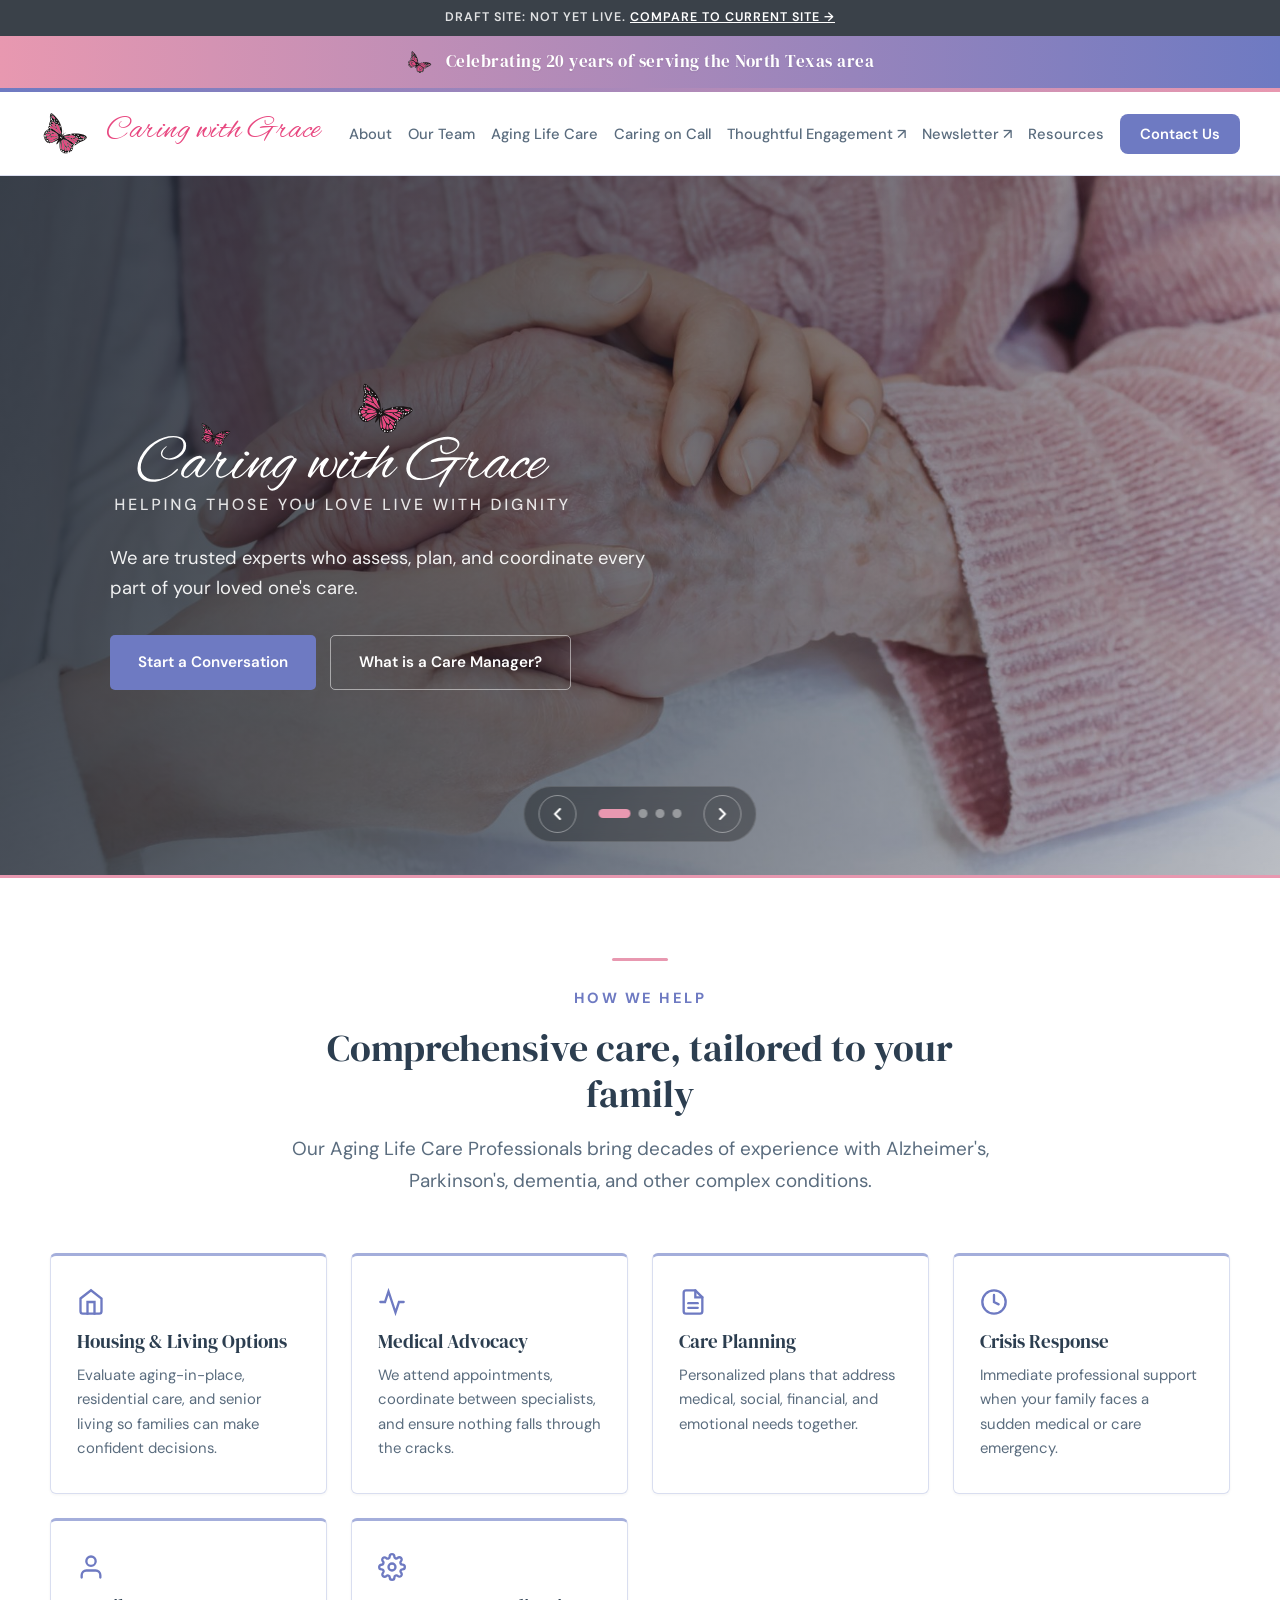
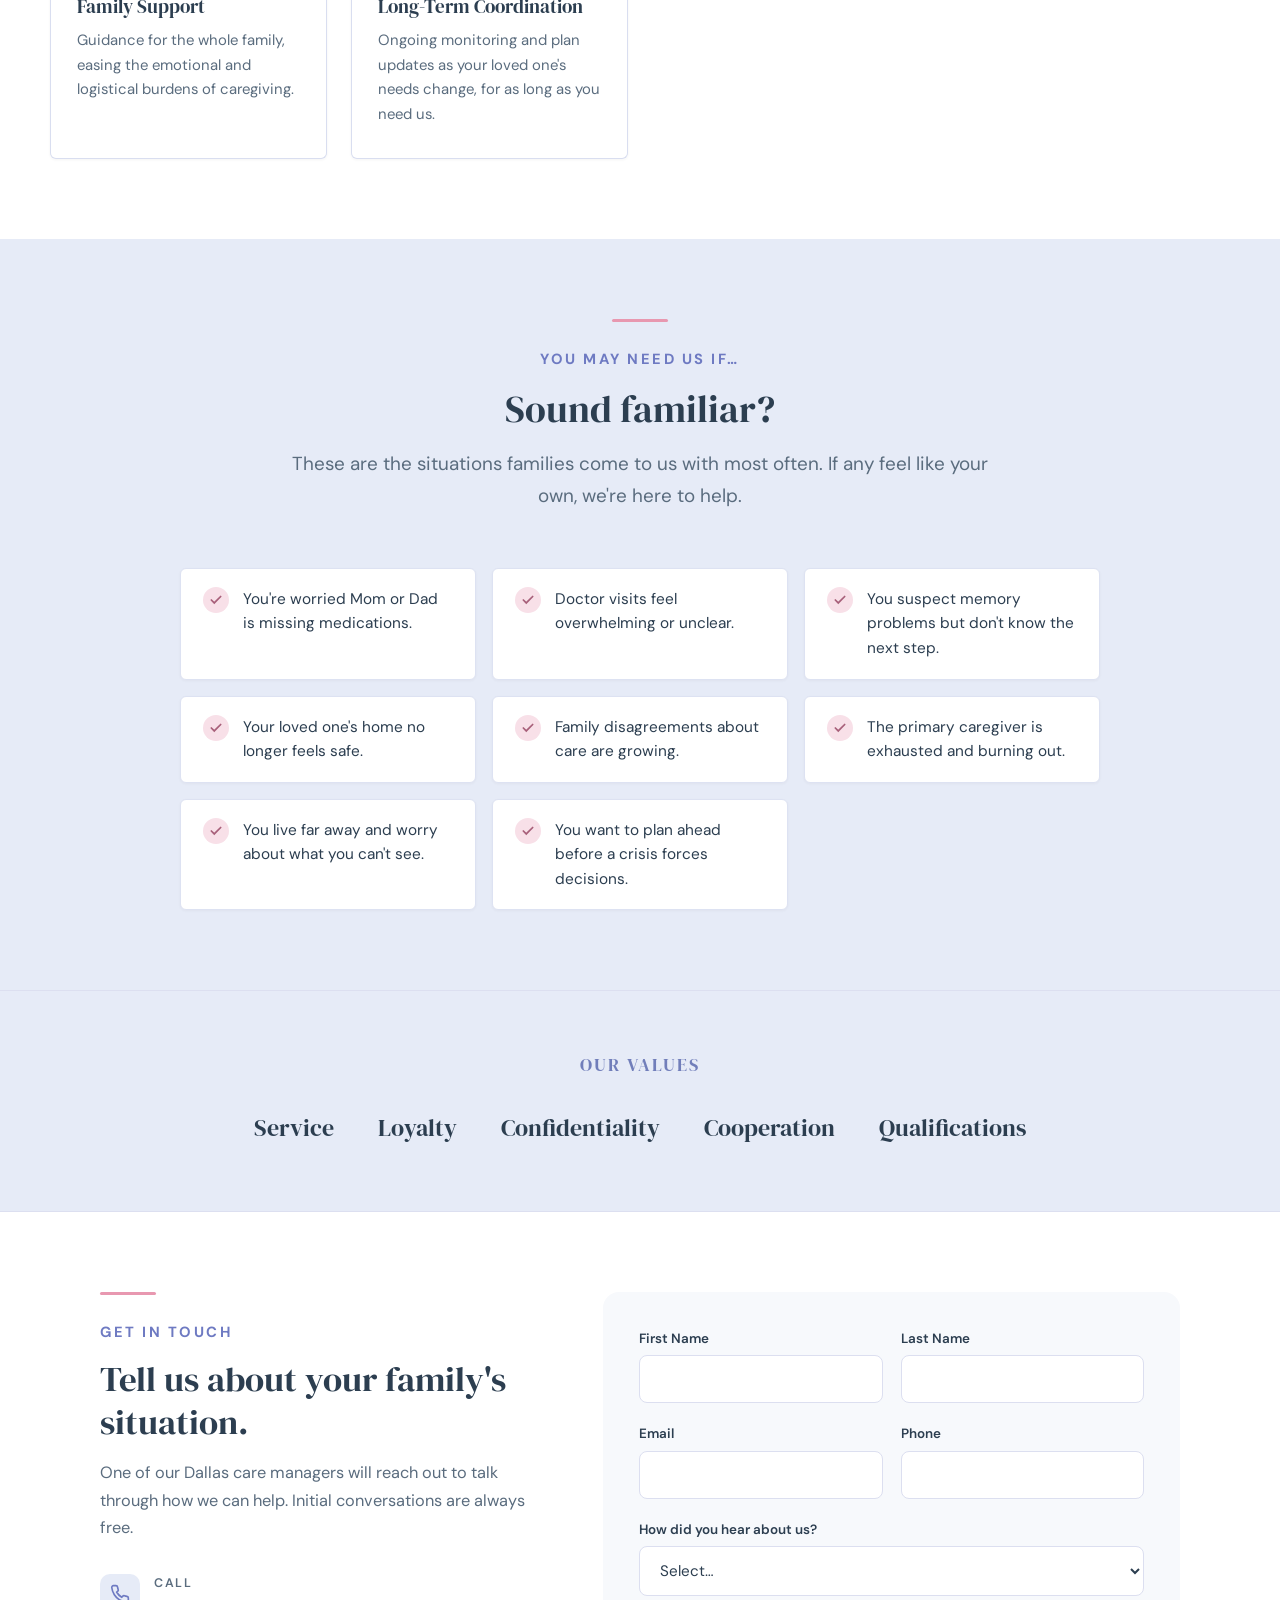
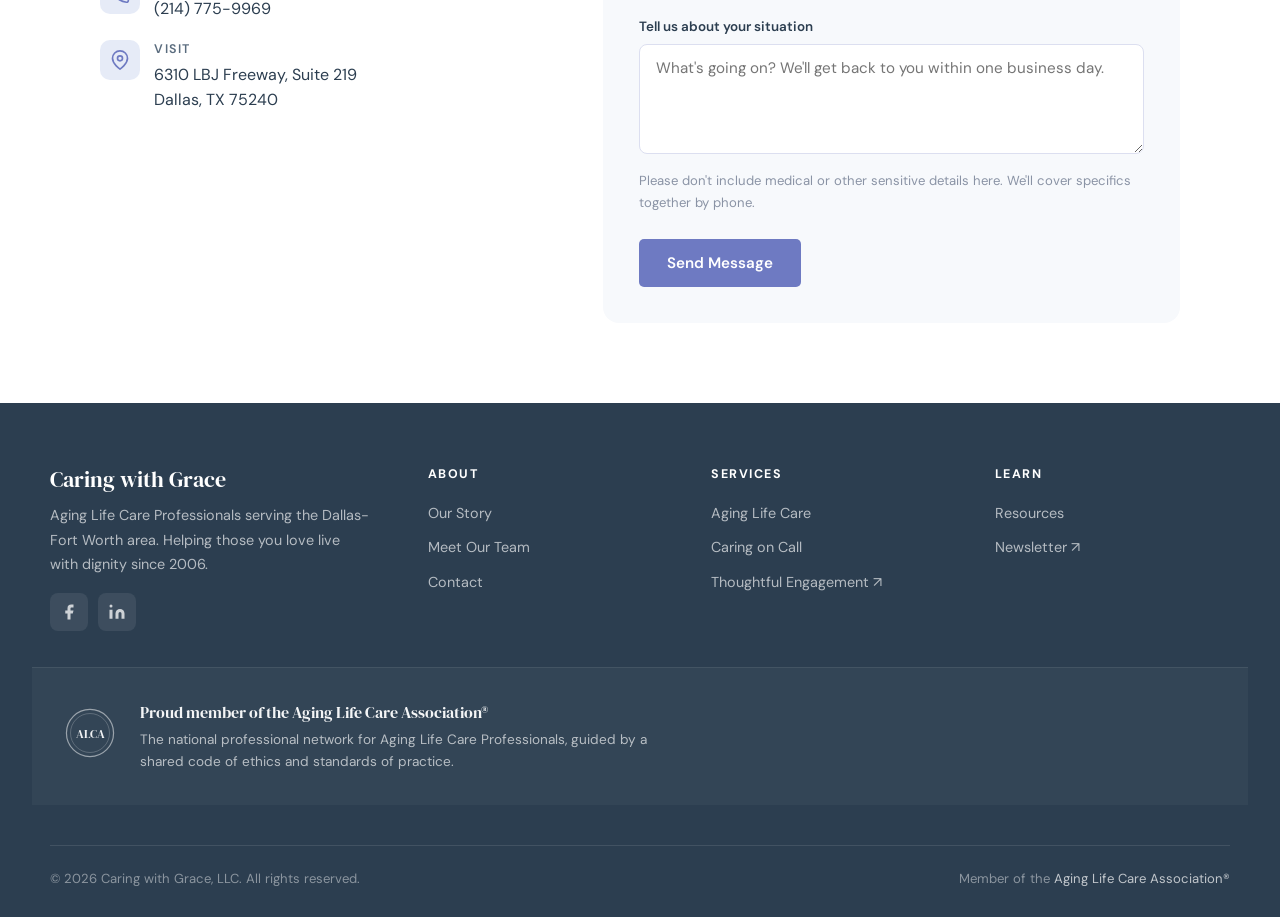
<file: index.html>
<!DOCTYPE html>
<html lang="en">
<head>
  <meta charset="UTF-8">
  <meta name="viewport" content="width=device-width, initial-scale=1.0">
  <title>Caring with Grace | Aging Life Care Professionals in Dallas</title>
  <meta name="description" content="Caring with Grace provides expert Aging Life Care management for families in the Dallas-Fort Worth area. Helping those you love live with dignity.">
  <link rel="preconnect" href="https://fonts.googleapis.com">
  <link rel="preconnect" href="https://fonts.gstatic.com" crossorigin>
  <link href="https://fonts.googleapis.com/css2?family=DM+Serif+Display:ital@0;1&family=Alex+Brush&family=DM+Sans:ital,wght@0,400;0,500;0,600;0,700;1,400&display=swap" rel="stylesheet">
  <link rel="canonical" href="https://clayborneo.github.io/cwg-site-draft/">
  <meta name="robots" content="noindex">  <!-- draft only: remove at launch -->
  <meta property="og:type" content="website">
  <meta property="og:site_name" content="Caring with Grace">
  <meta property="og:title" content="Caring with Grace | Aging Life Care Professionals in Dallas">
  <meta property="og:description" content="Caring with Grace provides expert Aging Life Care management for families in the Dallas-Fort Worth area. Helping those you love live with dignity.">
  <meta property="og:url" content="https://clayborneo.github.io/cwg-site-draft/">
  <meta property="og:image" content="https://clayborneo.github.io/cwg-site-draft/assets/img/hero/slide1.jpg">
  <meta name="twitter:card" content="summary_large_image">
  <link rel="icon" type="image/svg+xml" href="assets/svg/badge.svg">
  <link rel="stylesheet" href="assets/css/style.css?v=28">
</head>
<body>

<div class="draft-banner">Draft site: not yet live. <a href="https://www.caringwithgrace.com" target="_blank">Compare to current site →</a></div>
<div class="announce-band"><img src="assets/svg/butterfly.svg" alt="" width="20" height="20"><span>Celebrating 20 years of serving the North Texas area</span></div>
<div class="header-accent"></div>

<header class="site-header">
  <a href="index.html" class="site-logo">
    <img src="assets/svg/butterfly.svg" alt="" width="52" height="52" class="site-logo-mark">
    <span class="site-logo-text">Caring with <span class="grace">Grace</span></span>
  </a>
  <button class="nav-toggle" aria-label="Toggle menu"><span></span><span></span><span></span></button>
  <ul class="site-nav">
    <li><a href="about.html">About</a></li>
    <li><a href="team.html">Our Team</a></li>
    <li><a href="aging-life-care.html">Aging Life Care</a></li>
    <li><a href="caring-on-call.html">Caring on Call</a></li>
    <li><a href="https://dallasthoughtfulengagement.com" target="_blank" rel="noopener">Thoughtful Engagement &nearr;</a></li>
    <li><a href="https://caringconnectionnews.com" target="_blank" rel="noopener">Newsletter &nearr;</a></li>
    <li><a href="resources.html">Resources</a></li>
    <li><a href="contact.html" class="nav-cta">Contact Us</a></li>
  </ul>
</header>

<section class="hero-carousel" id="hero-carousel" aria-roledescription="carousel" aria-label="What care management means">

  <div class="carousel-slides">

    <div class="carousel-slide active" data-slide="0">
      <div class="carousel-img" style="background-image: url('assets/img/hero/slide1.jpg');"></div>
      <div class="carousel-overlay"></div>
      <div class="carousel-content">
        <div class="hero-lockup">
          <h1 class="sr-only">Caring with Grace: helping those you love live with dignity</h1>
          <img class="hero-l5-img" src="assets/svg/l5-lockup-white.svg?v=3" alt="Caring with Grace">
        </div>
        <p class="hero-explainer">We are trusted experts who assess, plan, and coordinate every part of your loved one's care.</p>
        <div class="carousel-ctas">
          <a href="contact.html" class="btn btn-primary">Start a Conversation</a>
          <a href="aging-life-care.html" class="btn btn-ghost">What is a Care Manager?</a>
        </div>
      </div>
    </div>

    <div class="carousel-slide" data-slide="1">
      <div class="carousel-img" style="background-image: url('assets/img/hero/slide2.jpg');"></div>
      <div class="carousel-overlay"></div>
      <div class="carousel-content">
        <span class="carousel-eyebrow">02 · Personalized Plans</span>
        <h1>A plan built around your family</h1>
        <p>We start by listening: to your loved one's wishes, your family's concerns, and the realities on the ground. Then we build a care plan that fits, and adapts as needs change.</p>
        <div class="carousel-ctas">
          <a href="contact.html" class="btn btn-primary">Start a Conversation</a>
          <a href="aging-life-care.html" class="btn btn-ghost">What is a Care Manager?</a>
        </div>
      </div>
    </div>

    <div class="carousel-slide" data-slide="2">
      <div class="carousel-img" style="background-image: url('assets/img/hero/slide3b.jpg');"></div>
      <div class="carousel-overlay"></div>
      <div class="carousel-content">
        <span class="carousel-eyebrow">03 · Your Advocate</span>
        <h1>A knowledgeable voice at every appointment</h1>
        <p>We attend medical visits with your loved one, ask the right questions, coordinate between specialists, and make sure nothing falls through the cracks.</p>
        <div class="carousel-ctas">
          <a href="contact.html" class="btn btn-primary">Start a Conversation</a>
          <a href="aging-life-care.html" class="btn btn-ghost">What is a Care Manager?</a>
        </div>
      </div>
    </div>

    <div class="carousel-slide" data-slide="3">
      <div class="carousel-img" style="background-image: url('assets/img/hero/slide4c.jpg');"></div>
      <div class="carousel-overlay"></div>
      <div class="carousel-content">
        <span class="carousel-eyebrow">04 · Peace of Mind</span>
        <h1>Decisions made together, with expertise in the room</h1>
        <p>From crisis response to long-term planning, we walk alongside your family. Clarity, less stress, and confidence that your loved one is in good hands.</p>
        <div class="carousel-ctas">
          <a href="contact.html" class="btn btn-primary">Start a Conversation</a>
          <a href="aging-life-care.html" class="btn btn-ghost">What is a Care Manager?</a>
        </div>
      </div>
    </div>

  </div>

  <div class="carousel-controls">
    <button class="carousel-arrow carousel-prev" aria-label="Previous slide">
      <svg viewBox="0 0 24 24" width="20" height="20" fill="none" stroke="currentColor" stroke-width="2.5" stroke-linecap="round" stroke-linejoin="round"><polyline points="15 18 9 12 15 6"/></svg>
    </button>
    <div class="carousel-dots">
      <button class="carousel-dot active" data-target="0" aria-label="Slide 1"></button>
      <button class="carousel-dot" data-target="1" aria-label="Slide 2"></button>
      <button class="carousel-dot" data-target="2" aria-label="Slide 3"></button>
      <button class="carousel-dot" data-target="3" aria-label="Slide 4"></button>
    </div>
    <button class="carousel-arrow carousel-next" aria-label="Next slide">
      <svg viewBox="0 0 24 24" width="20" height="20" fill="none" stroke="currentColor" stroke-width="2.5" stroke-linecap="round" stroke-linejoin="round"><polyline points="9 18 15 12 9 6"/></svg>
    </button>
  </div>

  <div class="carousel-progress"><div class="carousel-progress-bar" id="carousel-progress-bar"></div></div>

</section>

<section>
  <div class="section-inner">
    <div class="section-header">
      <div class="section-divider"></div>
      <span class="section-eyebrow">How We Help</span>
      <h2>Comprehensive care, tailored to your family</h2>
      <p>Our Aging Life Care Professionals bring decades of experience with Alzheimer's, Parkinson's, dementia, and other complex conditions.</p>
    </div>
    <div class="services-grid">
      <div class="service-card">
        <div class="service-icon">
          <svg viewBox="0 0 24 24" width="24" height="24" fill="none" stroke="currentColor" stroke-width="2" stroke-linecap="round"><path d="M3 9l9-7 9 7v11a2 2 0 0 1-2 2H5a2 2 0 0 1-2-2z"/><polyline points="9 22 9 12 15 12 15 22"/></svg>
        </div>
        <h3>Housing &amp; Living Options</h3>
        <p>Evaluate aging-in-place, residential care, and senior living so families can make confident decisions.</p>
      </div>
      <div class="service-card">
        <div class="service-icon">
          <svg viewBox="0 0 24 24" width="24" height="24" fill="none" stroke="currentColor" stroke-width="2" stroke-linecap="round"><path d="M22 12h-4l-3 9L9 3l-3 9H2"/></svg>
        </div>
        <h3>Medical Advocacy</h3>
        <p>We attend appointments, coordinate between specialists, and ensure nothing falls through the cracks.</p>
      </div>
      <div class="service-card">
        <div class="service-icon">
          <svg viewBox="0 0 24 24" width="24" height="24" fill="none" stroke="currentColor" stroke-width="2" stroke-linecap="round"><path d="M14 2H6a2 2 0 0 0-2 2v16a2 2 0 0 0 2 2h12a2 2 0 0 0 2-2V8z"/><polyline points="14 2 14 8 20 8"/><line x1="16" y1="13" x2="8" y2="13"/><line x1="16" y1="17" x2="8" y2="17"/></svg>
        </div>
        <h3>Care Planning</h3>
        <p>Personalized plans that address medical, social, financial, and emotional needs together.</p>
      </div>
      <div class="service-card">
        <div class="service-icon">
          <svg viewBox="0 0 24 24" width="24" height="24" fill="none" stroke="currentColor" stroke-width="2" stroke-linecap="round"><circle cx="12" cy="12" r="10"/><path d="M12 6v6l4 2"/></svg>
        </div>
        <h3>Crisis Response</h3>
        <p>Immediate professional support when your family faces a sudden medical or care emergency.</p>
      </div>
      <div class="service-card">
        <div class="service-icon">
          <svg viewBox="0 0 24 24" width="24" height="24" fill="none" stroke="currentColor" stroke-width="2" stroke-linecap="round"><path d="M20 21v-2a4 4 0 0 0-4-4H8a4 4 0 0 0-4 4v2"/><circle cx="12" cy="7" r="4"/></svg>
        </div>
        <h3>Family Support</h3>
        <p>Guidance for the whole family, easing the emotional and logistical burdens of caregiving.</p>
      </div>
      <div class="service-card">
        <div class="service-icon">
          <svg viewBox="0 0 24 24" width="24" height="24" fill="none" stroke="currentColor" stroke-width="2" stroke-linecap="round"><circle cx="12" cy="12" r="3"/><path d="M19.4 15a1.65 1.65 0 0 0 .33 1.82l.06.06a2 2 0 0 1 0 2.83 2 2 0 0 1-2.83 0l-.06-.06a1.65 1.65 0 0 0-1.82-.33 1.65 1.65 0 0 0-1 1.51V21a2 2 0 0 1-2 2 2 2 0 0 1-2-2v-.09A1.65 1.65 0 0 0 9 19.4a1.65 1.65 0 0 0-1.82.33l-.06.06a2 2 0 0 1-2.83 0 2 2 0 0 1 0-2.83l.06-.06a1.65 1.65 0 0 0 .33-1.82 1.65 1.65 0 0 0-1.51-1H3a2 2 0 0 1-2-2 2 2 0 0 1 2-2h.09A1.65 1.65 0 0 0 4.6 9a1.65 1.65 0 0 0-.33-1.82l-.06-.06a2 2 0 0 1 0-2.83 2 2 0 0 1 2.83 0l.06.06a1.65 1.65 0 0 0 1.82.33H9a1.65 1.65 0 0 0 1-1.51V3a2 2 0 0 1 2-2 2 2 0 0 1 2 2v.09a1.65 1.65 0 0 0 1 1.51 1.65 1.65 0 0 0 1.82-.33l.06-.06a2 2 0 0 1 2.83 0 2 2 0 0 1 0 2.83l-.06.06a1.65 1.65 0 0 0-.33 1.82V9a1.65 1.65 0 0 0 1.51 1H21a2 2 0 0 1 2 2 2 2 0 0 1-2 2h-.09a1.65 1.65 0 0 0-1.51 1z"/></svg>
        </div>
        <h3>Long-Term Coordination</h3>
        <p>Ongoing monitoring and plan updates as your loved one's needs change, for as long as you need us.</p>
      </div>
    </div>
  </div>
</section>

<section class="checklist-section">
  <div class="section-inner">
    <div class="section-header">
      <div class="section-divider"></div>
      <span class="section-eyebrow">You May Need Us If…</span>
      <h2>Sound familiar?</h2>
      <p>These are the situations families come to us with most often. If any feel like your own, we're here to help.</p>
    </div>
    <ul class="checklist">
      <li><span class="check-icon"><svg viewBox="0 0 24 24" width="14" height="14" fill="none" stroke="currentColor" stroke-width="3" stroke-linecap="round"><polyline points="20 6 9 17 4 12"/></svg></span>You're worried Mom or Dad is missing medications.</li>
      <li><span class="check-icon"><svg viewBox="0 0 24 24" width="14" height="14" fill="none" stroke="currentColor" stroke-width="3" stroke-linecap="round"><polyline points="20 6 9 17 4 12"/></svg></span>Doctor visits feel overwhelming or unclear.</li>
      <li><span class="check-icon"><svg viewBox="0 0 24 24" width="14" height="14" fill="none" stroke="currentColor" stroke-width="3" stroke-linecap="round"><polyline points="20 6 9 17 4 12"/></svg></span>You suspect memory problems but don't know the next step.</li>
      <li><span class="check-icon"><svg viewBox="0 0 24 24" width="14" height="14" fill="none" stroke="currentColor" stroke-width="3" stroke-linecap="round"><polyline points="20 6 9 17 4 12"/></svg></span>Your loved one's home no longer feels safe.</li>
      <li><span class="check-icon"><svg viewBox="0 0 24 24" width="14" height="14" fill="none" stroke="currentColor" stroke-width="3" stroke-linecap="round"><polyline points="20 6 9 17 4 12"/></svg></span>Family disagreements about care are growing.</li>
      <li><span class="check-icon"><svg viewBox="0 0 24 24" width="14" height="14" fill="none" stroke="currentColor" stroke-width="3" stroke-linecap="round"><polyline points="20 6 9 17 4 12"/></svg></span>The primary caregiver is exhausted and burning out.</li>
      <li><span class="check-icon"><svg viewBox="0 0 24 24" width="14" height="14" fill="none" stroke="currentColor" stroke-width="3" stroke-linecap="round"><polyline points="20 6 9 17 4 12"/></svg></span>You live far away and worry about what you can't see.</li>
      <li><span class="check-icon"><svg viewBox="0 0 24 24" width="14" height="14" fill="none" stroke="currentColor" stroke-width="3" stroke-linecap="round"><polyline points="20 6 9 17 4 12"/></svg></span>You want to plan ahead before a crisis forces decisions.</li>
    </ul>
  </div>
</section>

<section class="values-band">
  <div class="values-band-inner">
    <h3>Our Values</h3>
    <ul class="values-list">
      <li>Service</li>
      <li>Loyalty</li>
      <li>Confidentiality</li>
      <li>Cooperation</li>
      <li>Qualifications</li>
    </ul>
  </div>
</section>

<section class="contact-section">
  <div class="contact-grid">
    <div class="contact-info">
      <div class="section-divider" style="margin-left: 0;"></div>
      <span class="section-eyebrow">Get in Touch</span>
      <h2>Tell us about your family's situation.</h2>
      <p>One of our Dallas care managers will reach out to talk through how we can help. Initial conversations are always free.</p>
      <ul class="contact-list">
        <li>
          <span class="ci-icon"><svg viewBox="0 0 24 24" width="20" height="20" fill="none" stroke="currentColor" stroke-width="2" stroke-linecap="round"><path d="M22 16.92v3a2 2 0 0 1-2.18 2 19.79 19.79 0 0 1-8.63-3.07 19.5 19.5 0 0 1-6-6 19.79 19.79 0 0 1-3.07-8.67A2 2 0 0 1 4.11 2h3a2 2 0 0 1 2 1.72 12.84 12.84 0 0 0 .7 2.81 2 2 0 0 1-.45 2.11L8.09 9.91a16 16 0 0 0 6 6l1.27-1.27a2 2 0 0 1 2.11-.45 12.84 12.84 0 0 0 2.81.7A2 2 0 0 1 22 16.92z"/></svg></span>
          <div><strong>Call</strong><a href="tel:+12147759969">(214) 775-9969</a></div>
        </li>
        <li>
          <span class="ci-icon"><svg viewBox="0 0 24 24" width="20" height="20" fill="none" stroke="currentColor" stroke-width="2" stroke-linecap="round"><path d="M21 10c0 7-9 13-9 13s-9-6-9-13a9 9 0 0 1 18 0z"/><circle cx="12" cy="10" r="3"/></svg></span>
          <div><strong>Visit</strong><span>6310 LBJ Freeway, Suite 219<br>Dallas, TX 75240</span></div>
        </li>
      </ul>
    </div>
    <form class="contact-form" novalidate>
      <div class="hp-field" aria-hidden="true"><label>Website<input type="text" name="website" tabindex="-1" autocomplete="off"></label></div>
      <div class="form-row">
        <div class="form-group"><label for="hp-fn">First Name</label><input id="hp-fn" type="text" required></div>
        <div class="form-group"><label for="hp-ln">Last Name</label><input id="hp-ln" type="text" required></div>
      </div>
      <div class="form-row">
        <div class="form-group"><label for="hp-em">Email</label><input id="hp-em" type="email" required></div>
        <div class="form-group"><label for="hp-ph">Phone</label><input id="hp-ph" type="tel"></div>
      </div>
      <div class="form-group">
        <label for="hp-ref">How did you hear about us?</label>
        <select id="hp-ref">
          <option value="">Select…</option>
          <option>Google or web search</option>
          <option>Referred by a doctor or healthcare provider</option>
          <option>Referred by a family member or friend</option>
          <option>Referred by an attorney or financial advisor</option>
          <option>ALCA / Aging Life Care Association</option>
          <option>Social media</option>
          <option>Other</option>
        </select>
      </div>
      <div class="form-group">
        <label for="hp-msg">Tell us about your situation</label>
        <textarea id="hp-msg" placeholder="What's going on? We'll get back to you within one business day."></textarea>
      </div>
      <p class="form-privacy">Please don't include medical or other sensitive details here. We'll cover specifics together by phone.</p>
      <button type="submit" class="btn btn-primary" style="align-self: flex-start;">Send Message</button>
    </form>
  </div>
</section>

<footer class="site-footer">
  <div class="footer-inner">
    <div class="footer-brand">
      <h3>Caring with Grace</h3>
      <p>Aging Life Care Professionals serving the Dallas-Fort Worth area. Helping those you love live with dignity since 2006.</p>
      <div class="footer-social">
        <a href="https://www.facebook.com/CaringWithGrace" aria-label="Facebook" target="_blank"><svg viewBox="0 0 24 24" width="18" height="18" fill="currentColor"><path d="M18 2h-3a5 5 0 0 0-5 5v3H7v4h3v8h4v-8h3l1-4h-4V7a1 1 0 0 1 1-1h3z"/></svg></a>
        <a href="https://www.linkedin.com/company/caring-with-grace" aria-label="LinkedIn" target="_blank"><svg viewBox="0 0 24 24" width="18" height="18" fill="currentColor"><path d="M16 8a6 6 0 0 1 6 6v7h-4v-7a2 2 0 0 0-4 0v7h-4v-7a6 6 0 0 1 6-6z"/><rect x="2" y="9" width="4" height="12"/><circle cx="4" cy="4" r="2"/></svg></a>
      </div>
    </div>
    <div class="footer-col">
      <h4>About</h4>
      <ul>
        <li><a href="about.html">Our Story</a></li>
        <li><a href="team.html">Meet Our Team</a></li>
        <li><a href="contact.html">Contact</a></li>
      </ul>
    </div>
    <div class="footer-col">
      <h4>Services</h4>
      <ul>
        <li><a href="aging-life-care.html">Aging Life Care</a></li>
        <li><a href="caring-on-call.html">Caring on Call</a></li>
        <li><a href="https://dallasthoughtfulengagement.com" target="_blank" rel="noopener">Thoughtful Engagement &nearr;</a></li>
      </ul>
    </div>
    <div class="footer-col">
      <h4>Learn</h4>
      <ul>
        <li><a href="resources.html">Resources</a></li>
        <li><a href="https://caringconnectionnews.com" target="_blank" rel="noopener">Newsletter &nearr;</a></li>
      </ul>
    </div>
  </div>
  <div class="alca-band">
    <div class="alca-band-inner">
      <div class="alca-mark" aria-hidden="true">
        <svg viewBox="0 0 64 64" width="52" height="52">
          <circle cx="32" cy="32" r="29" fill="none" stroke="currentColor" stroke-width="1.5" opacity="0.55"/>
          <circle cx="32" cy="32" r="24" fill="none" stroke="currentColor" stroke-width="0.8" opacity="0.35"/>
          <text x="32" y="38" text-anchor="middle" font-family="'DM Serif Display', Georgia, serif" font-size="15" font-weight="400" fill="currentColor">ALCA</text>
        </svg>
      </div>
      <div class="alca-text">
        <strong>Proud member of the Aging Life Care Association®</strong>
        <p>The national professional network for Aging Life Care Professionals, guided by a shared code of ethics and standards of practice.</p>
      </div>
    </div>
  </div>
  <div class="footer-bottom">
    <span>&copy; 2026 Caring with Grace, LLC. All rights reserved.</span>
    <span>Member of the <a href="https://www.aginglifecare.org" target="_blank" style="color: rgba(255,255,255,0.7);">Aging Life Care Association®</a></span>
  </div>
</footer>

<script src="assets/js/main.js"></script>
</body>
</html>
</file>
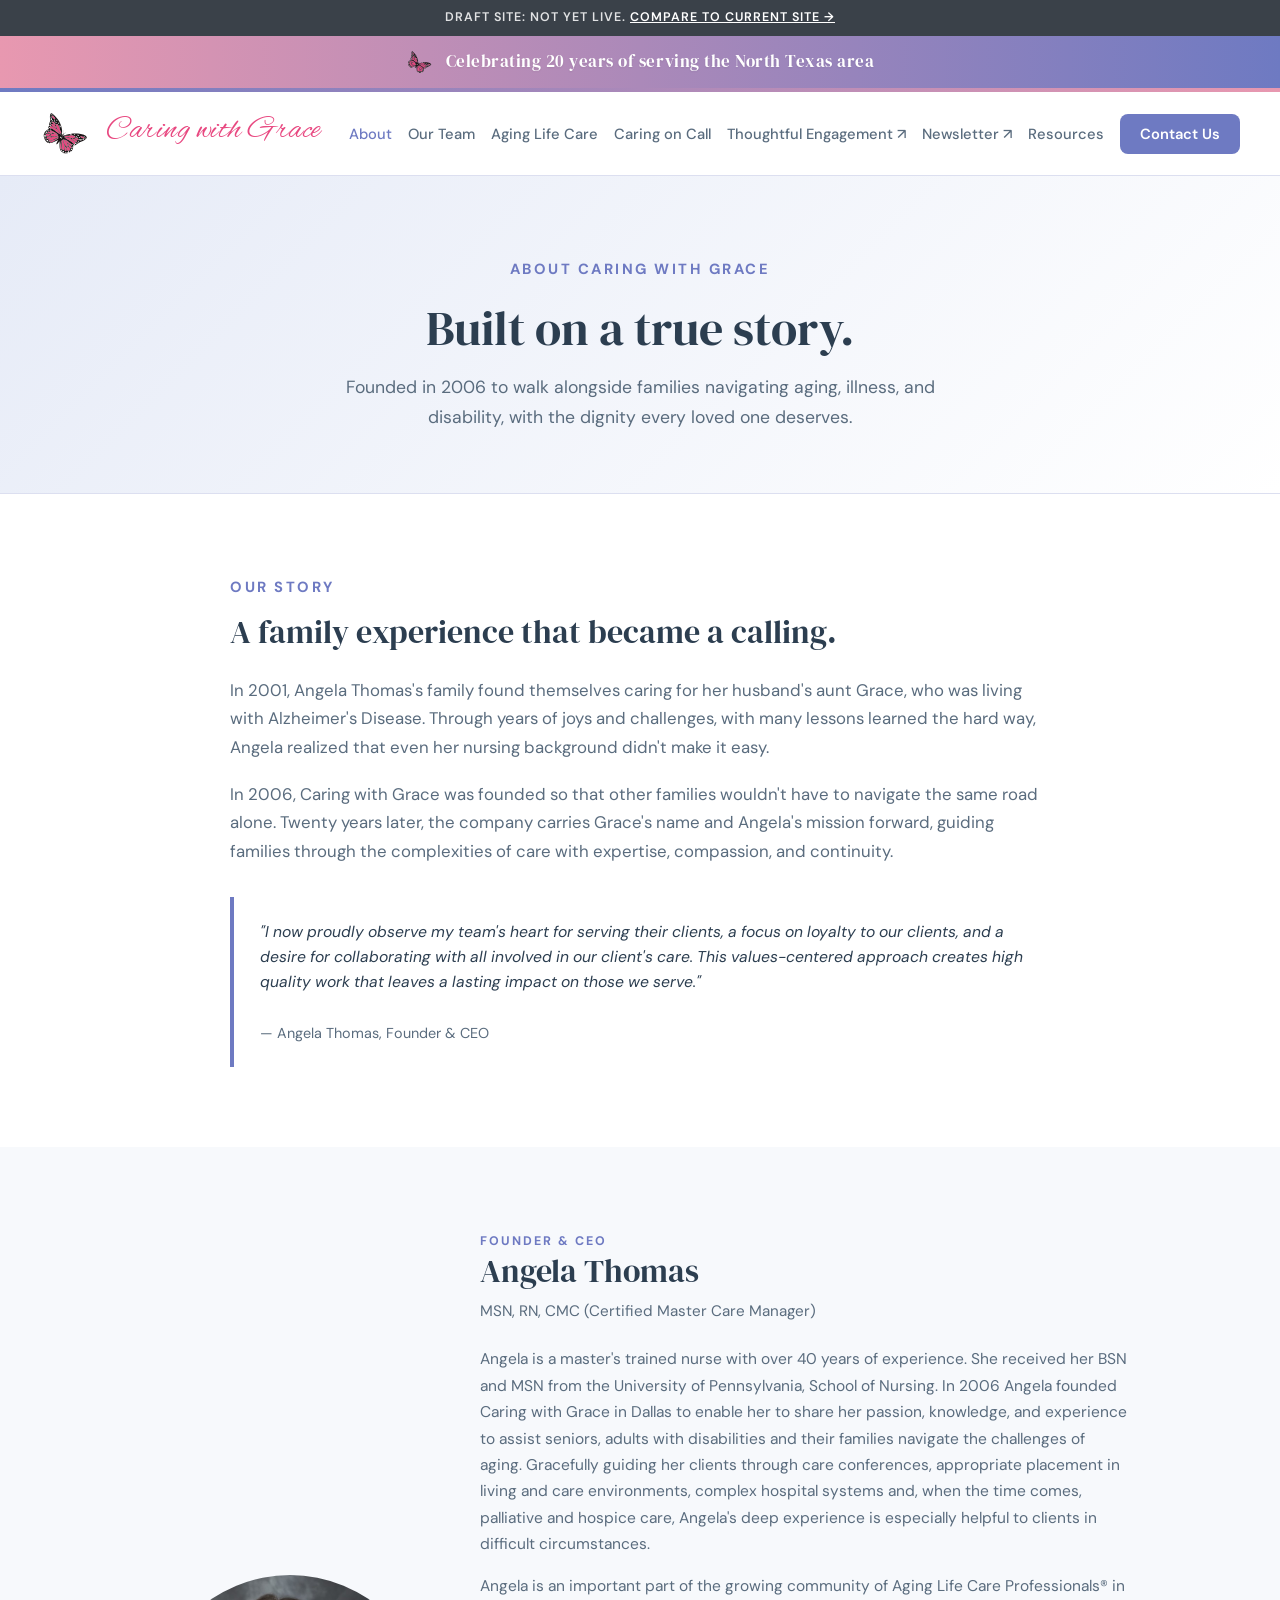
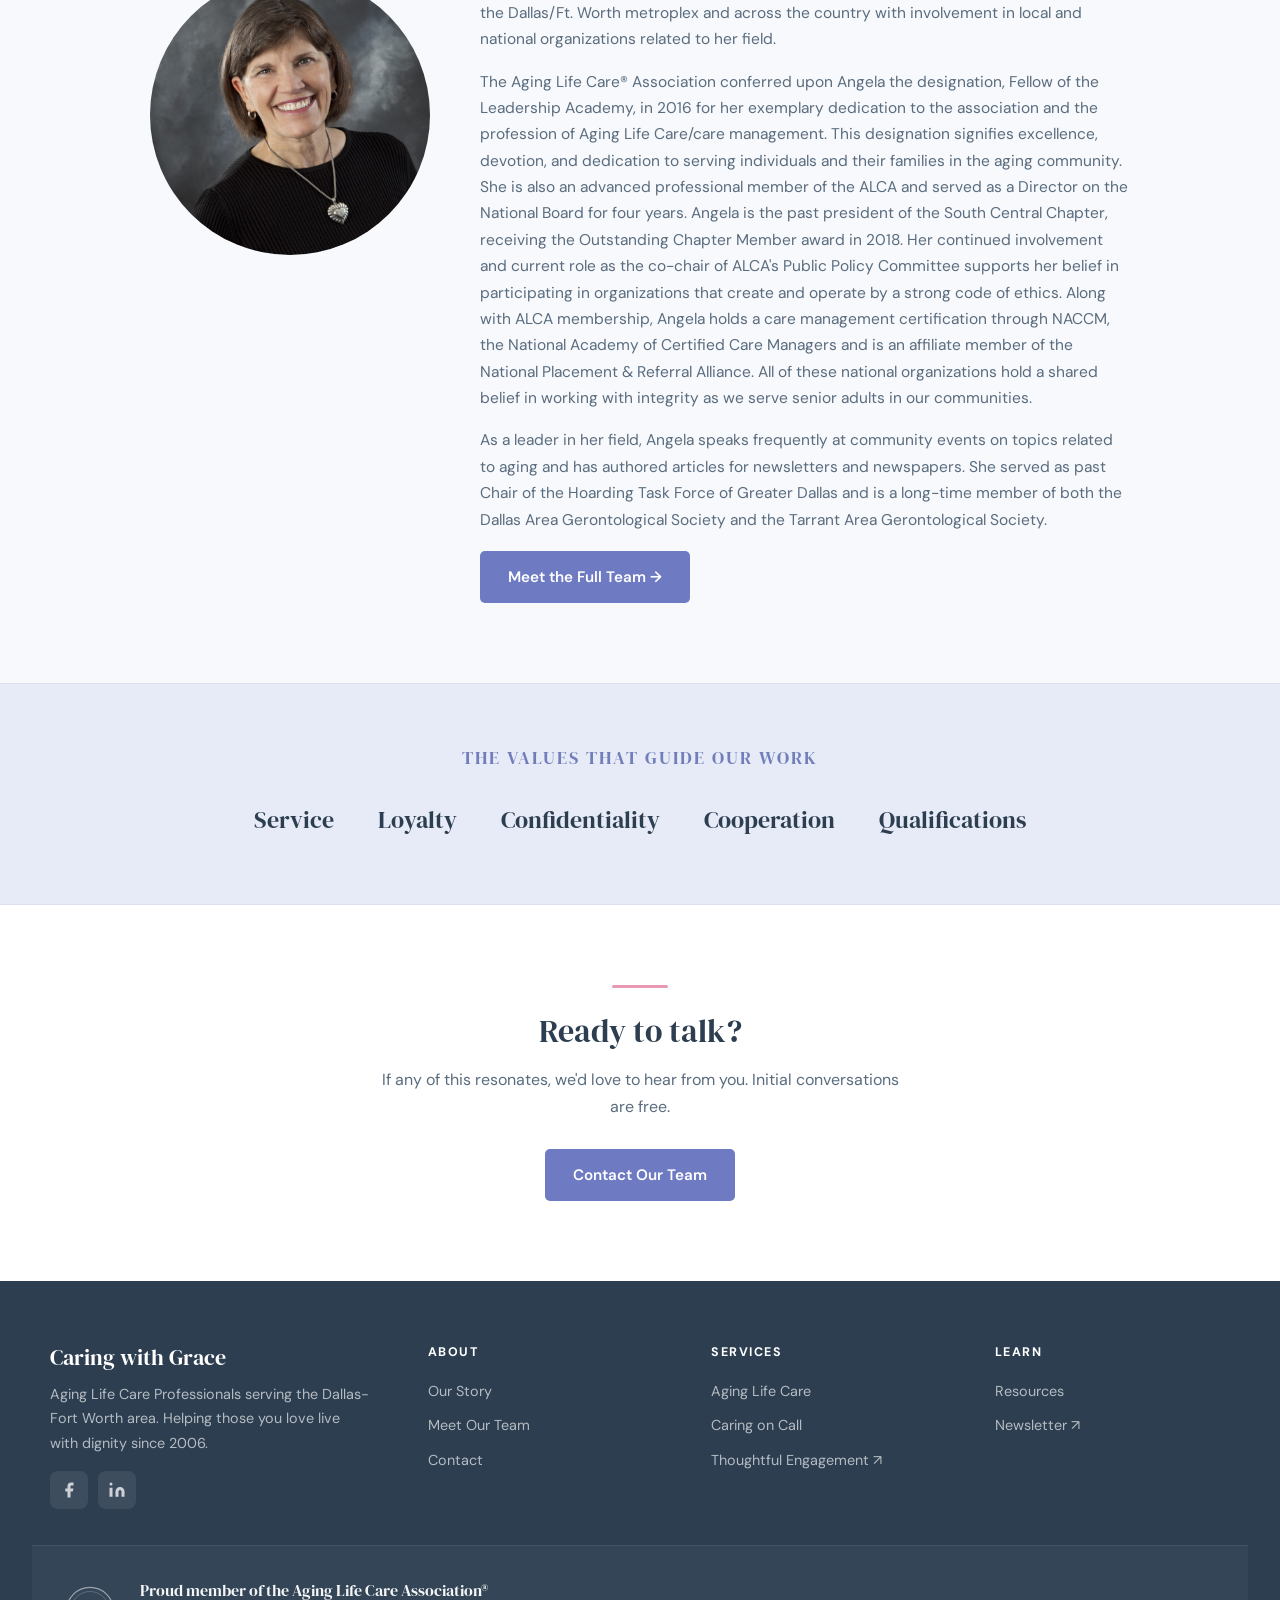
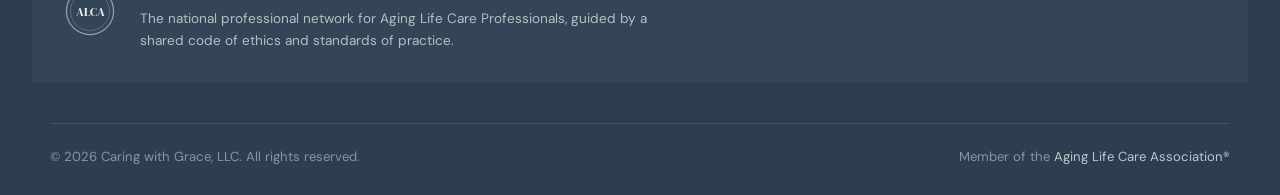
<file: about.html>
<!DOCTYPE html>
<html lang="en">
<head>
  <meta charset="UTF-8">
  <meta name="viewport" content="width=device-width, initial-scale=1.0">
  <title>About | Caring with Grace</title>
  <meta name="description" content="The story behind Caring with Grace, founded in 2006 by Angela Thomas, MSN, RN, CMC, to help families navigate the complexities of aging.">
  <link rel="preconnect" href="https://fonts.googleapis.com">
  <link rel="preconnect" href="https://fonts.gstatic.com" crossorigin>
  <link href="https://fonts.googleapis.com/css2?family=DM+Serif+Display:ital@0;1&family=Alex+Brush&family=DM+Sans:ital,wght@0,400;0,500;0,600;0,700;1,400&display=swap" rel="stylesheet">
  <link rel="canonical" href="https://clayborneo.github.io/cwg-site-draft/about.html">
  <meta name="robots" content="noindex">  <!-- draft only: remove at launch -->
  <meta property="og:type" content="website">
  <meta property="og:site_name" content="Caring with Grace">
  <meta property="og:title" content="About | Caring with Grace">
  <meta property="og:description" content="The story behind Caring with Grace, founded in 2006 by Angela Thomas, MSN, RN, CMC, to help families navigate the complexities of aging.">
  <meta property="og:url" content="https://clayborneo.github.io/cwg-site-draft/about.html">
  <meta property="og:image" content="https://clayborneo.github.io/cwg-site-draft/assets/img/hero/slide1.jpg">
  <meta name="twitter:card" content="summary_large_image">
  <link rel="icon" type="image/svg+xml" href="assets/svg/badge.svg">
  <link rel="stylesheet" href="assets/css/style.css?v=28">
</head>
<body>

<div class="draft-banner">Draft site: not yet live. <a href="https://www.caringwithgrace.com/about-us" target="_blank">Compare to current site →</a></div>
<div class="announce-band"><img src="assets/svg/butterfly.svg" alt="" width="20" height="20"><span>Celebrating 20 years of serving the North Texas area</span></div>
<div class="header-accent"></div>

<header class="site-header">
  <a href="index.html" class="site-logo">
    <img src="assets/svg/butterfly.svg" alt="" width="52" height="52" class="site-logo-mark">
    <span class="site-logo-text">Caring with <span class="grace">Grace</span></span>
  </a>
  <button class="nav-toggle" aria-label="Toggle menu"><span></span><span></span><span></span></button>
  <ul class="site-nav">
    <li><a href="about.html">About</a></li>
    <li><a href="team.html">Our Team</a></li>
    <li><a href="aging-life-care.html">Aging Life Care</a></li>
    <li><a href="caring-on-call.html">Caring on Call</a></li>
    <li><a href="https://dallasthoughtfulengagement.com" target="_blank" rel="noopener">Thoughtful Engagement &nearr;</a></li>
    <li><a href="https://caringconnectionnews.com" target="_blank" rel="noopener">Newsletter &nearr;</a></li>
    <li><a href="resources.html">Resources</a></li>
    <li><a href="contact.html" class="nav-cta">Contact Us</a></li>
  </ul>
</header>

<div class="page-intro">
  <span class="section-eyebrow">About Caring with Grace</span>
  <h1>Built on a true story.</h1>
  <p>Founded in 2006 to walk alongside families navigating aging, illness, and disability, with the dignity every loved one deserves.</p>
</div>

<section>
  <div class="section-inner" style="max-width: 820px;">
    <span class="section-eyebrow">Our Story</span>
    <h2 style="font-size: 2rem; margin-bottom: 24px;">A family experience that became a calling.</h2>
    <p style="font-size: 1.05rem; color: var(--text-light); margin-bottom: 18px;">In 2001, Angela Thomas's family found themselves caring for her husband's aunt Grace, who was living with Alzheimer's Disease. Through years of joys and challenges, with many lessons learned the hard way, Angela realized that even her nursing background didn't make it easy.</p>
    <p style="font-size: 1.05rem; color: var(--text-light); margin-bottom: 18px;">In 2006, Caring with Grace was founded so that other families wouldn't have to navigate the same road alone. Twenty years later, the company carries Grace's name and Angela's mission forward, guiding families through the complexities of care with expertise, compassion, and continuity.</p>
    <div class="framing-callout" style="margin-top: 32px;">
      "I now proudly observe my team's heart for serving their clients, a focus on loyalty to our clients, and a desire for collaborating with all involved in our client's care. This values-centered approach creates high quality work that leaves a lasting impact on those we serve."<br><br>
      <span style="font-style: normal; color: var(--text-light); font-size: 0.9rem;">— Angela Thomas, Founder &amp; CEO</span>
    </div>
  </div>
</section>

<section class="founder-highlight">
  <div class="founder-grid">
    <div class="founder-photo" style="background-image: url('assets/img/team/angela.jpg'); background-size: cover; background-position: center; opacity: 1;"></div>
    <div class="founder-text">
      <span class="founder-eyebrow">Founder &amp; CEO</span>
      <h2>Angela Thomas</h2>
      <p class="founder-creds">MSN, RN, CMC (Certified Master Care Manager)</p>
      <p style="margin-bottom: 16px; color: var(--text-light); font-size: 0.97rem;">Angela is a master's trained nurse with over 40 years of experience. She received her BSN and MSN from the University of Pennsylvania, School of Nursing. In 2006 Angela founded Caring with Grace in Dallas to enable her to share her passion, knowledge, and experience to assist seniors, adults with disabilities and their families navigate the challenges of aging. Gracefully guiding her clients through care conferences, appropriate placement in living and care environments, complex hospital systems and, when the time comes, palliative and hospice care, Angela's deep experience is especially helpful to clients in difficult circumstances.</p>
      <p style="margin-bottom: 16px; color: var(--text-light); font-size: 0.97rem;">Angela is an important part of the growing community of Aging Life Care Professionals® in the Dallas/Ft. Worth metroplex and across the country with involvement in local and national organizations related to her field.</p>
      <p style="margin-bottom: 16px; color: var(--text-light); font-size: 0.97rem;">The Aging Life Care® Association conferred upon Angela the designation, Fellow of the Leadership Academy, in 2016 for her exemplary dedication to the association and the profession of Aging Life Care/care management. This designation signifies excellence, devotion, and dedication to serving individuals and their families in the aging community. She is also an advanced professional member of the ALCA and served as a Director on the National Board for four years. Angela is the past president of the South Central Chapter, receiving the Outstanding Chapter Member award in 2018. Her continued involvement and current role as the co-chair of ALCA's Public Policy Committee supports her belief in participating in organizations that create and operate by a strong code of ethics. Along with ALCA membership, Angela holds a care management certification through NACCM, the National Academy of Certified Care Managers and is an affiliate member of the National Placement &amp; Referral Alliance. All of these national organizations hold a shared belief in working with integrity as we serve senior adults in our communities.</p>
      <p style="margin-bottom: 18px; color: var(--text-light); font-size: 0.97rem;">As a leader in her field, Angela speaks frequently at community events on topics related to aging and has authored articles for newsletters and newspapers. She served as past Chair of the Hoarding Task Force of Greater Dallas and is a long-time member of both the Dallas Area Gerontological Society and the Tarrant Area Gerontological Society.</p>
      <a href="team.html" class="btn btn-primary">Meet the Full Team →</a>
    </div>
  </div>
</section>

<section class="values-band">
  <div class="values-band-inner">
    <h3>The Values That Guide Our Work</h3>
    <ul class="values-list">
      <li>Service</li>
      <li>Loyalty</li>
      <li>Confidentiality</li>
      <li>Cooperation</li>
      <li>Qualifications</li>
    </ul>
  </div>
</section>

<section>
  <div class="section-inner" style="text-align: center;">
    <div class="section-divider"></div>
    <h2 style="font-size: 2rem; margin-bottom: 16px;">Ready to talk?</h2>
    <p style="color: var(--text-light); max-width: 520px; margin: 0 auto 28px;">If any of this resonates, we'd love to hear from you. Initial conversations are free.</p>
    <a href="contact.html" class="btn btn-primary">Contact Our Team</a>
  </div>
</section>

<footer class="site-footer">
  <div class="footer-inner">
    <div class="footer-brand">
      <h3>Caring with Grace</h3>
      <p>Aging Life Care Professionals serving the Dallas-Fort Worth area. Helping those you love live with dignity since 2006.</p>
      <div class="footer-social">
        <a href="https://www.facebook.com/CaringWithGrace" aria-label="Facebook" target="_blank"><svg viewBox="0 0 24 24" width="18" height="18" fill="currentColor"><path d="M18 2h-3a5 5 0 0 0-5 5v3H7v4h3v8h4v-8h3l1-4h-4V7a1 1 0 0 1 1-1h3z"/></svg></a>
        <a href="https://www.linkedin.com/company/caring-with-grace" aria-label="LinkedIn" target="_blank"><svg viewBox="0 0 24 24" width="18" height="18" fill="currentColor"><path d="M16 8a6 6 0 0 1 6 6v7h-4v-7a2 2 0 0 0-4 0v7h-4v-7a6 6 0 0 1 6-6z"/><rect x="2" y="9" width="4" height="12"/><circle cx="4" cy="4" r="2"/></svg></a>
      </div>
    </div>
    <div class="footer-col"><h4>About</h4><ul><li><a href="about.html">Our Story</a></li><li><a href="team.html">Meet Our Team</a></li><li><a href="contact.html">Contact</a></li></ul></div>
    <div class="footer-col"><h4>Services</h4><ul><li><a href="aging-life-care.html">Aging Life Care</a></li><li><a href="caring-on-call.html">Caring on Call</a></li><li><a href="https://dallasthoughtfulengagement.com" target="_blank" rel="noopener">Thoughtful Engagement &nearr;</a></li></ul></div>
    <div class="footer-col"><h4>Learn</h4><ul><li><a href="resources.html">Resources</a></li><li><a href="https://caringconnectionnews.com" target="_blank" rel="noopener">Newsletter &nearr;</a></li></ul></div>
  </div>
  <div class="alca-band">
    <div class="alca-band-inner">
      <div class="alca-mark" aria-hidden="true">
        <svg viewBox="0 0 64 64" width="52" height="52">
          <circle cx="32" cy="32" r="29" fill="none" stroke="currentColor" stroke-width="1.5" opacity="0.55"/>
          <circle cx="32" cy="32" r="24" fill="none" stroke="currentColor" stroke-width="0.8" opacity="0.35"/>
          <text x="32" y="38" text-anchor="middle" font-family="'DM Serif Display', Georgia, serif" font-size="15" font-weight="400" fill="currentColor">ALCA</text>
        </svg>
      </div>
      <div class="alca-text">
        <strong>Proud member of the Aging Life Care Association®</strong>
        <p>The national professional network for Aging Life Care Professionals, guided by a shared code of ethics and standards of practice.</p>
      </div>
    </div>
  </div>
  <div class="footer-bottom">
    <span>&copy; 2026 Caring with Grace, LLC. All rights reserved.</span>
    <span>Member of the <a href="https://www.aginglifecare.org" target="_blank" style="color: rgba(255,255,255,0.7);">Aging Life Care Association®</a></span>
  </div>
</footer>

<script src="assets/js/main.js"></script>
</body>
</html>
</file>
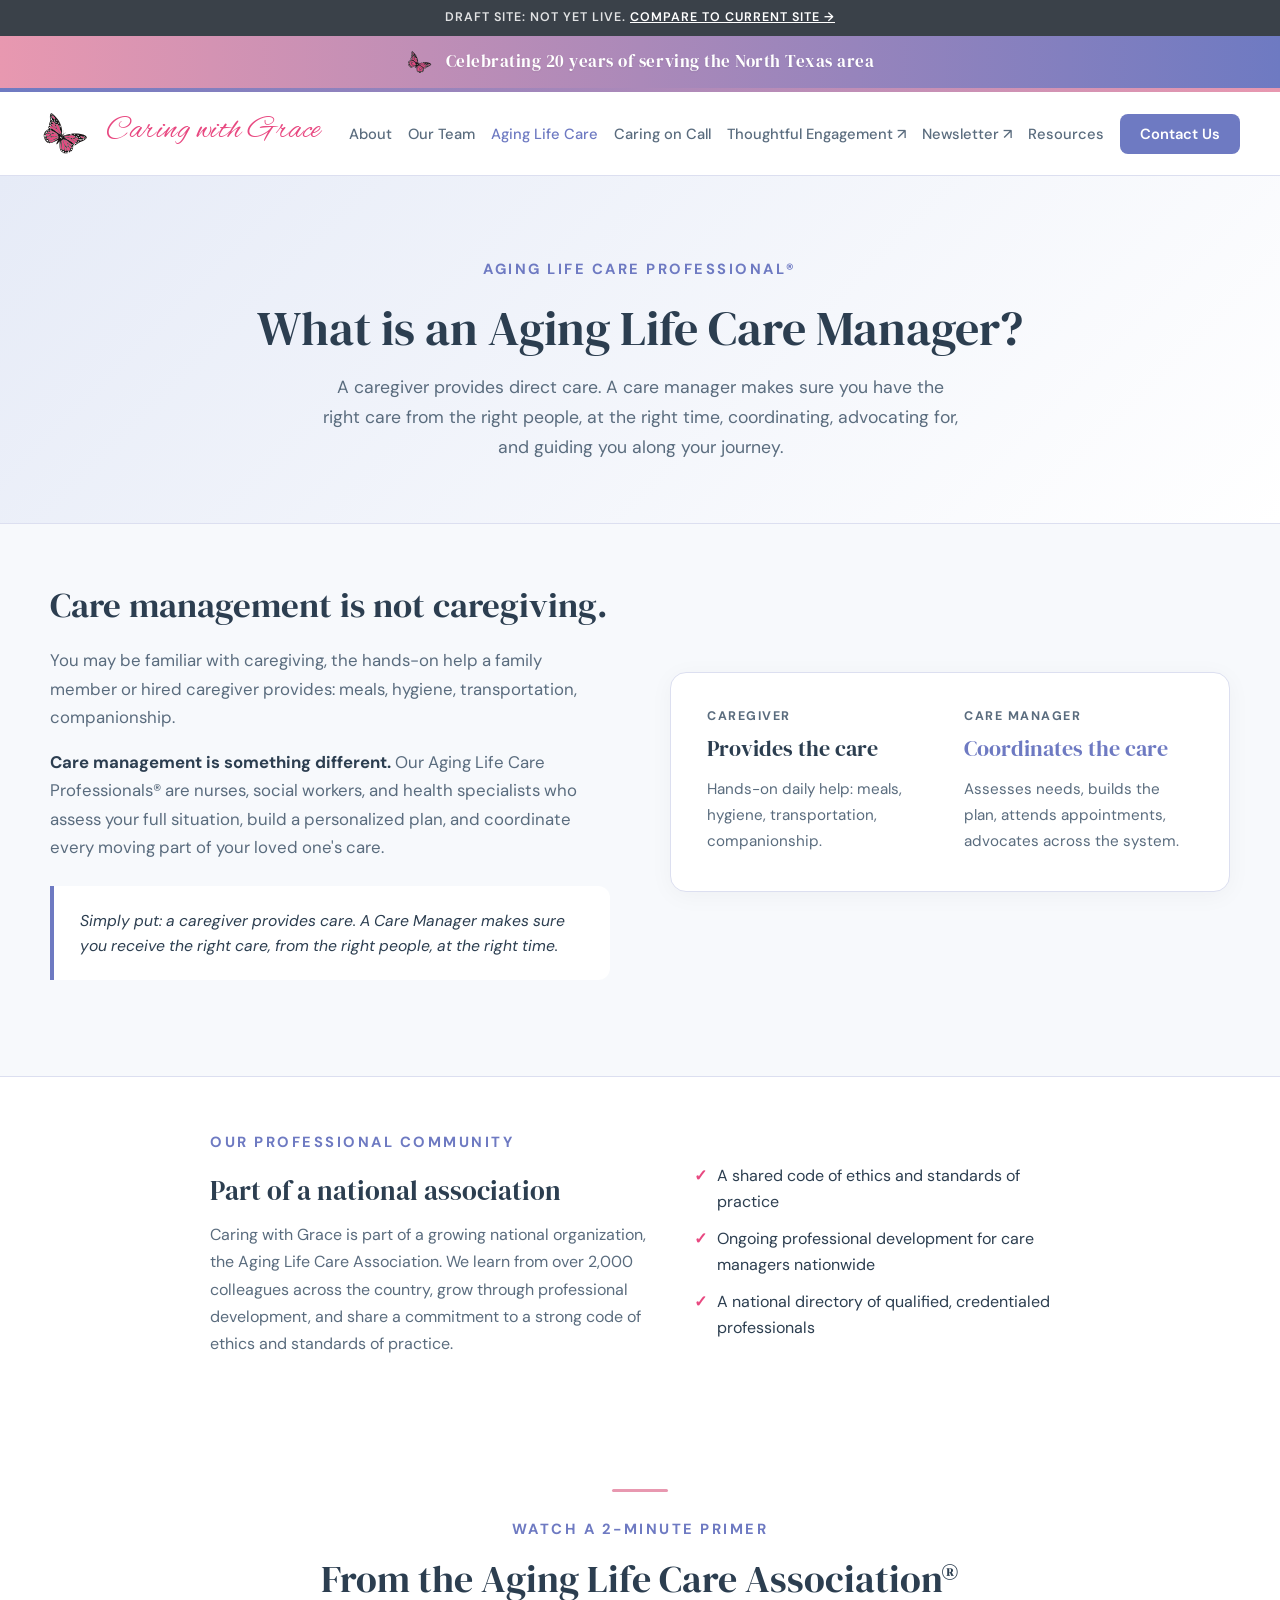
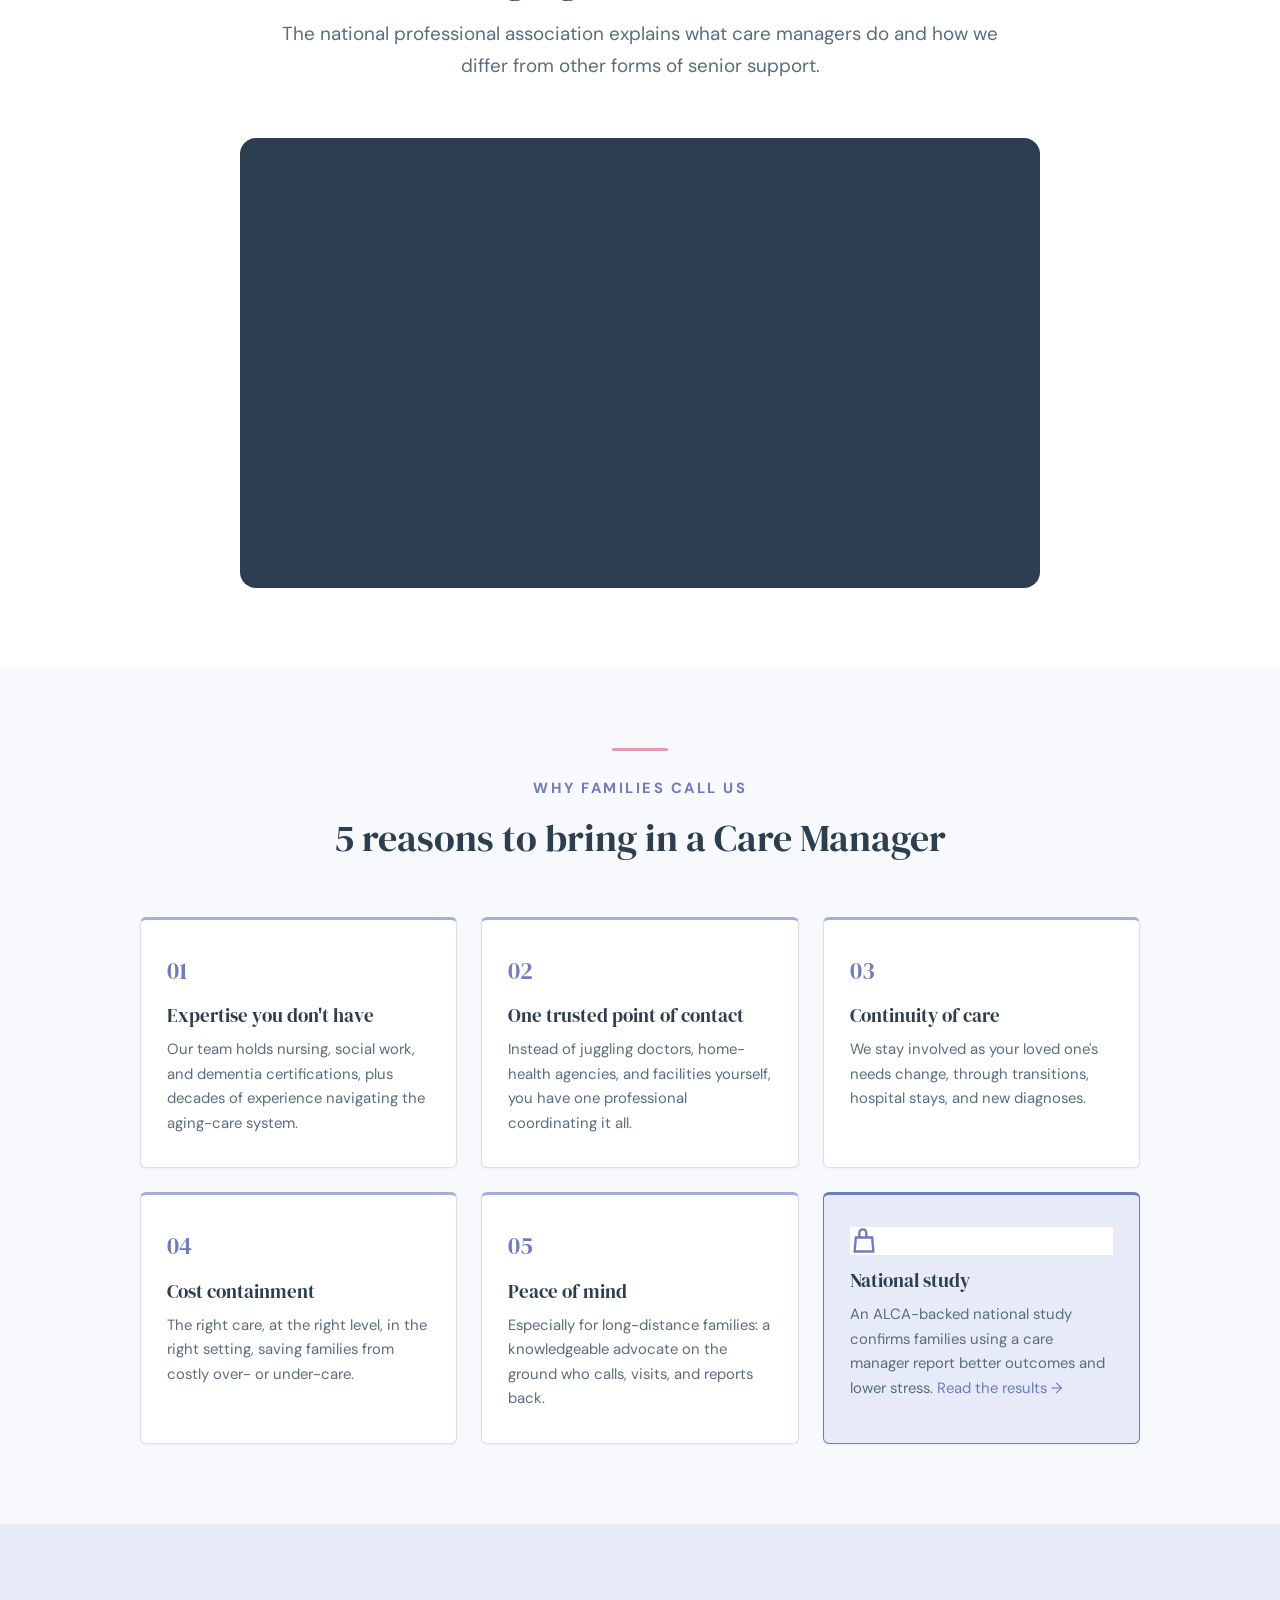
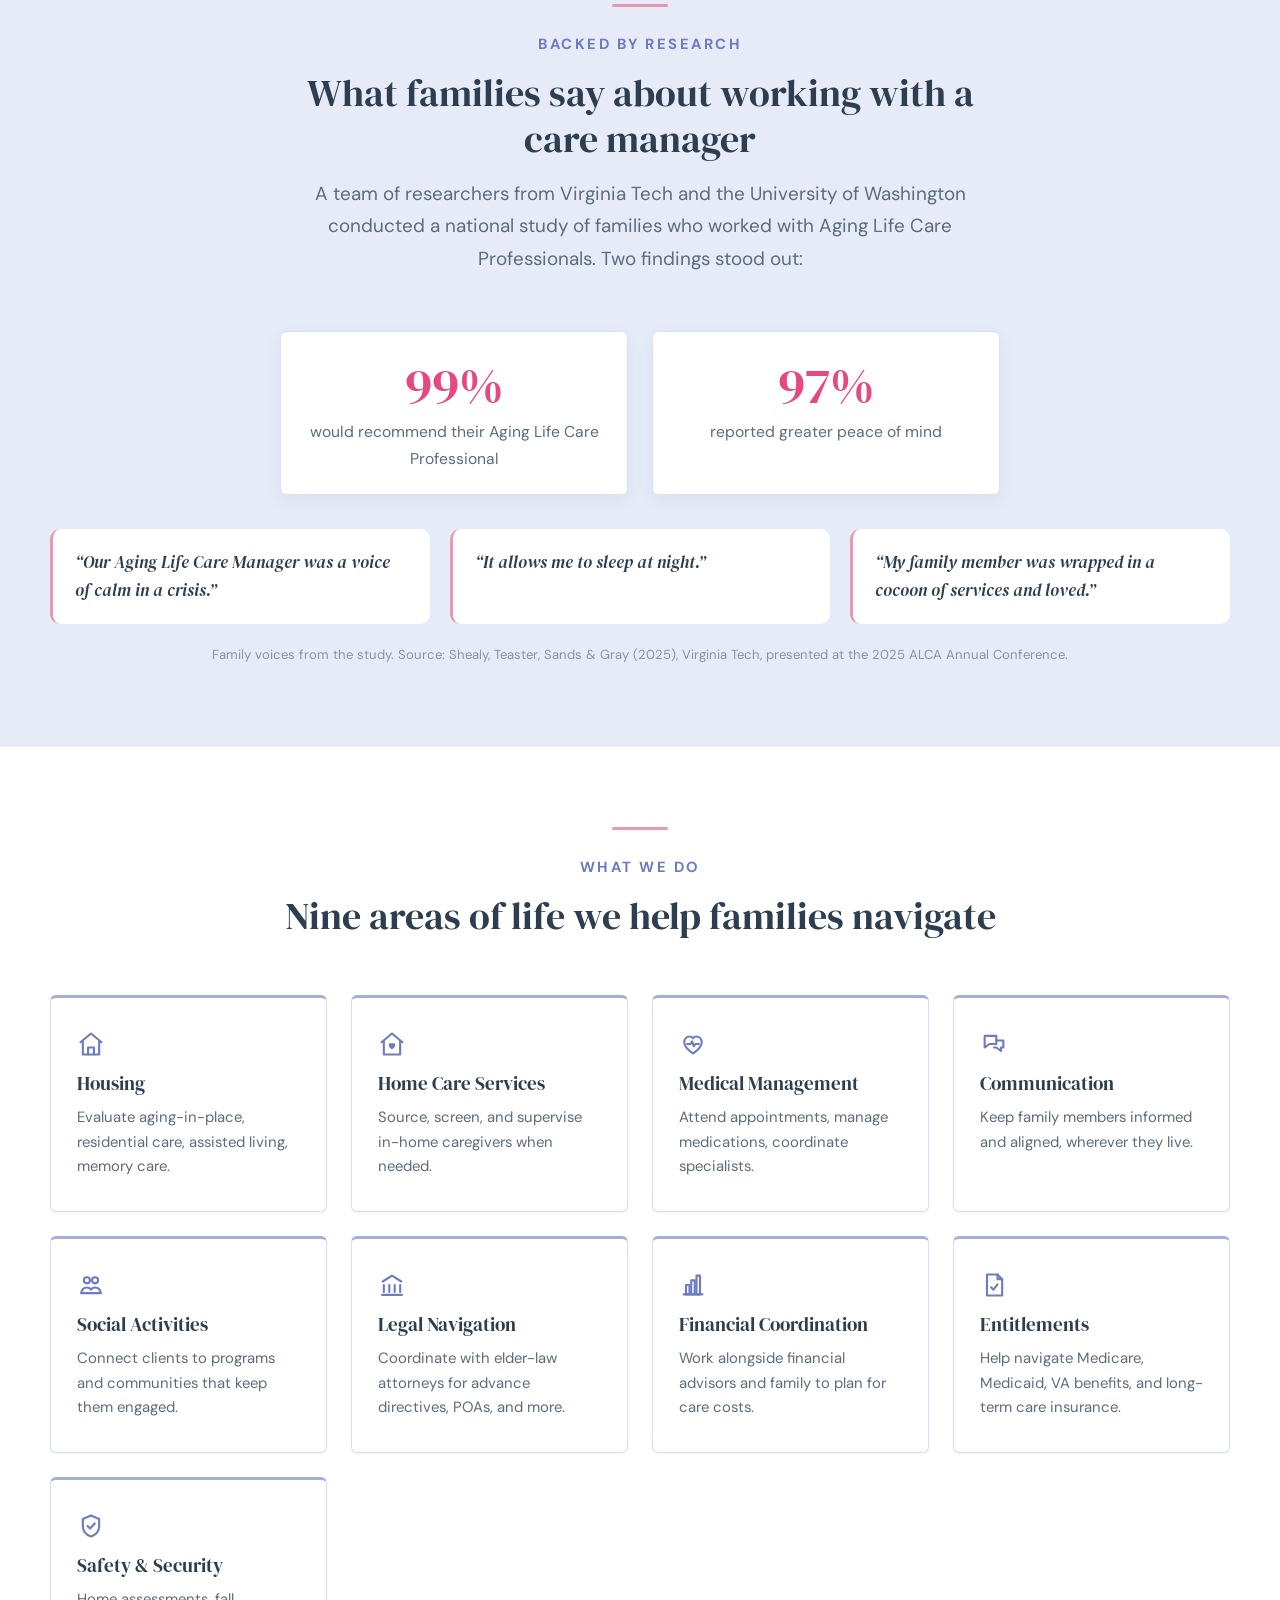
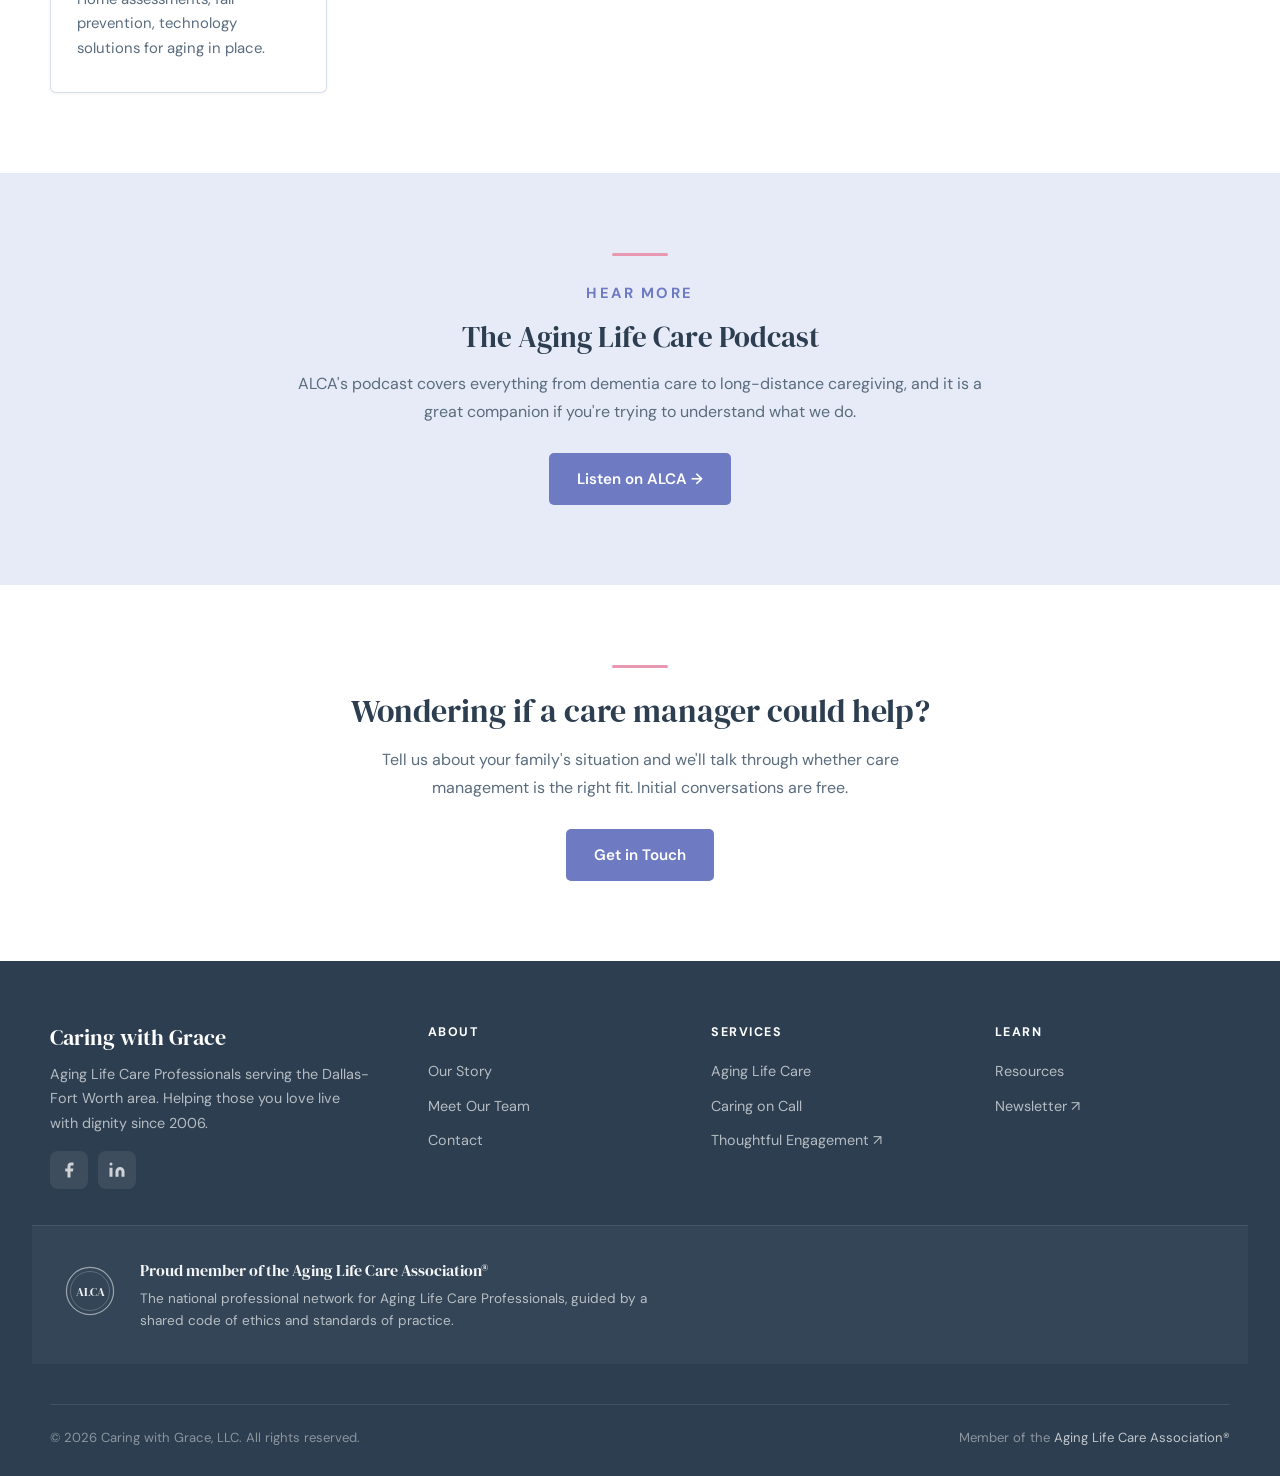
<file: aging-life-care.html>
<!DOCTYPE html>
<html lang="en">
<head>
  <meta charset="UTF-8">
  <meta name="viewport" content="width=device-width, initial-scale=1.0">
  <title>What is an Aging Life Care Manager? | Caring with Grace</title>
  <meta name="description" content="A care manager isn't a caregiver. Learn what an Aging Life Care Professional® does, when families call us, and how we coordinate every part of your loved one's care.">
  <link rel="preconnect" href="https://fonts.googleapis.com">
  <link rel="preconnect" href="https://fonts.gstatic.com" crossorigin>
  <link href="https://fonts.googleapis.com/css2?family=DM+Serif+Display:ital@0;1&family=Alex+Brush&family=DM+Sans:ital,wght@0,400;0,500;0,600;0,700;1,400&display=swap" rel="stylesheet">
  <link rel="canonical" href="https://clayborneo.github.io/cwg-site-draft/aging-life-care.html">
  <meta name="robots" content="noindex">  <!-- draft only: remove at launch -->
  <meta property="og:type" content="website">
  <meta property="og:site_name" content="Caring with Grace">
  <meta property="og:title" content="What is an Aging Life Care Manager? | Caring with Grace">
  <meta property="og:description" content="A care manager isn't a caregiver. Learn what an Aging Life Care Professional® does, when families call us, and how we coordinate every part of your loved one's care.">
  <meta property="og:url" content="https://clayborneo.github.io/cwg-site-draft/aging-life-care.html">
  <meta property="og:image" content="https://clayborneo.github.io/cwg-site-draft/assets/img/hero/slide1.jpg">
  <meta name="twitter:card" content="summary_large_image">
  <link rel="icon" type="image/svg+xml" href="assets/svg/badge.svg">
  <link rel="stylesheet" href="assets/css/style.css?v=28">
</head>
<body>

<div class="draft-banner">Draft site: not yet live. <a href="https://www.caringwithgrace.com/aging-life-care" target="_blank">Compare to current site →</a></div>
<div class="announce-band"><img src="assets/svg/butterfly.svg" alt="" width="20" height="20"><span>Celebrating 20 years of serving the North Texas area</span></div>
<div class="header-accent"></div>

<header class="site-header">
  <a href="index.html" class="site-logo">
    <img src="assets/svg/butterfly.svg" alt="" width="52" height="52" class="site-logo-mark">
    <span class="site-logo-text">Caring with <span class="grace">Grace</span></span>
  </a>
  <button class="nav-toggle" aria-label="Toggle menu"><span></span><span></span><span></span></button>
  <ul class="site-nav">
    <li><a href="about.html">About</a></li>
    <li><a href="team.html">Our Team</a></li>
    <li><a href="aging-life-care.html">Aging Life Care</a></li>
    <li><a href="caring-on-call.html">Caring on Call</a></li>
    <li><a href="https://dallasthoughtfulengagement.com" target="_blank" rel="noopener">Thoughtful Engagement &nearr;</a></li>
    <li><a href="https://caringconnectionnews.com" target="_blank" rel="noopener">Newsletter &nearr;</a></li>
    <li><a href="resources.html">Resources</a></li>
    <li><a href="contact.html" class="nav-cta">Contact Us</a></li>
  </ul>
</header>

<div class="page-intro">
  <span class="section-eyebrow">Aging Life Care Professional®</span>
  <h1>What is an Aging Life Care Manager?</h1>
  <p>A caregiver provides direct care. A care manager makes sure you have the right care from the right people, at the right time, coordinating, advocating for, and guiding you along your journey.</p>
</div>

<section class="framing" style="padding-top: 60px;">
  <div class="framing-grid">
    <div class="framing-text">
      <h2>Care management is not caregiving.</h2>
      <p>You may be familiar with caregiving, the hands-on help a family member or hired caregiver provides: meals, hygiene, transportation, companionship.</p>
      <p><strong>Care management is something different.</strong> Our Aging Life Care Professionals® are nurses, social workers, and health specialists who assess your full situation, build a personalized plan, and coordinate every moving part of your loved one's care.</p>
      <div class="framing-callout">
        Simply put: a caregiver provides care. A Care Manager makes sure you receive the right care, from the right people, at the right time.
      </div>
    </div>
    <div class="framing-compare">
      <div class="compare-row">
        <div class="compare-col">
          <h4>Caregiver</h4>
          <h3>Provides the care</h3>
          <p>Hands-on daily help: meals, hygiene, transportation, companionship.</p>
        </div>
        <div class="compare-col cm">
          <h4>Care Manager</h4>
          <h3>Coordinates the care</h3>
          <p>Assesses needs, builds the plan, attends appointments, advocates across the system.</p>
        </div>
      </div>
    </div>
  </div>
</section>

<section style="background: var(--white); border-top: 1px solid var(--border); padding: 52px 0;">
  <div class="section-inner" style="max-width: 860px;">
    <div style="display: flex; align-items: flex-start; gap: 28px; flex-wrap: wrap;">
      <div style="flex: 1 1 380px;">
        <span class="section-eyebrow">Our Professional Community</span>
        <h2 style="font-size: 1.7rem; margin: 6px 0 14px;">Part of a national association</h2>
        <p style="color: var(--text-light);">Caring with Grace is part of a growing national organization, the Aging Life Care Association. We learn from over 2,000 colleagues across the country, grow through professional development, and share a commitment to a strong code of ethics and standards of practice.</p>
      </div>
      <ul style="flex: 1 1 300px; list-style: none; display: grid; gap: 12px; margin-top: 34px;">
        <li style="display: flex; gap: 10px; align-items: flex-start;"><span style="color: var(--brand-pink); font-weight: 700;">✓</span><span>A shared code of ethics and standards of practice</span></li>
        <li style="display: flex; gap: 10px; align-items: flex-start;"><span style="color: var(--brand-pink); font-weight: 700;">✓</span><span>Ongoing professional development for care managers nationwide</span></li>
        <li style="display: flex; gap: 10px; align-items: flex-start;"><span style="color: var(--brand-pink); font-weight: 700;">✓</span><span>A national directory of qualified, credentialed professionals</span></li>
      </ul>
    </div>
  </div>
</section>

<section>
  <div class="section-inner">
    <div class="section-header">
      <div class="section-divider"></div>
      <span class="section-eyebrow">Watch a 2-minute primer</span>
      <h2>From the Aging Life Care Association®</h2>
      <p>The national professional association explains what care managers do and how we differ from other forms of senior support.</p>
    </div>
    <div style="max-width: 800px; margin: 0 auto; aspect-ratio: 16/9; background: var(--dark); border-radius: 16px; overflow: hidden; position: relative;">
      <iframe src="https://www.youtube.com/embed/An8dNR09G3U" title="ALCA: What is Aging Life Care?" frameborder="0" allow="accelerometer; autoplay; clipboard-write; encrypted-media; gyroscope; picture-in-picture; web-share" allowfullscreen style="width: 100%; height: 100%;"></iframe>
    </div>
  </div>
</section>

<section style="background: var(--light);">
  <div class="section-inner">
    <div class="section-header">
      <div class="section-divider"></div>
      <span class="section-eyebrow">Why Families Call Us</span>
      <h2>5 reasons to bring in a Care Manager</h2>
    </div>
    <div class="services-grid" style="max-width: 1000px; margin: 0 auto;">
      <div class="service-card">
        <div class="service-icon"><span style="font-family: var(--heading-font); font-size: 1.3rem; color: var(--primary);">01</span></div>
        <h3>Expertise you don't have</h3>
        <p>Our team holds nursing, social work, and dementia certifications, plus decades of experience navigating the aging-care system.</p>
      </div>
      <div class="service-card">
        <div class="service-icon"><span style="font-family: var(--heading-font); font-size: 1.3rem; color: var(--primary);">02</span></div>
        <h3>One trusted point of contact</h3>
        <p>Instead of juggling doctors, home-health agencies, and facilities yourself, you have one professional coordinating it all.</p>
      </div>
      <div class="service-card">
        <div class="service-icon"><span style="font-family: var(--heading-font); font-size: 1.3rem; color: var(--primary);">03</span></div>
        <h3>Continuity of care</h3>
        <p>We stay involved as your loved one's needs change, through transitions, hospital stays, and new diagnoses.</p>
      </div>
      <div class="service-card">
        <div class="service-icon"><span style="font-family: var(--heading-font); font-size: 1.3rem; color: var(--primary);">04</span></div>
        <h3>Cost containment</h3>
        <p>The right care, at the right level, in the right setting, saving families from costly over- or under-care.</p>
      </div>
      <div class="service-card">
        <div class="service-icon"><span style="font-family: var(--heading-font); font-size: 1.3rem; color: var(--primary);">05</span></div>
        <h3>Peace of mind</h3>
        <p>Especially for long-distance families: a knowledgeable advocate on the ground who calls, visits, and reports back.</p>
      </div>
      <div class="service-card" style="background: var(--primary-light); border-color: var(--primary);">
        <div class="service-icon" style="background: var(--white);"><svg viewBox="0 0 24 24" width="22" height="22" fill="none" stroke="currentColor" stroke-width="2"><path d="M14 9V5a3 3 0 0 0-6 0v4M5 9h14l1 12H4z"/></svg></div>
        <h3>National study</h3>
        <p>An ALCA-backed national study confirms families using a care manager report better outcomes and lower stress. <a href="#study">Read the results →</a></p>
      </div>
    </div>
  </div>
</section>

<section id="study" style="background: var(--primary-light);">
  <div class="section-inner">
    <div class="section-header">
      <div class="section-divider"></div>
      <span class="section-eyebrow">Backed by Research</span>
      <h2>What families say about working with a care manager</h2>
      <p>A team of researchers from Virginia Tech and the University of Washington conducted a national study of families who worked with Aging Life Care Professionals. Two findings stood out:</p>
    </div>
    <div class="study-stats">
      <div class="study-stat">
        <div class="study-stat-num">99%</div>
        <p>would recommend their Aging Life Care Professional</p>
      </div>
      <div class="study-stat">
        <div class="study-stat-num">97%</div>
        <p>reported greater peace of mind</p>
      </div>
    </div>
    <div class="study-quotes">
      <blockquote>&ldquo;Our Aging Life Care Manager was a voice of calm in a crisis.&rdquo;</blockquote>
      <blockquote>&ldquo;It allows me to sleep at night.&rdquo;</blockquote>
      <blockquote>&ldquo;My family member was wrapped in a cocoon of services and loved.&rdquo;</blockquote>
    </div>
    <p class="study-source">Family voices from the study. Source: Shealy, Teaster, Sands &amp; Gray (2025), Virginia Tech, presented at the 2025 ALCA Annual Conference.</p>
  </div>
</section>

<section>
  <div class="section-inner">
    <div class="section-header">
      <div class="section-divider"></div>
      <span class="section-eyebrow">What We Do</span>
      <h2>Nine areas of life we help families navigate</h2>
    </div>
    <div class="services-grid">
      <div class="service-card"><div class="service-icon"><svg viewBox="0 0 24 24" width="22" height="22" fill="none" stroke="currentColor" stroke-width="1.8" stroke-linecap="round" stroke-linejoin="round"><path d="M3 10.5 12 3l9 7.5"/><path d="M5 9.5V21h14V9.5"/><path d="M9.5 21v-6h5v6"/></svg></div><h3>Housing</h3><p>Evaluate aging-in-place, residential care, assisted living, memory care.</p></div>
      <div class="service-card"><div class="service-icon"><svg viewBox="0 0 24 24" width="22" height="22" fill="none" stroke="currentColor" stroke-width="1.8" stroke-linecap="round" stroke-linejoin="round"><path d="M3 10.5 12 3l9 7.5"/><path d="M5 9.5V21h14V9.5"/><path d="M12 16.6s-2.8-1.7-2.8-3.6c0-1 .8-1.8 1.7-1.8.5 0 .9.2 1.1.6.2-.4.6-.6 1.1-.6.9 0 1.7.8 1.7 1.8 0 1.9-2.8 3.6-2.8 3.6z" fill="currentColor" stroke="none"/></svg></div><h3>Home Care Services</h3><p>Source, screen, and supervise in-home caregivers when needed.</p></div>
      <div class="service-card"><div class="service-icon"><svg viewBox="0 0 24 24" width="22" height="22" fill="none" stroke="currentColor" stroke-width="1.8" stroke-linecap="round" stroke-linejoin="round"><path d="M12 20s-7.5-4.6-7.5-9.6C4.5 7.6 6.6 5.6 9 5.6c1.3 0 2.4.6 3 1.5.6-.9 1.7-1.5 3-1.5 2.4 0 4.5 2 4.5 4.8 0 5-7.5 9.6-7.5 9.6z"/><polyline points="7 12 10 12 11.2 9.8 12.8 14 14 12 17 12"/></svg></div><h3>Medical Management</h3><p>Attend appointments, manage medications, coordinate specialists.</p></div>
      <div class="service-card"><div class="service-icon"><svg viewBox="0 0 24 24" width="22" height="22" fill="none" stroke="currentColor" stroke-width="1.8" stroke-linecap="round" stroke-linejoin="round"><path d="M4 5h10v7H8l-4 3z"/><path d="M14 9h6v6h-2v3l-4-3h-2"/></svg></div><h3>Communication</h3><p>Keep family members informed and aligned, wherever they live.</p></div>
      <div class="service-card"><div class="service-icon"><svg viewBox="0 0 24 24" width="22" height="22" fill="none" stroke="currentColor" stroke-width="1.8" stroke-linecap="round" stroke-linejoin="round"><circle cx="8.5" cy="8" r="2.6"/><circle cx="15.5" cy="8" r="2.6"/><path d="M3.5 19c.6-3 2.6-4.8 5-4.8 1.4 0 2.7.6 3.5 1.7.8-1.1 2.1-1.7 3.5-1.7 2.4 0 4.4 1.8 5 4.8z"/></svg></div><h3>Social Activities</h3><p>Connect clients to programs and communities that keep them engaged.</p></div>
      <div class="service-card"><div class="service-icon"><svg viewBox="0 0 24 24" width="22" height="22" fill="none" stroke="currentColor" stroke-width="1.8" stroke-linecap="round" stroke-linejoin="round"><path d="M4 9 12 4l8 5"/><line x1="5" y1="12" x2="5" y2="18"/><line x1="9.7" y1="12" x2="9.7" y2="18"/><line x1="14.3" y1="12" x2="14.3" y2="18"/><line x1="19" y1="12" x2="19" y2="18"/><line x1="3.5" y1="20.5" x2="20.5" y2="20.5"/></svg></div><h3>Legal Navigation</h3><p>Coordinate with elder-law attorneys for advance directives, POAs, and more.</p></div>
      <div class="service-card"><div class="service-icon"><svg viewBox="0 0 24 24" width="22" height="22" fill="none" stroke="currentColor" stroke-width="1.8" stroke-linecap="round" stroke-linejoin="round"><line x1="4" y1="20" x2="20" y2="20"/><rect x="6" y="12" width="3" height="8"/><rect x="10.5" y="8" width="3" height="12"/><rect x="15" y="4" width="3" height="16"/></svg></div><h3>Financial Coordination</h3><p>Work alongside financial advisors and family to plan for care costs.</p></div>
      <div class="service-card"><div class="service-icon"><svg viewBox="0 0 24 24" width="22" height="22" fill="none" stroke="currentColor" stroke-width="1.8" stroke-linecap="round" stroke-linejoin="round"><path d="M6 3h9l4 4v14H6z"/><path d="M15 3v4h4"/><polyline points="9.5 14 11.5 16 15 11.5"/></svg></div><h3>Entitlements</h3><p>Help navigate Medicare, Medicaid, VA benefits, and long-term care insurance.</p></div>
      <div class="service-card"><div class="service-icon"><svg viewBox="0 0 24 24" width="22" height="22" fill="none" stroke="currentColor" stroke-width="1.8" stroke-linecap="round" stroke-linejoin="round"><path d="M12 3l7 3v6c0 4.4-3 7.6-7 9-4-1.4-7-4.6-7-9V6z"/><polyline points="9 12 11.2 14.2 15.2 9.8"/></svg></div><h3>Safety &amp; Security</h3><p>Home assessments, fall prevention, technology solutions for aging in place.</p></div>
    </div>
  </div>
</section>

<section style="background: var(--primary-light);">
  <div class="section-inner" style="text-align: center; max-width: 720px;">
    <div class="section-divider"></div>
    <span class="section-eyebrow">Hear more</span>
    <h2 style="font-size: 1.8rem; margin-bottom: 16px;">The Aging Life Care Podcast</h2>
    <p style="color: var(--text-light); margin-bottom: 28px;">ALCA's podcast covers everything from dementia care to long-distance caregiving, and it is a great companion if you're trying to understand what we do.</p>
    <a href="https://www.aginglifecare.org/" target="_blank" class="btn btn-primary">Listen on ALCA →</a>
  </div>
</section>

<section class="contact-section">
  <div class="section-inner" style="text-align: center; max-width: 600px;">
    <div class="section-divider"></div>
    <h2 style="font-size: 2rem; margin-bottom: 16px;">Wondering if a care manager could help?</h2>
    <p style="color: var(--text-light); margin-bottom: 28px;">Tell us about your family's situation and we'll talk through whether care management is the right fit. Initial conversations are free.</p>
    <a href="contact.html" class="btn btn-primary">Get in Touch</a>
  </div>
</section>

<footer class="site-footer">
  <div class="footer-inner">
    <div class="footer-brand">
      <h3>Caring with Grace</h3>
      <p>Aging Life Care Professionals serving the Dallas-Fort Worth area. Helping those you love live with dignity since 2006.</p>
      <div class="footer-social">
        <a href="https://www.facebook.com/CaringWithGrace" aria-label="Facebook" target="_blank"><svg viewBox="0 0 24 24" width="18" height="18" fill="currentColor"><path d="M18 2h-3a5 5 0 0 0-5 5v3H7v4h3v8h4v-8h3l1-4h-4V7a1 1 0 0 1 1-1h3z"/></svg></a>
        <a href="https://www.linkedin.com/company/caring-with-grace" aria-label="LinkedIn" target="_blank"><svg viewBox="0 0 24 24" width="18" height="18" fill="currentColor"><path d="M16 8a6 6 0 0 1 6 6v7h-4v-7a2 2 0 0 0-4 0v7h-4v-7a6 6 0 0 1 6-6z"/><rect x="2" y="9" width="4" height="12"/><circle cx="4" cy="4" r="2"/></svg></a>
      </div>
    </div>
    <div class="footer-col"><h4>About</h4><ul><li><a href="about.html">Our Story</a></li><li><a href="team.html">Meet Our Team</a></li><li><a href="contact.html">Contact</a></li></ul></div>
    <div class="footer-col"><h4>Services</h4><ul><li><a href="aging-life-care.html">Aging Life Care</a></li><li><a href="caring-on-call.html">Caring on Call</a></li><li><a href="https://dallasthoughtfulengagement.com" target="_blank" rel="noopener">Thoughtful Engagement &nearr;</a></li></ul></div>
    <div class="footer-col"><h4>Learn</h4><ul><li><a href="resources.html">Resources</a></li><li><a href="https://caringconnectionnews.com" target="_blank" rel="noopener">Newsletter &nearr;</a></li></ul></div>
  </div>
  <div class="alca-band">
    <div class="alca-band-inner">
      <div class="alca-mark" aria-hidden="true">
        <svg viewBox="0 0 64 64" width="52" height="52">
          <circle cx="32" cy="32" r="29" fill="none" stroke="currentColor" stroke-width="1.5" opacity="0.55"/>
          <circle cx="32" cy="32" r="24" fill="none" stroke="currentColor" stroke-width="0.8" opacity="0.35"/>
          <text x="32" y="38" text-anchor="middle" font-family="'DM Serif Display', Georgia, serif" font-size="15" font-weight="400" fill="currentColor">ALCA</text>
        </svg>
      </div>
      <div class="alca-text">
        <strong>Proud member of the Aging Life Care Association®</strong>
        <p>The national professional network for Aging Life Care Professionals, guided by a shared code of ethics and standards of practice.</p>
      </div>
    </div>
  </div>
  <div class="footer-bottom">
    <span>&copy; 2026 Caring with Grace, LLC. All rights reserved.</span>
    <span>Member of the <a href="https://www.aginglifecare.org" target="_blank" style="color: rgba(255,255,255,0.7);">Aging Life Care Association®</a></span>
  </div>
</footer>

<script src="assets/js/main.js"></script>
</body>
</html>
</file>
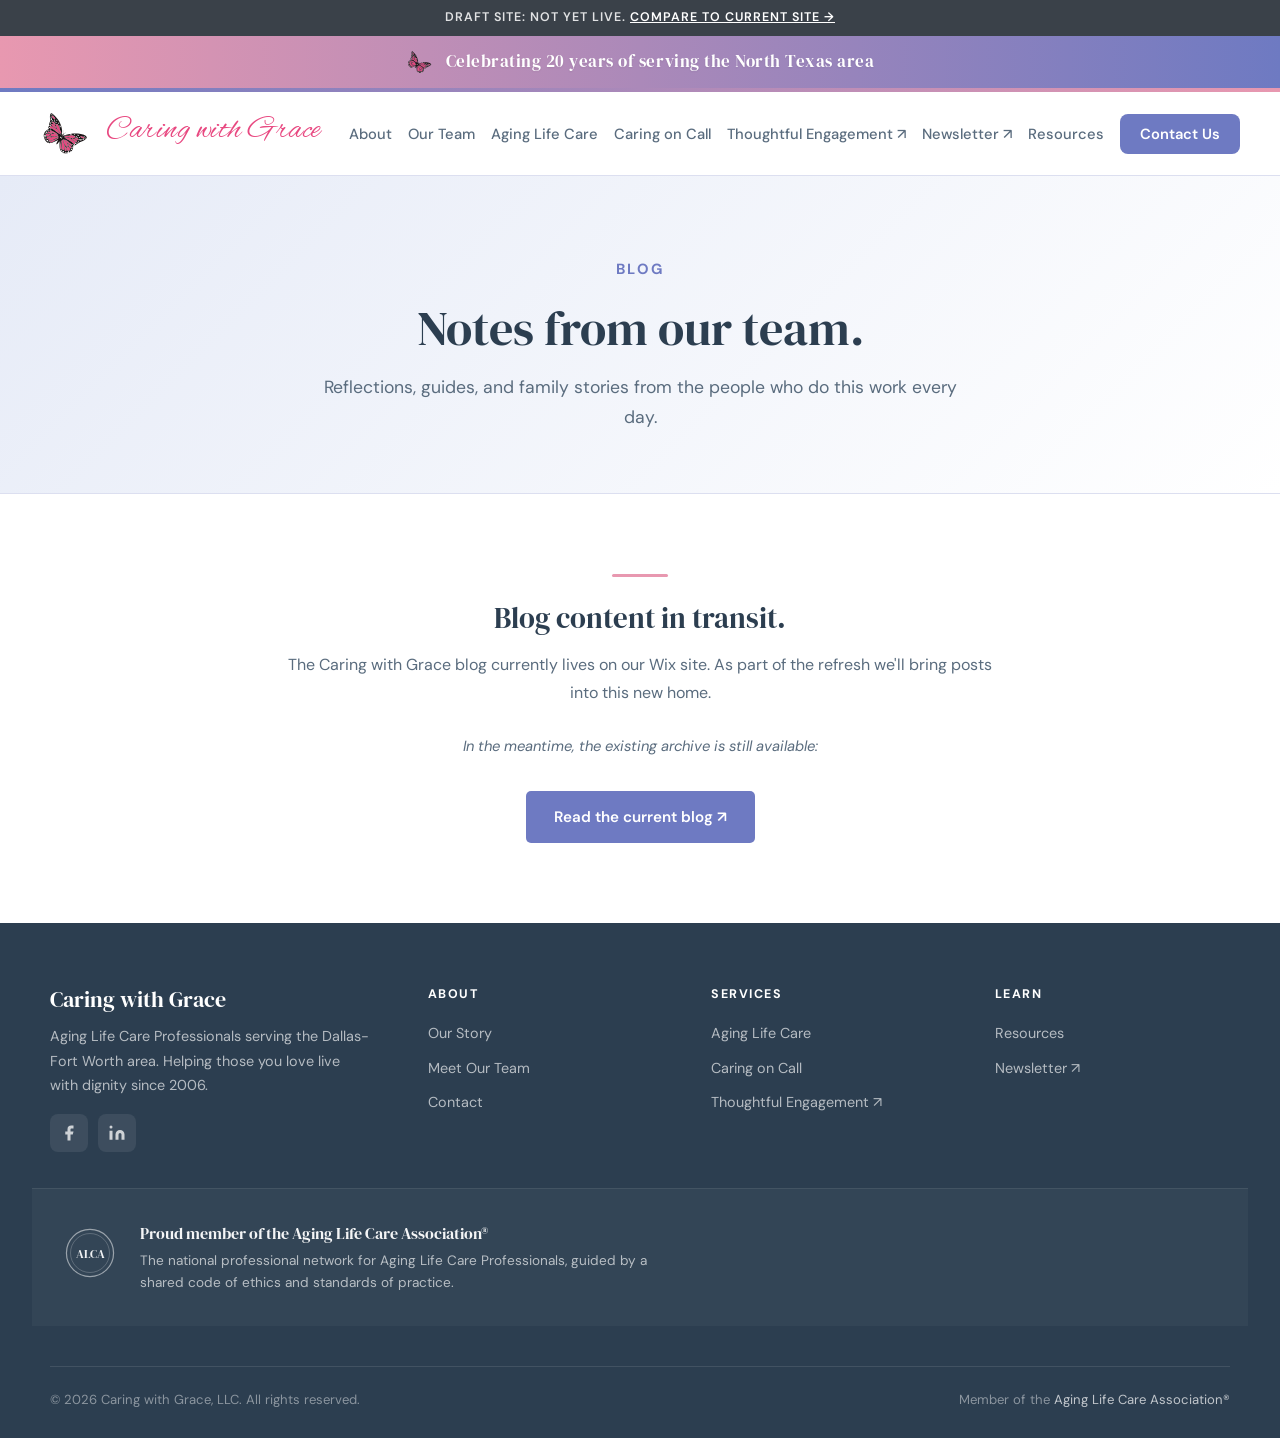
<file: blog.html>
<!DOCTYPE html>
<html lang="en">
<head>
  <meta charset="UTF-8">
  <meta name="viewport" content="width=device-width, initial-scale=1.0">
  <title>Blog | Caring with Grace</title>
  <meta name="description" content="Notes from the team at Caring with Grace on care management, dementia, family caregiving, and aging well.">
  <link rel="preconnect" href="https://fonts.googleapis.com">
  <link rel="preconnect" href="https://fonts.gstatic.com" crossorigin>
  <link href="https://fonts.googleapis.com/css2?family=DM+Serif+Display:ital@0;1&family=Alex+Brush&family=DM+Sans:ital,wght@0,400;0,500;0,600;0,700;1,400&display=swap" rel="stylesheet">
  <link rel="icon" type="image/svg+xml" href="assets/svg/badge.svg">
  <link rel="stylesheet" href="assets/css/style.css?v=17">
</head>
<body>

<div class="draft-banner">Draft site: not yet live. <a href="https://www.caringwithgrace.com/blog" target="_blank">Compare to current site →</a></div>
<div class="announce-band"><img src="assets/svg/butterfly.svg" alt="" width="20" height="20"><span>Celebrating 20 years of serving the North Texas area</span></div>
<div class="header-accent"></div>

<header class="site-header">
  <a href="index.html" class="site-logo">
    <img src="assets/svg/butterfly.svg" alt="" width="52" height="52" class="site-logo-mark">
    <span class="site-logo-text">Caring with <span class="grace">Grace</span></span>
  </a>
  <button class="nav-toggle" aria-label="Toggle menu"><span></span><span></span><span></span></button>
  <ul class="site-nav">
    <li><a href="about.html">About</a></li>
    <li><a href="team.html">Our Team</a></li>
    <li><a href="aging-life-care.html">Aging Life Care</a></li>
    <li><a href="caring-on-call.html">Caring on Call</a></li>
    <li><a href="https://dallasthoughtfulengagement.com" target="_blank" rel="noopener">Thoughtful Engagement &nearr;</a></li>
    <li><a href="https://caringconnectionnews.com" target="_blank" rel="noopener">Newsletter &nearr;</a></li>
    <li><a href="resources.html">Resources</a></li>
    <li><a href="contact.html" class="nav-cta">Contact Us</a></li>
  </ul>
</header>

<div class="page-intro">
  <span class="section-eyebrow">Blog</span>
  <h1>Notes from our team.</h1>
  <p>Reflections, guides, and family stories from the people who do this work every day.</p>
</div>

<section>
  <div class="section-inner" style="max-width: 720px; text-align: center;">
    <div class="section-divider"></div>
    <h2 style="font-size: 1.8rem; margin-bottom: 16px;">Blog content in transit.</h2>
    <p style="color: var(--text-light); margin-bottom: 28px;">The Caring with Grace blog currently lives on our Wix site. As part of the refresh we'll bring posts into this new home.</p>
    <p style="color: var(--text-light); margin-bottom: 32px; font-size: 0.92rem; font-style: italic;">In the meantime, the existing archive is still available:</p>
    <a href="https://www.caringwithgrace.com/blog" target="_blank" class="btn btn-primary">Read the current blog ↗</a>
  </div>
</section>

<footer class="site-footer">
  <div class="footer-inner">
    <div class="footer-brand">
      <h3>Caring with Grace</h3>
      <p>Aging Life Care Professionals serving the Dallas-Fort Worth area. Helping those you love live with dignity since 2006.</p>
      <div class="footer-social">
        <a href="https://www.facebook.com/CaringWithGrace" aria-label="Facebook" target="_blank"><svg viewBox="0 0 24 24" width="18" height="18" fill="currentColor"><path d="M18 2h-3a5 5 0 0 0-5 5v3H7v4h3v8h4v-8h3l1-4h-4V7a1 1 0 0 1 1-1h3z"/></svg></a>
        <a href="https://www.linkedin.com/company/caring-with-grace" aria-label="LinkedIn" target="_blank"><svg viewBox="0 0 24 24" width="18" height="18" fill="currentColor"><path d="M16 8a6 6 0 0 1 6 6v7h-4v-7a2 2 0 0 0-4 0v7h-4v-7a6 6 0 0 1 6-6z"/><rect x="2" y="9" width="4" height="12"/><circle cx="4" cy="4" r="2"/></svg></a>
      </div>
    </div>
    <div class="footer-col"><h4>About</h4><ul><li><a href="about.html">Our Story</a></li><li><a href="team.html">Meet Our Team</a></li><li><a href="contact.html">Contact</a></li></ul></div>
    <div class="footer-col"><h4>Services</h4><ul><li><a href="aging-life-care.html">Aging Life Care</a></li><li><a href="caring-on-call.html">Caring on Call</a></li><li><a href="https://dallasthoughtfulengagement.com" target="_blank" rel="noopener">Thoughtful Engagement &nearr;</a></li></ul></div>
    <div class="footer-col"><h4>Learn</h4><ul><li><a href="resources.html">Resources</a></li><li><a href="https://caringconnectionnews.com" target="_blank" rel="noopener">Newsletter &nearr;</a></li></ul></div>
  </div>
  <div class="alca-band">
    <div class="alca-band-inner">
      <div class="alca-mark" aria-hidden="true">
        <svg viewBox="0 0 64 64" width="52" height="52">
          <circle cx="32" cy="32" r="29" fill="none" stroke="currentColor" stroke-width="1.5" opacity="0.55"/>
          <circle cx="32" cy="32" r="24" fill="none" stroke="currentColor" stroke-width="0.8" opacity="0.35"/>
          <text x="32" y="38" text-anchor="middle" font-family="'DM Serif Display', Georgia, serif" font-size="15" font-weight="400" fill="currentColor">ALCA</text>
        </svg>
      </div>
      <div class="alca-text">
        <strong>Proud member of the Aging Life Care Association®</strong>
        <p>The national professional network for Aging Life Care Professionals, guided by a shared code of ethics and standards of practice.</p>
      </div>
    </div>
  </div>
  <div class="footer-bottom">
    <span>&copy; 2026 Caring with Grace, LLC. All rights reserved.</span>
    <span>Member of the <a href="https://www.aginglifecare.org" target="_blank" style="color: rgba(255,255,255,0.7);">Aging Life Care Association®</a></span>
  </div>
</footer>

<script src="assets/js/main.js"></script>
</body>
</html>
</file>
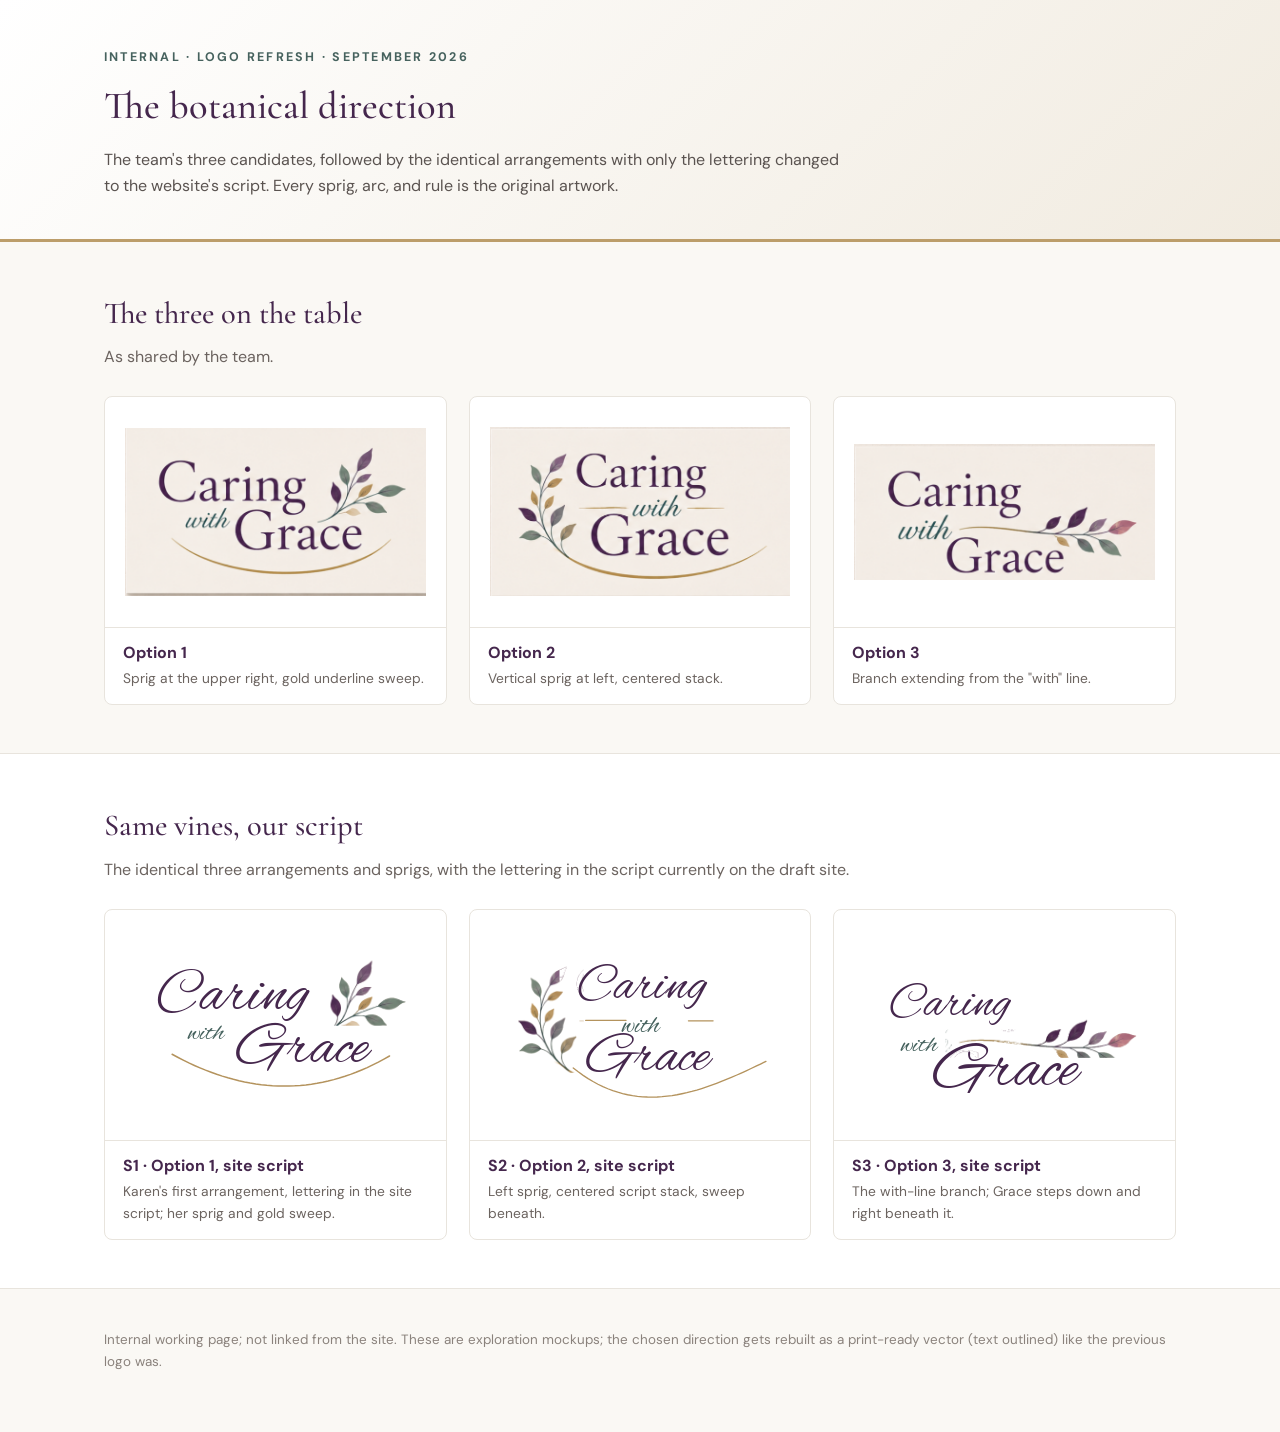
<file: brand-options.html>
<!DOCTYPE html>
<html lang="en">
<head>
  <meta charset="UTF-8">
  <meta name="viewport" content="width=device-width, initial-scale=1.0">
  <title>Logo Refresh · Botanical Direction | Caring with Grace (internal)</title>
  <meta name="robots" content="noindex">
  <link rel="preconnect" href="https://fonts.googleapis.com">
  <link rel="preconnect" href="https://fonts.gstatic.com" crossorigin>
  <link href="https://fonts.googleapis.com/css2?family=DM+Serif+Display:ital@0;1&family=Alex+Brush&family=Cormorant+Garamond:ital,wght@0,400;0,500;1,400&family=DM+Sans:wght@400;500;700&display=swap" rel="stylesheet">
  <link rel="icon" type="image/svg+xml" href="assets/svg/badge.svg">
  <style>
    *, *::before, *::after { box-sizing: border-box; margin: 0; padding: 0; }
    :root { --plum:#45274D; --teal:#46625E; --gold:#BC9D6A; --ink:#231F20; --border:#E8E4DD; }
    body { font-family:'DM Sans',sans-serif; color:var(--ink); background:#FAF8F4; line-height:1.6; -webkit-font-smoothing:antialiased; }
    .container { max-width:1120px; margin:0 auto; padding:0 24px; }
    .hero { background:linear-gradient(135deg,#fff 0%,#F1EBE0 100%); border-bottom:3px solid var(--gold); padding:48px 0 40px; }
    .kicker { text-transform:uppercase; letter-spacing:.18em; font-size:.78rem; color:var(--teal); font-weight:700; margin-bottom:8px; }
    h1 { font-family:'Cormorant Garamond',serif; font-weight:500; font-size:2.4rem; color:var(--plum); }
    .hero p { max-width:740px; color:#5a5350; margin-top:10px; }
    section { padding:48px 0 10px; }
    h2 { font-family:'Cormorant Garamond',serif; font-weight:500; font-size:1.9rem; color:var(--plum); margin-bottom:6px; }
    .note { color:#6b635f; max-width:760px; margin-bottom:26px; }
    .grid { display:grid; gap:22px; margin-bottom:38px; grid-template-columns:repeat(auto-fit,minmax(330px,1fr)); }
    .card { background:#fff; border:1px solid var(--border); border-radius:8px; overflow:hidden; }
    .card .art { display:flex; align-items:center; justify-content:center; padding:30px 20px; min-height:230px; }
    .card .meta { border-top:1px solid var(--border); padding:12px 18px 15px; }
    .card .meta h3 { font-size:1rem; color:var(--plum); }
    .card .meta p { font-size:.86rem; color:#6b635f; margin-top:2px; }
    .card img.opt { max-width:100%; height:auto; }
    footer { padding:40px 0 60px; color:#8a827c; font-size:.84rem; }
  </style>
</head>
<body>

<div class="hero">
  <div class="container">
    <div class="kicker">Internal · Logo refresh · September 2026</div>
    <h1>The botanical direction</h1>
    <p>The team's three candidates, followed by the identical arrangements with only the lettering changed to the website's script. Every sprig, arc, and rule is the original artwork.</p>
  </div>
</div>

<section>
  <div class="container">
    <h2>The three on the table</h2>
    <p class="note">As shared by the team.</p>
    <div class="grid">
      <div class="card"><div class="art"><img class="opt" src="assets/img/brand-v5/karen-opt1.png"></div><div class="meta"><h3>Option 1</h3><p>Sprig at the upper right, gold underline sweep.</p></div></div>
      <div class="card"><div class="art"><img class="opt" src="assets/img/brand-v5/karen-opt2.png"></div><div class="meta"><h3>Option 2</h3><p>Vertical sprig at left, centered stack.</p></div></div>
      <div class="card"><div class="art"><img class="opt" src="assets/img/brand-v5/karen-opt3.png"></div><div class="meta"><h3>Option 3</h3><p>Branch extending from the "with" line.</p></div></div>
    </div>
  </div>
</section>

<section style="background:#fff; border-top:1px solid var(--border); border-bottom:1px solid var(--border);">
  <div class="container">
    <h2>Same vines, our script</h2>
    <p class="note">The identical three arrangements and sprigs, with the lettering in the script currently on the draft site.</p>
    <div class="grid"><div class="card"><div class="art"><svg viewBox="0 0 632 352" style="width:100%; max-width:632px; height:auto; display:block;" xmlns="http://www.w3.org/2000/svg"><image href="assets/img/brand-v5/sprig1.png" x="404" y="27" width="216"/><path d="M99.0 238.1 L110.7 244.4 L122.4 250.4 L134.2 256.2 L145.9 261.6 L157.6 266.7 L169.3 271.5 L181.0 275.9 L192.7 280.1 L204.5 284.0 L216.2 287.5 L227.9 290.7 L239.6 293.6 L251.3 296.2 L263.1 298.5 L274.8 300.4 L286.5 302.0 L298.2 303.2 L309.9 304.1 L321.6 304.7 L333.4 305.0 L345.1 304.8 L356.8 304.4 L368.5 303.6 L380.2 302.5 L391.9 301.0 L403.7 299.1 L415.4 296.9 L427.1 294.3 L438.8 291.4 L450.5 288.1 L462.3 284.4 L474.0 280.4 L485.7 276.0 L497.4 271.2 L509.1 266.1 L520.8 260.5 L532.6 254.6 L544.3 248.3 L556.0 241.7" fill="none" stroke="#B4935D" stroke-width="3.2" stroke-linecap="round"/><text x="225.0" y="143.0" font-family="Alex Brush" font-size="126" fill="#45274D" text-anchor="middle">Caring</text><text x="170.0" y="207" font-family="Alex Brush" font-size="56" fill="#46625E" text-anchor="middle">with</text><text x="373.5" y="254" font-family="Alex Brush" font-size="126" fill="#45274D" text-anchor="middle">Grace</text></svg></div>
      <div class="meta"><h3>S1 · Option 1, site script</h3><p>Karen's first arrangement, lettering in the site script; her sprig and gold sweep.</p></div></div><div class="card"><div class="art"><svg viewBox="0 0 632 355" style="width:100%; max-width:632px; height:auto; display:block;" xmlns="http://www.w3.org/2000/svg"><image href="assets/img/brand-v5/sprig2.png" x="59" y="55" width="138"/><path d="M175.0 269.0 L185.4 277.1 L195.8 284.5 L206.2 291.3 L216.5 297.5 L226.9 303.2 L237.3 308.2 L247.7 312.7 L258.1 316.6 L268.5 320.0 L278.8 322.9 L289.2 325.3 L299.6 327.2 L310.0 328.6 L320.4 329.6 L330.8 330.1 L341.2 330.3 L351.5 330.0 L361.9 329.4 L372.3 328.3 L382.7 327.0 L393.1 325.3 L403.5 323.2 L413.8 320.9 L424.2 318.3 L434.6 315.4 L445.0 312.2 L455.4 308.8 L465.8 305.2 L476.2 301.4 L486.5 297.4 L496.9 293.2 L507.3 288.8 L517.7 284.3 L528.1 279.7 L538.5 274.9 L548.8 270.1 L559.2 265.2 L569.6 260.2 L580.0 255.2" fill="none" stroke="#B4935D" stroke-width="2.8" stroke-linecap="round"/><line x1="201" y1="169" x2="286" y2="169" stroke="#B4935D" stroke-width="2.4" stroke-linecap="round"/><line x1="417" y1="170" x2="469" y2="170" stroke="#B4935D" stroke-width="2.4" stroke-linecap="round"/><text x="318.5" y="121.12" font-family="Alex Brush" font-size="107" fill="#45274D" text-anchor="middle">Caring</text><text x="317.0" y="194" font-family="Alex Brush" font-size="58" fill="#46625E" text-anchor="middle">with</text><text x="332.5" y="273" font-family="Alex Brush" font-size="120" fill="#45274D" text-anchor="middle">Grace</text></svg></div>
      <div class="meta"><h3>S2 · Option 2, site script</h3><p>Left sprig, centered script stack, sweep beneath.</p></div></div><div class="card"><div class="art"><svg viewBox="0 0 632 286" style="width:100%; max-width:632px; height:auto; display:block;" xmlns="http://www.w3.org/2000/svg"><image href="assets/img/brand-v5/branch3.png" x="192" y="132" width="401"/><text x="201.0" y="121.64" font-family="Alex Brush" font-size="101" fill="#45274D" text-anchor="middle">Caring</text><text x="136.0" y="198" font-family="Alex Brush" font-size="56" fill="#46625E" text-anchor="middle">with</text><text x="319.5" y="269" font-family="Alex Brush" font-size="138" fill="#45274D" text-anchor="middle">Grace</text></svg></div>
      <div class="meta"><h3>S3 · Option 3, site script</h3><p>The with-line branch; Grace steps down and right beneath it.</p></div></div>
    </div>
  </div>
</section>



<footer>
  <div class="container">Internal working page; not linked from the site. These are exploration mockups; the chosen direction gets rebuilt as a print-ready vector (text outlined) like the previous logo was.</div>
</footer>

</body>
</html>
</file>
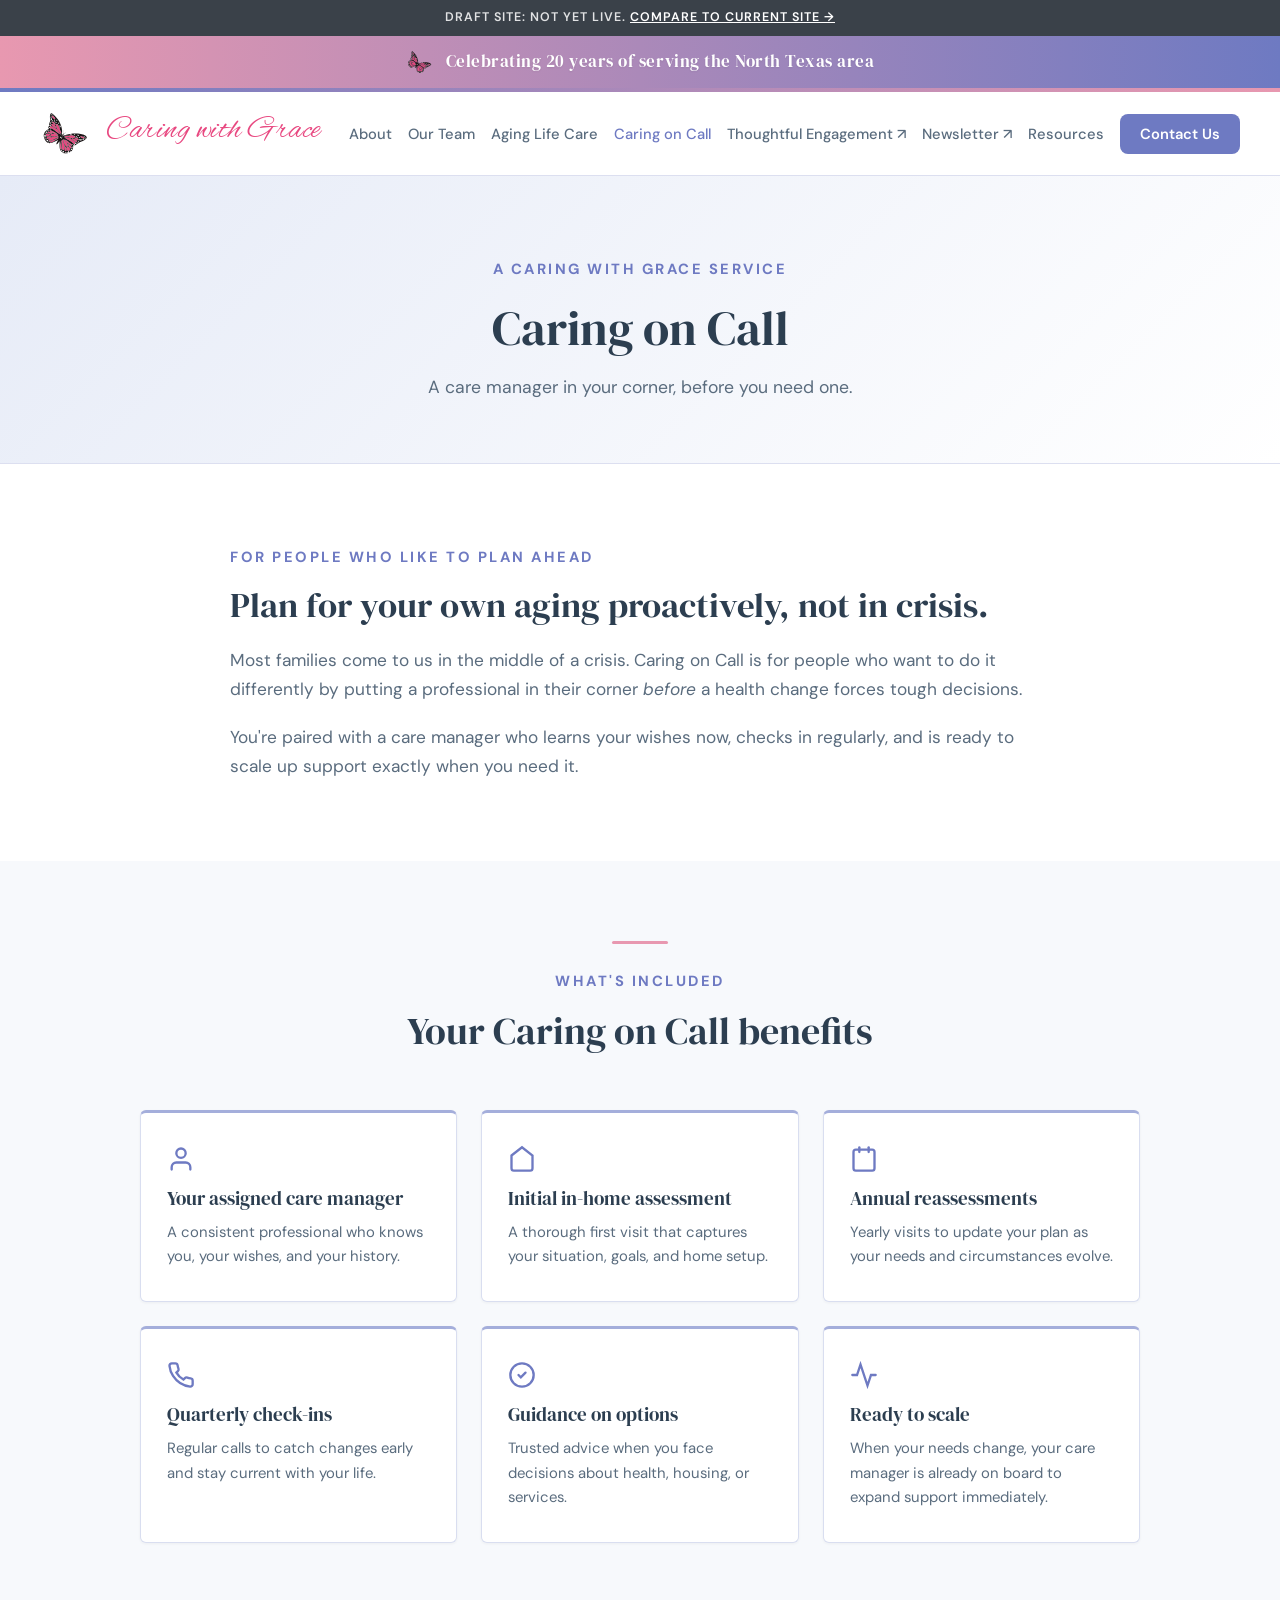
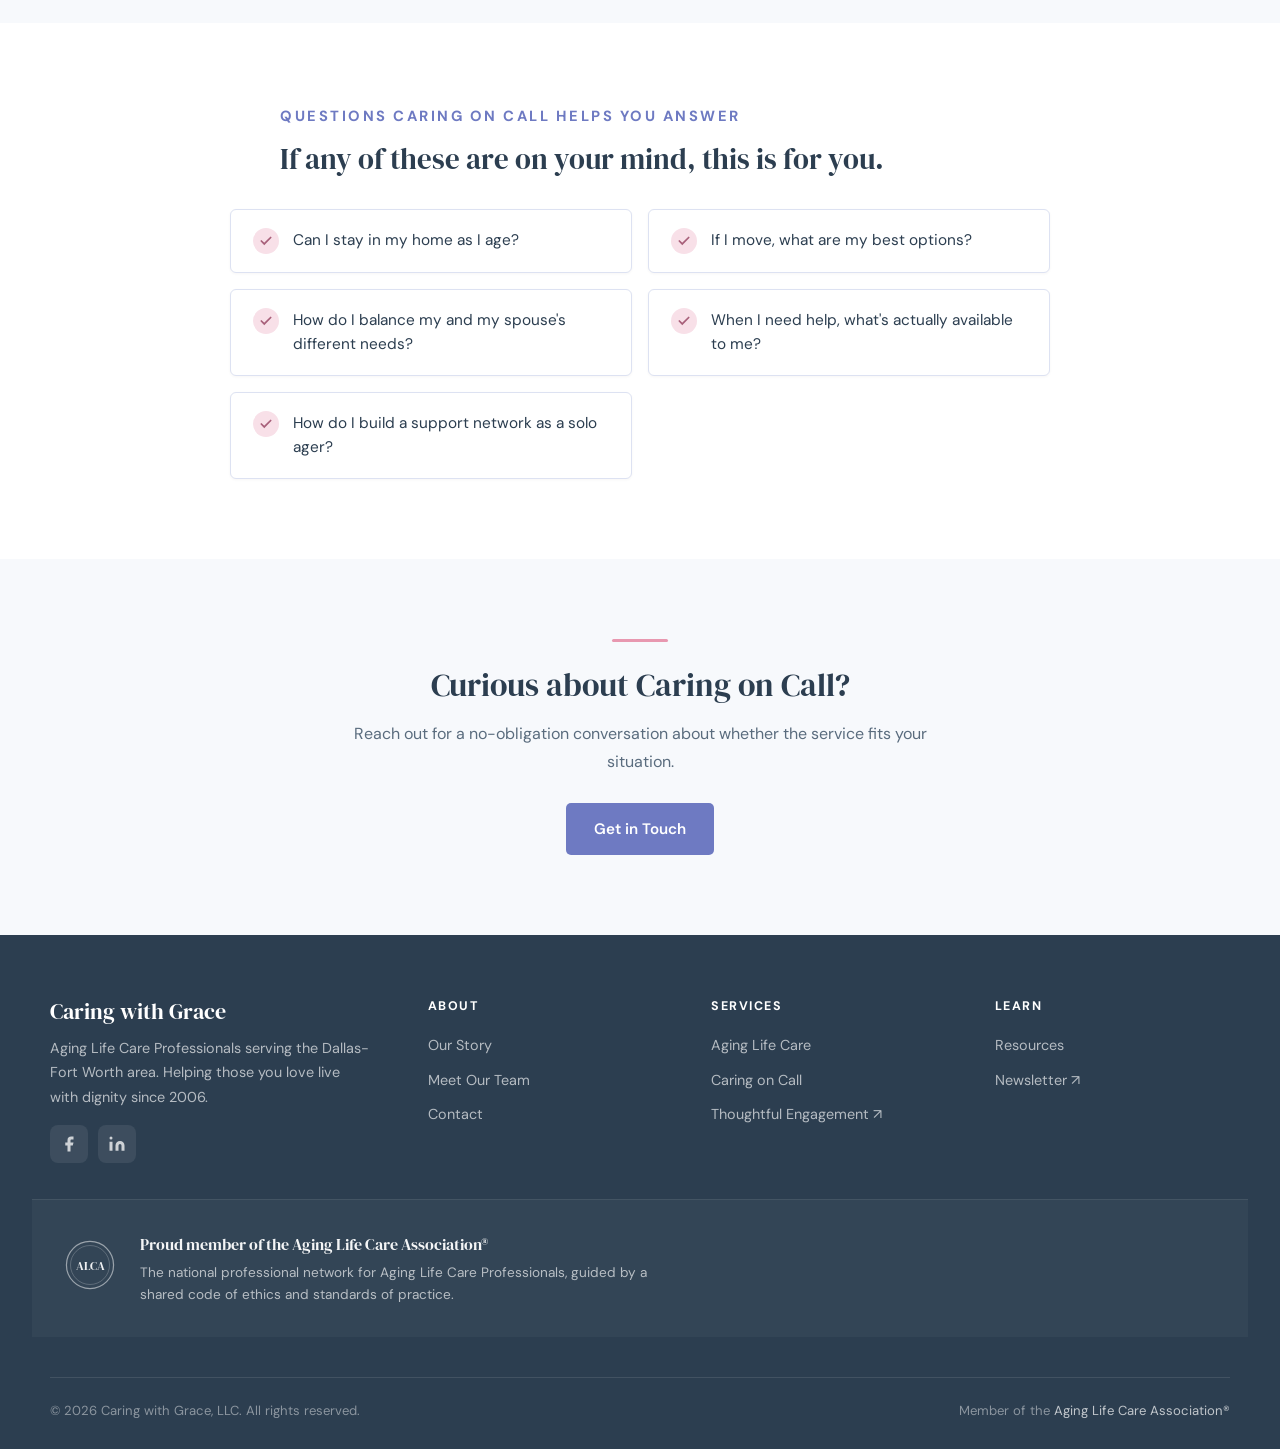
<file: caring-on-call.html>
<!DOCTYPE html>
<html lang="en">
<head>
  <meta charset="UTF-8">
  <meta name="viewport" content="width=device-width, initial-scale=1.0">
  <title>Caring on Call | Caring with Grace</title>
  <meta name="description" content="A future-planning service from Caring with Grace. Caring on Call gives you a care manager in your corner before you need one.">
  <link rel="preconnect" href="https://fonts.googleapis.com">
  <link rel="preconnect" href="https://fonts.gstatic.com" crossorigin>
  <link href="https://fonts.googleapis.com/css2?family=DM+Serif+Display:ital@0;1&family=Alex+Brush&family=DM+Sans:ital,wght@0,400;0,500;0,600;0,700;1,400&display=swap" rel="stylesheet">
  <link rel="canonical" href="https://clayborneo.github.io/cwg-site-draft/caring-on-call.html">
  <meta name="robots" content="noindex">  <!-- draft only: remove at launch -->
  <meta property="og:type" content="website">
  <meta property="og:site_name" content="Caring with Grace">
  <meta property="og:title" content="Caring on Call | Caring with Grace">
  <meta property="og:description" content="A future-planning service from Caring with Grace. Caring on Call gives you a care manager in your corner before you need one.">
  <meta property="og:url" content="https://clayborneo.github.io/cwg-site-draft/caring-on-call.html">
  <meta property="og:image" content="https://clayborneo.github.io/cwg-site-draft/assets/img/hero/slide1.jpg">
  <meta name="twitter:card" content="summary_large_image">
  <link rel="icon" type="image/svg+xml" href="assets/svg/badge.svg">
  <link rel="stylesheet" href="assets/css/style.css?v=28">
</head>
<body>

<div class="draft-banner">Draft site: not yet live. <a href="https://www.caringwithgrace.com/caringoncall" target="_blank">Compare to current site →</a></div>
<div class="announce-band"><img src="assets/svg/butterfly.svg" alt="" width="20" height="20"><span>Celebrating 20 years of serving the North Texas area</span></div>
<div class="header-accent"></div>

<header class="site-header">
  <a href="index.html" class="site-logo">
    <img src="assets/svg/butterfly.svg" alt="" width="52" height="52" class="site-logo-mark">
    <span class="site-logo-text">Caring with <span class="grace">Grace</span></span>
  </a>
  <button class="nav-toggle" aria-label="Toggle menu"><span></span><span></span><span></span></button>
  <ul class="site-nav">
    <li><a href="about.html">About</a></li>
    <li><a href="team.html">Our Team</a></li>
    <li><a href="aging-life-care.html">Aging Life Care</a></li>
    <li><a href="caring-on-call.html">Caring on Call</a></li>
    <li><a href="https://dallasthoughtfulengagement.com" target="_blank" rel="noopener">Thoughtful Engagement &nearr;</a></li>
    <li><a href="https://caringconnectionnews.com" target="_blank" rel="noopener">Newsletter &nearr;</a></li>
    <li><a href="resources.html">Resources</a></li>
    <li><a href="contact.html" class="nav-cta">Contact Us</a></li>
  </ul>
</header>

<div class="page-intro">
  <span class="section-eyebrow">A Caring with Grace Service</span>
  <h1>Caring on Call</h1>
  <p>A care manager in your corner, before you need one.</p>
</div>

<section>
  <div class="section-inner" style="max-width: 820px;">
    <span class="section-eyebrow">For people who like to plan ahead</span>
    <h2 style="font-size: 2.2rem; margin-bottom: 20px;">Plan for your own aging proactively, not in crisis.</h2>
    <p style="font-size: 1.08rem; color: var(--text-light); margin-bottom: 18px;">Most families come to us in the middle of a crisis. Caring on Call is for people who want to do it differently by putting a professional in their corner <em>before</em> a health change forces tough decisions.</p>
    <p style="font-size: 1.08rem; color: var(--text-light);">You're paired with a care manager who learns your wishes now, checks in regularly, and is ready to scale up support exactly when you need it.</p>
  </div>
</section>

<section style="background: var(--light);">
  <div class="section-inner">
    <div class="section-header">
      <div class="section-divider"></div>
      <span class="section-eyebrow">What's Included</span>
      <h2>Your Caring on Call benefits</h2>
    </div>
    <div class="services-grid" style="max-width: 1000px; margin: 0 auto;">
      <div class="service-card">
        <div class="service-icon"><svg viewBox="0 0 24 24" width="22" height="22" fill="none" stroke="currentColor" stroke-width="2" stroke-linecap="round"><path d="M20 21v-2a4 4 0 0 0-4-4H8a4 4 0 0 0-4 4v2"/><circle cx="12" cy="7" r="4"/></svg></div>
        <h3>Your assigned care manager</h3>
        <p>A consistent professional who knows you, your wishes, and your history.</p>
      </div>
      <div class="service-card">
        <div class="service-icon"><svg viewBox="0 0 24 24" width="22" height="22" fill="none" stroke="currentColor" stroke-width="2" stroke-linecap="round"><path d="M3 9l9-7 9 7v11a2 2 0 0 1-2 2H5a2 2 0 0 1-2-2z"/></svg></div>
        <h3>Initial in-home assessment</h3>
        <p>A thorough first visit that captures your situation, goals, and home setup.</p>
      </div>
      <div class="service-card">
        <div class="service-icon"><svg viewBox="0 0 24 24" width="22" height="22" fill="none" stroke="currentColor" stroke-width="2" stroke-linecap="round"><rect x="3" y="4" width="18" height="18" rx="2"/><line x1="16" y1="2" x2="16" y2="6"/><line x1="8" y1="2" x2="8" y2="6"/></svg></div>
        <h3>Annual reassessments</h3>
        <p>Yearly visits to update your plan as your needs and circumstances evolve.</p>
      </div>
      <div class="service-card">
        <div class="service-icon"><svg viewBox="0 0 24 24" width="22" height="22" fill="none" stroke="currentColor" stroke-width="2" stroke-linecap="round"><path d="M22 16.92v3a2 2 0 0 1-2.18 2 19.79 19.79 0 0 1-8.63-3.07 19.5 19.5 0 0 1-6-6 19.79 19.79 0 0 1-3.07-8.67A2 2 0 0 1 4.11 2h3a2 2 0 0 1 2 1.72 12.84 12.84 0 0 0 .7 2.81 2 2 0 0 1-.45 2.11L8.09 9.91a16 16 0 0 0 6 6l1.27-1.27a2 2 0 0 1 2.11-.45 12.84 12.84 0 0 0 2.81.7A2 2 0 0 1 22 16.92z"/></svg></div>
        <h3>Quarterly check-ins</h3>
        <p>Regular calls to catch changes early and stay current with your life.</p>
      </div>
      <div class="service-card">
        <div class="service-icon"><svg viewBox="0 0 24 24" width="22" height="22" fill="none" stroke="currentColor" stroke-width="2" stroke-linecap="round"><circle cx="12" cy="12" r="10"/><path d="M9 12l2 2 4-4"/></svg></div>
        <h3>Guidance on options</h3>
        <p>Trusted advice when you face decisions about health, housing, or services.</p>
      </div>
      <div class="service-card">
        <div class="service-icon"><svg viewBox="0 0 24 24" width="22" height="22" fill="none" stroke="currentColor" stroke-width="2" stroke-linecap="round"><polyline points="22 12 18 12 15 21 9 3 6 12 2 12"/></svg></div>
        <h3>Ready to scale</h3>
        <p>When your needs change, your care manager is already on board to expand support immediately.</p>
      </div>
    </div>
  </div>
</section>

<section>
  <div class="section-inner" style="max-width: 820px;">
    <div class="section-header" style="text-align: left; margin-bottom: 32px;">
      <span class="section-eyebrow">Questions Caring on Call Helps You Answer</span>
      <h2 style="font-size: 1.8rem;">If any of these are on your mind, this is for you.</h2>
    </div>
    <ul class="checklist">
      <li><span class="check-icon"><svg viewBox="0 0 24 24" width="14" height="14" fill="none" stroke="currentColor" stroke-width="3" stroke-linecap="round"><polyline points="20 6 9 17 4 12"/></svg></span>Can I stay in my home as I age?</li>
      <li><span class="check-icon"><svg viewBox="0 0 24 24" width="14" height="14" fill="none" stroke="currentColor" stroke-width="3" stroke-linecap="round"><polyline points="20 6 9 17 4 12"/></svg></span>If I move, what are my best options?</li>
      <li><span class="check-icon"><svg viewBox="0 0 24 24" width="14" height="14" fill="none" stroke="currentColor" stroke-width="3" stroke-linecap="round"><polyline points="20 6 9 17 4 12"/></svg></span>How do I balance my and my spouse's different needs?</li>
      <li><span class="check-icon"><svg viewBox="0 0 24 24" width="14" height="14" fill="none" stroke="currentColor" stroke-width="3" stroke-linecap="round"><polyline points="20 6 9 17 4 12"/></svg></span>When I need help, what's actually available to me?</li>
      <li><span class="check-icon"><svg viewBox="0 0 24 24" width="14" height="14" fill="none" stroke="currentColor" stroke-width="3" stroke-linecap="round"><polyline points="20 6 9 17 4 12"/></svg></span>How do I build a support network as a solo ager?</li>
    </ul>
  </div>
</section>

<section class="contact-section" style="background: var(--light);">
  <div class="section-inner" style="text-align: center; max-width: 600px;">
    <div class="section-divider"></div>
    <h2 style="font-size: 2rem; margin-bottom: 16px;">Curious about Caring on Call?</h2>
    <p style="color: var(--text-light); margin-bottom: 28px;">Reach out for a no-obligation conversation about whether the service fits your situation.</p>
    <a href="contact.html" class="btn btn-primary">Get in Touch</a>
  </div>
</section>

<footer class="site-footer">
  <div class="footer-inner">
    <div class="footer-brand">
      <h3>Caring with Grace</h3>
      <p>Aging Life Care Professionals serving the Dallas-Fort Worth area. Helping those you love live with dignity since 2006.</p>
      <div class="footer-social">
        <a href="https://www.facebook.com/CaringWithGrace" aria-label="Facebook" target="_blank"><svg viewBox="0 0 24 24" width="18" height="18" fill="currentColor"><path d="M18 2h-3a5 5 0 0 0-5 5v3H7v4h3v8h4v-8h3l1-4h-4V7a1 1 0 0 1 1-1h3z"/></svg></a>
        <a href="https://www.linkedin.com/company/caring-with-grace" aria-label="LinkedIn" target="_blank"><svg viewBox="0 0 24 24" width="18" height="18" fill="currentColor"><path d="M16 8a6 6 0 0 1 6 6v7h-4v-7a2 2 0 0 0-4 0v7h-4v-7a6 6 0 0 1 6-6z"/><rect x="2" y="9" width="4" height="12"/><circle cx="4" cy="4" r="2"/></svg></a>
      </div>
    </div>
    <div class="footer-col"><h4>About</h4><ul><li><a href="about.html">Our Story</a></li><li><a href="team.html">Meet Our Team</a></li><li><a href="contact.html">Contact</a></li></ul></div>
    <div class="footer-col"><h4>Services</h4><ul><li><a href="aging-life-care.html">Aging Life Care</a></li><li><a href="caring-on-call.html">Caring on Call</a></li><li><a href="https://dallasthoughtfulengagement.com" target="_blank" rel="noopener">Thoughtful Engagement &nearr;</a></li></ul></div>
    <div class="footer-col"><h4>Learn</h4><ul><li><a href="resources.html">Resources</a></li><li><a href="https://caringconnectionnews.com" target="_blank" rel="noopener">Newsletter &nearr;</a></li></ul></div>
  </div>
  <div class="alca-band">
    <div class="alca-band-inner">
      <div class="alca-mark" aria-hidden="true">
        <svg viewBox="0 0 64 64" width="52" height="52">
          <circle cx="32" cy="32" r="29" fill="none" stroke="currentColor" stroke-width="1.5" opacity="0.55"/>
          <circle cx="32" cy="32" r="24" fill="none" stroke="currentColor" stroke-width="0.8" opacity="0.35"/>
          <text x="32" y="38" text-anchor="middle" font-family="'DM Serif Display', Georgia, serif" font-size="15" font-weight="400" fill="currentColor">ALCA</text>
        </svg>
      </div>
      <div class="alca-text">
        <strong>Proud member of the Aging Life Care Association®</strong>
        <p>The national professional network for Aging Life Care Professionals, guided by a shared code of ethics and standards of practice.</p>
      </div>
    </div>
  </div>
  <div class="footer-bottom">
    <span>&copy; 2026 Caring with Grace, LLC. All rights reserved.</span>
    <span>Member of the <a href="https://www.aginglifecare.org" target="_blank" style="color: rgba(255,255,255,0.7);">Aging Life Care Association®</a></span>
  </div>
</footer>

<script src="assets/js/main.js"></script>
</body>
</html>
</file>
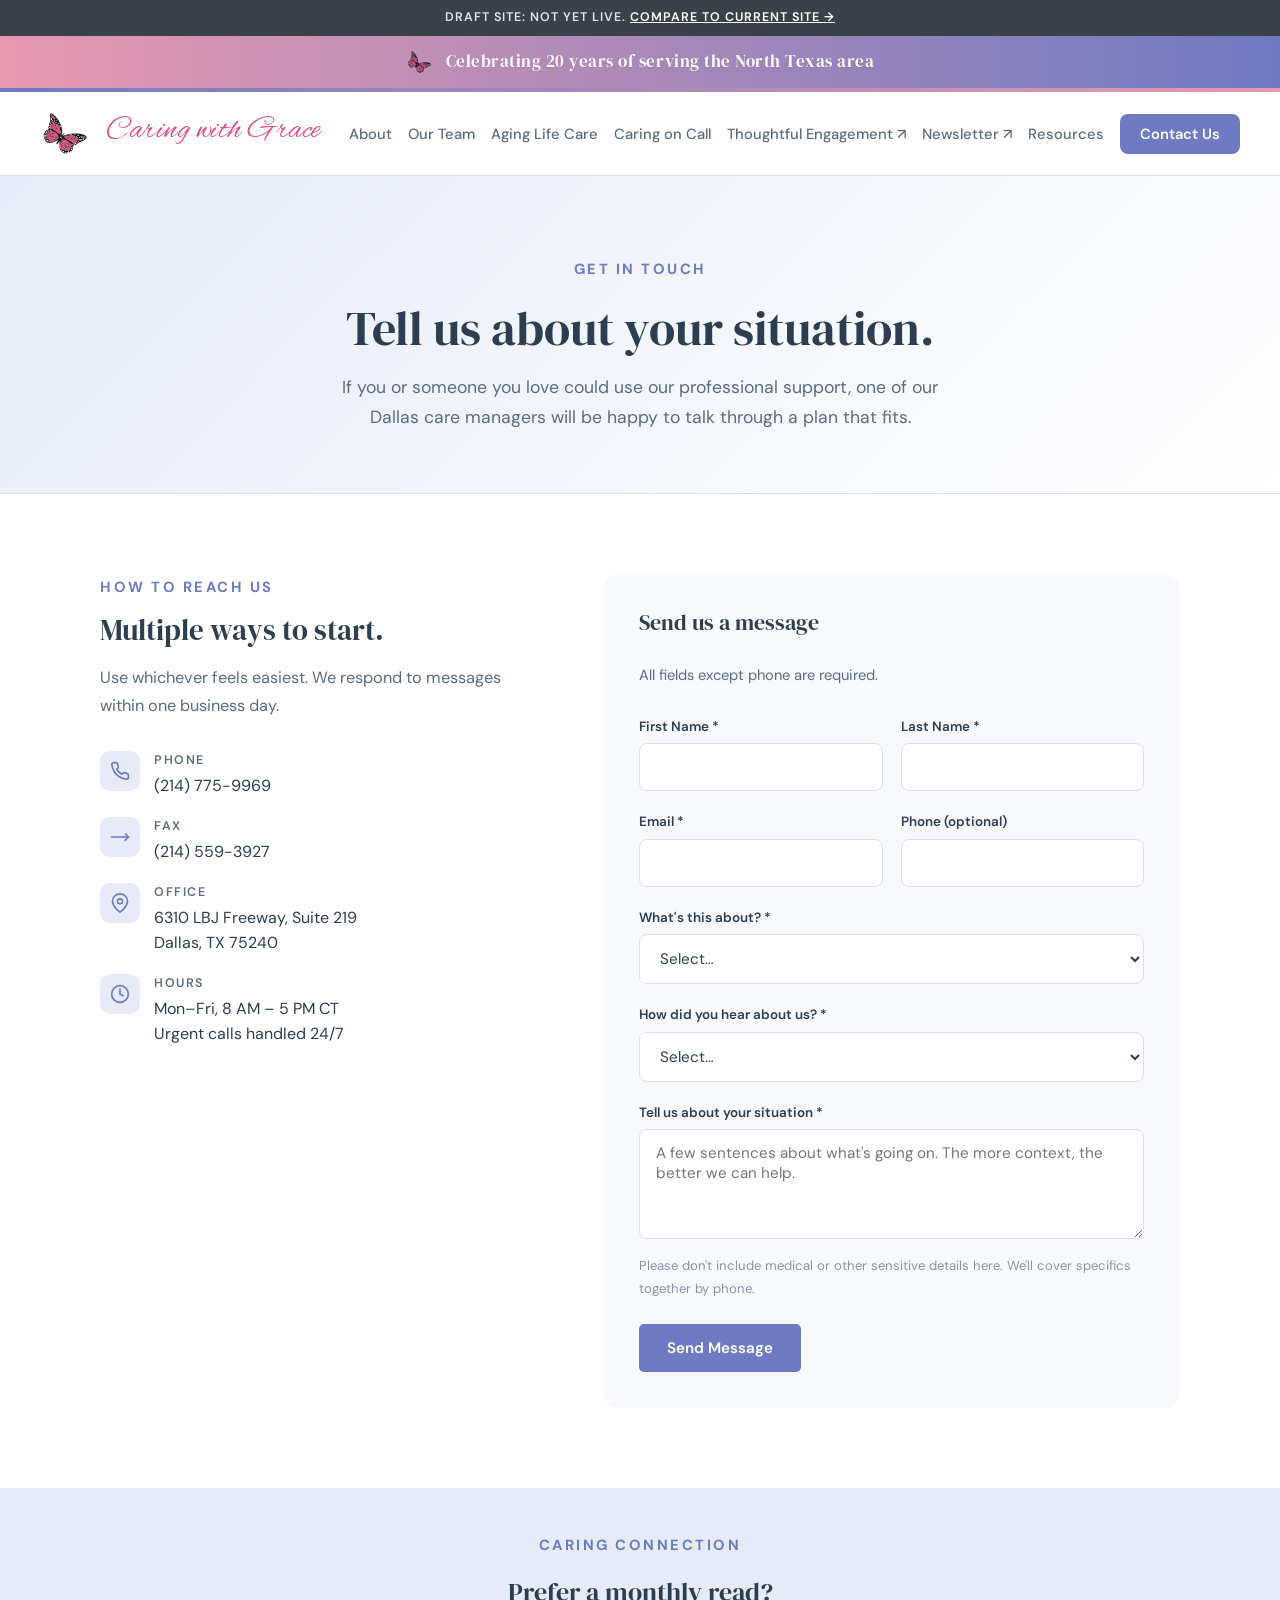
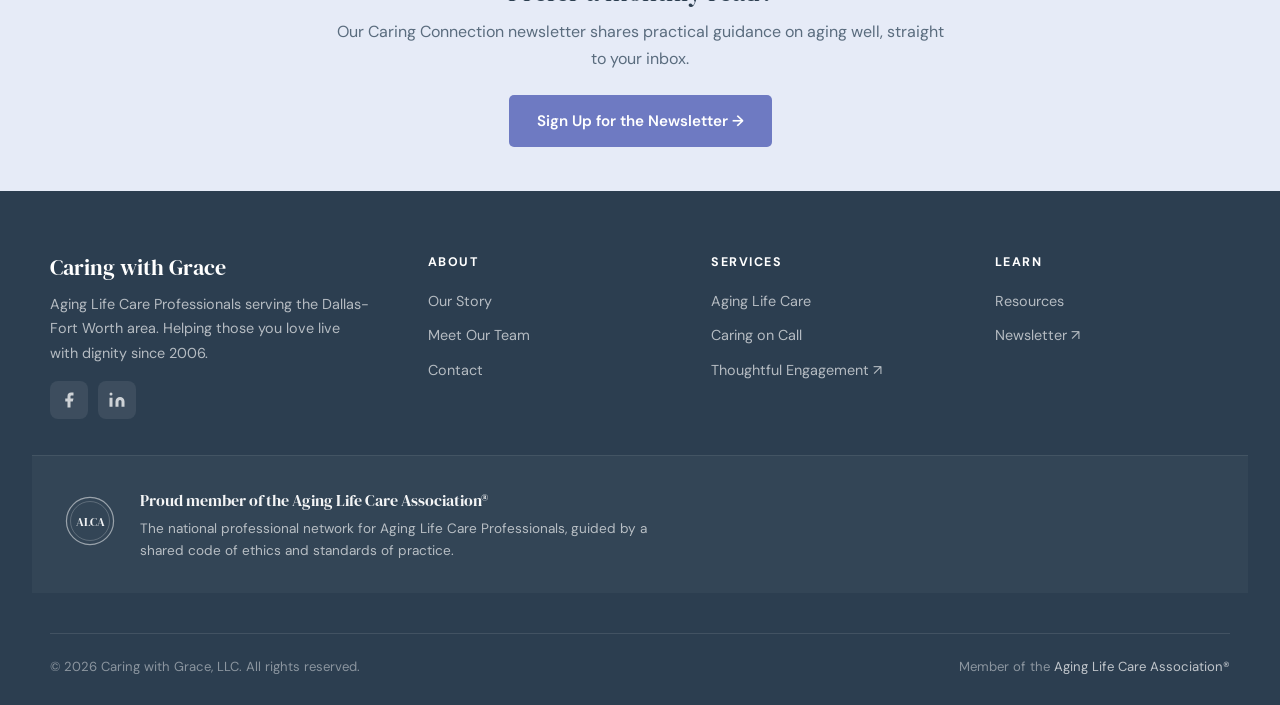
<file: contact.html>
<!DOCTYPE html>
<html lang="en">
<head>
  <meta charset="UTF-8">
  <meta name="viewport" content="width=device-width, initial-scale=1.0">
  <title>Contact | Caring with Grace</title>
  <meta name="description" content="Reach out to Caring with Grace. Our care managers will respond within one business day to talk through your family's situation.">
  <link rel="preconnect" href="https://fonts.googleapis.com">
  <link rel="preconnect" href="https://fonts.gstatic.com" crossorigin>
  <link href="https://fonts.googleapis.com/css2?family=DM+Serif+Display:ital@0;1&family=Alex+Brush&family=DM+Sans:ital,wght@0,400;0,500;0,600;0,700;1,400&display=swap" rel="stylesheet">
  <link rel="canonical" href="https://clayborneo.github.io/cwg-site-draft/contact.html">
  <meta name="robots" content="noindex">  <!-- draft only: remove at launch -->
  <meta property="og:type" content="website">
  <meta property="og:site_name" content="Caring with Grace">
  <meta property="og:title" content="Contact | Caring with Grace">
  <meta property="og:description" content="Reach out to Caring with Grace. Our care managers will respond within one business day to talk through your family's situation.">
  <meta property="og:url" content="https://clayborneo.github.io/cwg-site-draft/contact.html">
  <meta property="og:image" content="https://clayborneo.github.io/cwg-site-draft/assets/img/hero/slide1.jpg">
  <meta name="twitter:card" content="summary_large_image">
  <link rel="icon" type="image/svg+xml" href="assets/svg/badge.svg">
  <link rel="stylesheet" href="assets/css/style.css?v=28">
</head>
<body>

<div class="draft-banner">Draft site: not yet live. <a href="https://www.caringwithgrace.com/contact" target="_blank">Compare to current site →</a></div>
<div class="announce-band"><img src="assets/svg/butterfly.svg" alt="" width="20" height="20"><span>Celebrating 20 years of serving the North Texas area</span></div>
<div class="header-accent"></div>

<header class="site-header">
  <a href="index.html" class="site-logo">
    <img src="assets/svg/butterfly.svg" alt="" width="52" height="52" class="site-logo-mark">
    <span class="site-logo-text">Caring with <span class="grace">Grace</span></span>
  </a>
  <button class="nav-toggle" aria-label="Toggle menu"><span></span><span></span><span></span></button>
  <ul class="site-nav">
    <li><a href="about.html">About</a></li>
    <li><a href="team.html">Our Team</a></li>
    <li><a href="aging-life-care.html">Aging Life Care</a></li>
    <li><a href="caring-on-call.html">Caring on Call</a></li>
    <li><a href="https://dallasthoughtfulengagement.com" target="_blank" rel="noopener">Thoughtful Engagement &nearr;</a></li>
    <li><a href="https://caringconnectionnews.com" target="_blank" rel="noopener">Newsletter &nearr;</a></li>
    <li><a href="resources.html">Resources</a></li>
    <li><a href="contact.html" class="nav-cta">Contact Us</a></li>
  </ul>
</header>

<div class="page-intro">
  <span class="section-eyebrow">Get in Touch</span>
  <h1>Tell us about your situation.</h1>
  <p>If you or someone you love could use our professional support, one of our Dallas care managers will be happy to talk through a plan that fits.</p>
</div>

<section class="contact-section">
  <div class="contact-grid">
    <div class="contact-info">
      <span class="section-eyebrow">How to Reach Us</span>
      <h2 style="font-size: 1.8rem; margin-bottom: 16px;">Multiple ways to start.</h2>
      <p>Use whichever feels easiest. We respond to messages within one business day.</p>
      <ul class="contact-list">
        <li>
          <span class="ci-icon"><svg viewBox="0 0 24 24" width="20" height="20" fill="none" stroke="currentColor" stroke-width="2" stroke-linecap="round"><path d="M22 16.92v3a2 2 0 0 1-2.18 2 19.79 19.79 0 0 1-8.63-3.07 19.5 19.5 0 0 1-6-6 19.79 19.79 0 0 1-3.07-8.67A2 2 0 0 1 4.11 2h3a2 2 0 0 1 2 1.72 12.84 12.84 0 0 0 .7 2.81 2 2 0 0 1-.45 2.11L8.09 9.91a16 16 0 0 0 6 6l1.27-1.27a2 2 0 0 1 2.11-.45 12.84 12.84 0 0 0 2.81.7A2 2 0 0 1 22 16.92z"/></svg></span>
          <div><strong>Phone</strong><a href="tel:+12147759969">(214) 775-9969</a></div>
        </li>
        <li>
          <span class="ci-icon"><svg viewBox="0 0 24 24" width="20" height="20" fill="none" stroke="currentColor" stroke-width="2" stroke-linecap="round"><polyline points="22 12 18 8 22 12 18 16"/><line x1="2" y1="12" x2="22" y2="12"/></svg></span>
          <div><strong>Fax</strong><span>(214) 559-3927</span></div>
        </li>
        <li>
          <span class="ci-icon"><svg viewBox="0 0 24 24" width="20" height="20" fill="none" stroke="currentColor" stroke-width="2" stroke-linecap="round"><path d="M21 10c0 7-9 13-9 13s-9-6-9-13a9 9 0 0 1 18 0z"/><circle cx="12" cy="10" r="3"/></svg></span>
          <div><strong>Office</strong><span>6310 LBJ Freeway, Suite 219<br>Dallas, TX 75240</span></div>
        </li>
        <li>
          <span class="ci-icon"><svg viewBox="0 0 24 24" width="20" height="20" fill="none" stroke="currentColor" stroke-width="2" stroke-linecap="round"><circle cx="12" cy="12" r="10"/><path d="M12 6v6l4 2"/></svg></span>
          <div><strong>Hours</strong><span>Mon–Fri, 8 AM – 5 PM CT<br>Urgent calls handled 24/7</span></div>
        </li>
      </ul>
    </div>
    <form class="contact-form" novalidate>
      <div class="hp-field" aria-hidden="true"><label>Website<input type="text" name="website" tabindex="-1" autocomplete="off"></label></div>
      <h3 style="font-size: 1.4rem; margin-bottom: 6px;">Send us a message</h3>
      <p style="color: var(--text-light); margin-bottom: 8px; font-size: 0.92rem;">All fields except phone are required.</p>
      <div class="form-row">
        <div class="form-group"><label for="cp-fn">First Name *</label><input id="cp-fn" type="text" required></div>
        <div class="form-group"><label for="cp-ln">Last Name *</label><input id="cp-ln" type="text" required></div>
      </div>
      <div class="form-row">
        <div class="form-group"><label for="cp-em">Email *</label><input id="cp-em" type="email" required></div>
        <div class="form-group"><label for="cp-ph">Phone (optional)</label><input id="cp-ph" type="tel"></div>
      </div>
      <div class="form-group">
        <label for="cp-topic">What's this about? *</label>
        <select id="cp-topic" required>
          <option value="">Select…</option>
          <option>Care management for a loved one</option>
          <option>Caring on Call (future planning)</option>
          <option>Caregiver / home care services</option>
          <option>I'm a professional referring a client</option>
          <option>General question about your services</option>
          <option>Other</option>
        </select>
      </div>
      <div class="form-group">
        <label for="cp-ref">How did you hear about us? *</label>
        <select id="cp-ref" required>
          <option value="">Select…</option>
          <option>Google or web search</option>
          <option>Referred by a doctor or healthcare provider</option>
          <option>Referred by a family member or friend</option>
          <option>Referred by an attorney or financial advisor</option>
          <option>ALCA / Aging Life Care Association</option>
          <option>Social media</option>
          <option>Other</option>
        </select>
      </div>
      <div class="form-group">
        <label for="cp-msg">Tell us about your situation *</label>
        <textarea id="cp-msg" required placeholder="A few sentences about what's going on. The more context, the better we can help."></textarea>
      </div>
      <p class="form-privacy">Please don't include medical or other sensitive details here. We'll cover specifics together by phone.</p>
      <button type="submit" class="btn btn-primary" style="align-self: flex-start;">Send Message</button>
    </form>
  </div>
</section>

<section style="background: var(--primary-light); padding: 44px 0;">
  <div class="section-inner" style="text-align: center; max-width: 620px;">
    <span class="section-eyebrow">Caring Connection</span>
    <h2 style="font-size: 1.6rem; margin: 6px 0 10px;">Prefer a monthly read?</h2>
    <p style="color: var(--text-light); margin-bottom: 22px;">Our Caring Connection newsletter shares practical guidance on aging well, straight to your inbox.</p>
    <a href="https://caringconnectionnews.com" target="_blank" rel="noopener" class="btn btn-primary">Sign Up for the Newsletter →</a>
  </div>
</section>

<footer class="site-footer">
  <div class="footer-inner">
    <div class="footer-brand">
      <h3>Caring with Grace</h3>
      <p>Aging Life Care Professionals serving the Dallas-Fort Worth area. Helping those you love live with dignity since 2006.</p>
      <div class="footer-social">
        <a href="https://www.facebook.com/CaringWithGrace" aria-label="Facebook" target="_blank"><svg viewBox="0 0 24 24" width="18" height="18" fill="currentColor"><path d="M18 2h-3a5 5 0 0 0-5 5v3H7v4h3v8h4v-8h3l1-4h-4V7a1 1 0 0 1 1-1h3z"/></svg></a>
        <a href="https://www.linkedin.com/company/caring-with-grace" aria-label="LinkedIn" target="_blank"><svg viewBox="0 0 24 24" width="18" height="18" fill="currentColor"><path d="M16 8a6 6 0 0 1 6 6v7h-4v-7a2 2 0 0 0-4 0v7h-4v-7a6 6 0 0 1 6-6z"/><rect x="2" y="9" width="4" height="12"/><circle cx="4" cy="4" r="2"/></svg></a>
      </div>
    </div>
    <div class="footer-col"><h4>About</h4><ul><li><a href="about.html">Our Story</a></li><li><a href="team.html">Meet Our Team</a></li><li><a href="contact.html">Contact</a></li></ul></div>
    <div class="footer-col"><h4>Services</h4><ul><li><a href="aging-life-care.html">Aging Life Care</a></li><li><a href="caring-on-call.html">Caring on Call</a></li><li><a href="https://dallasthoughtfulengagement.com" target="_blank" rel="noopener">Thoughtful Engagement &nearr;</a></li></ul></div>
    <div class="footer-col"><h4>Learn</h4><ul><li><a href="resources.html">Resources</a></li><li><a href="https://caringconnectionnews.com" target="_blank" rel="noopener">Newsletter &nearr;</a></li></ul></div>
  </div>
  <div class="alca-band">
    <div class="alca-band-inner">
      <div class="alca-mark" aria-hidden="true">
        <svg viewBox="0 0 64 64" width="52" height="52">
          <circle cx="32" cy="32" r="29" fill="none" stroke="currentColor" stroke-width="1.5" opacity="0.55"/>
          <circle cx="32" cy="32" r="24" fill="none" stroke="currentColor" stroke-width="0.8" opacity="0.35"/>
          <text x="32" y="38" text-anchor="middle" font-family="'DM Serif Display', Georgia, serif" font-size="15" font-weight="400" fill="currentColor">ALCA</text>
        </svg>
      </div>
      <div class="alca-text">
        <strong>Proud member of the Aging Life Care Association®</strong>
        <p>The national professional network for Aging Life Care Professionals, guided by a shared code of ethics and standards of practice.</p>
      </div>
    </div>
  </div>
  <div class="footer-bottom">
    <span>&copy; 2026 Caring with Grace, LLC. All rights reserved.</span>
    <span>Member of the <a href="https://www.aginglifecare.org" target="_blank" style="color: rgba(255,255,255,0.7);">Aging Life Care Association®</a></span>
  </div>
</footer>

<script src="assets/js/main.js"></script>
</body>
</html>
</file>
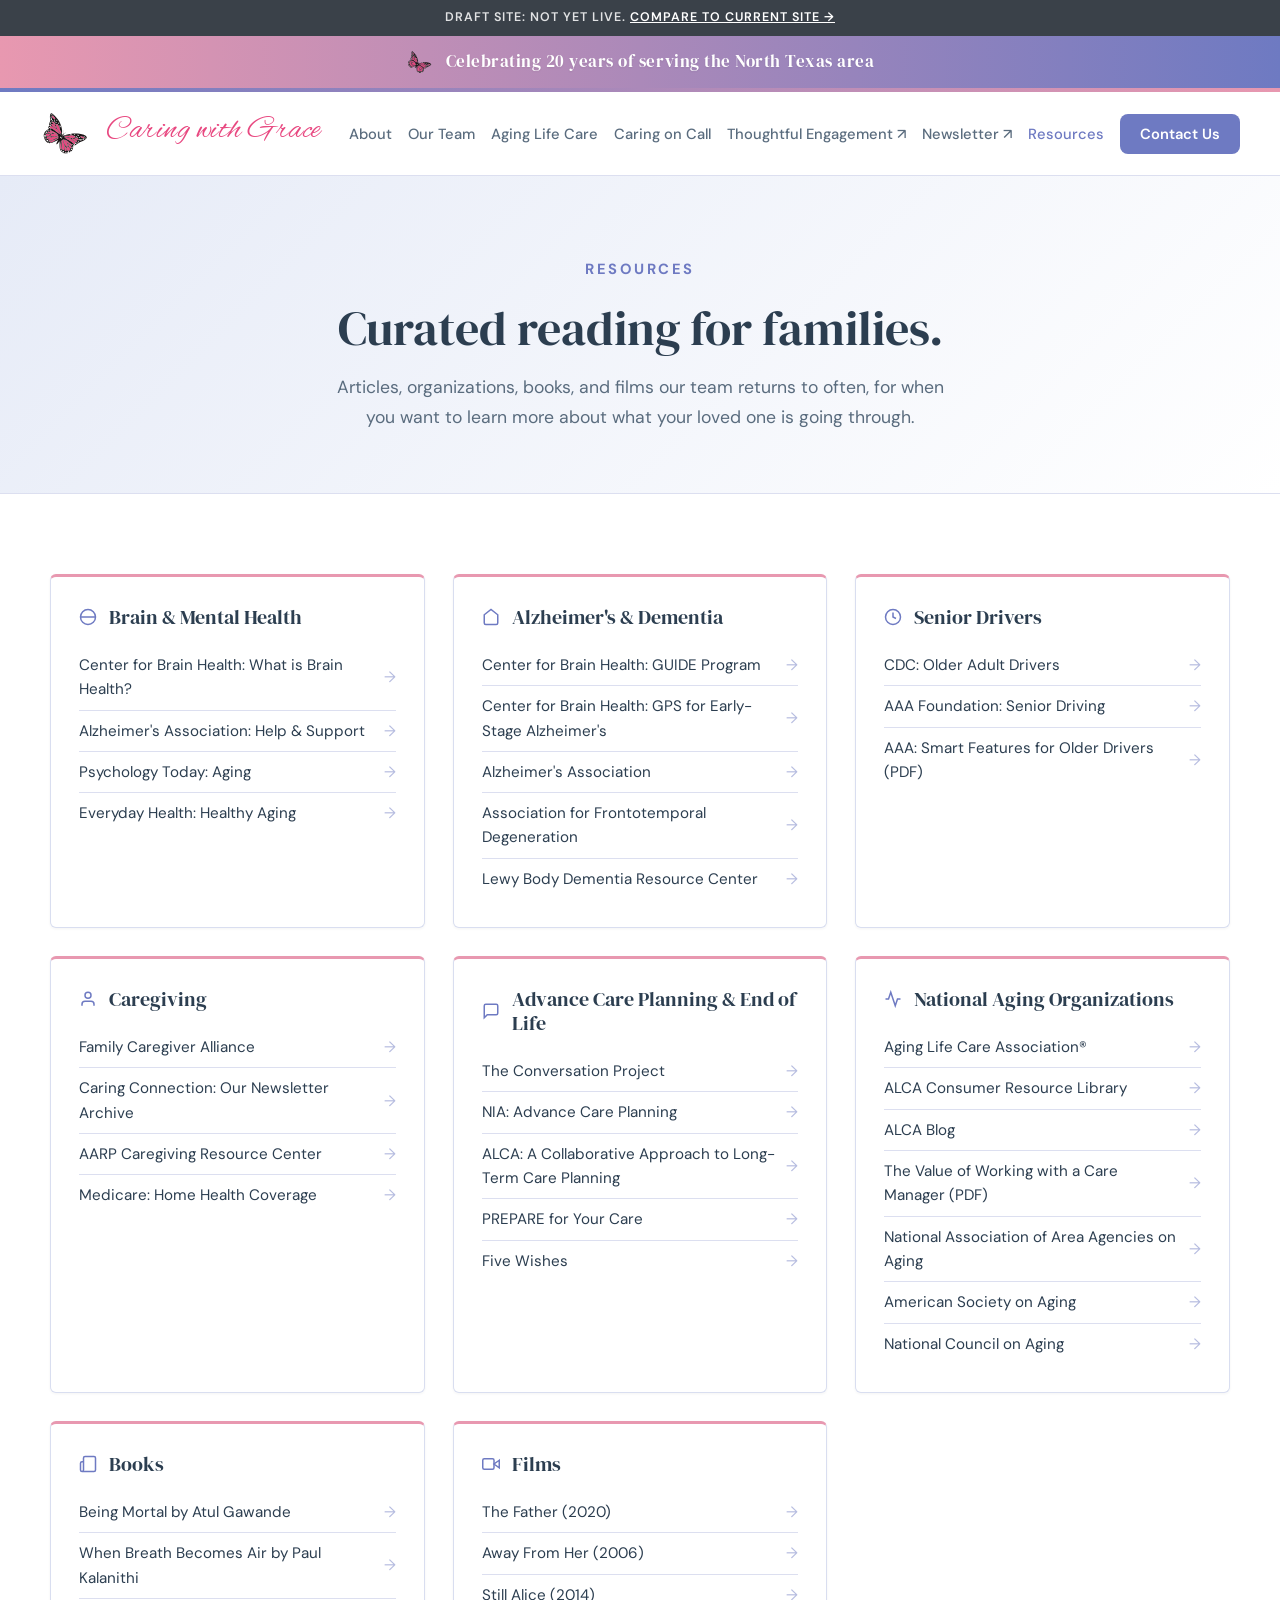
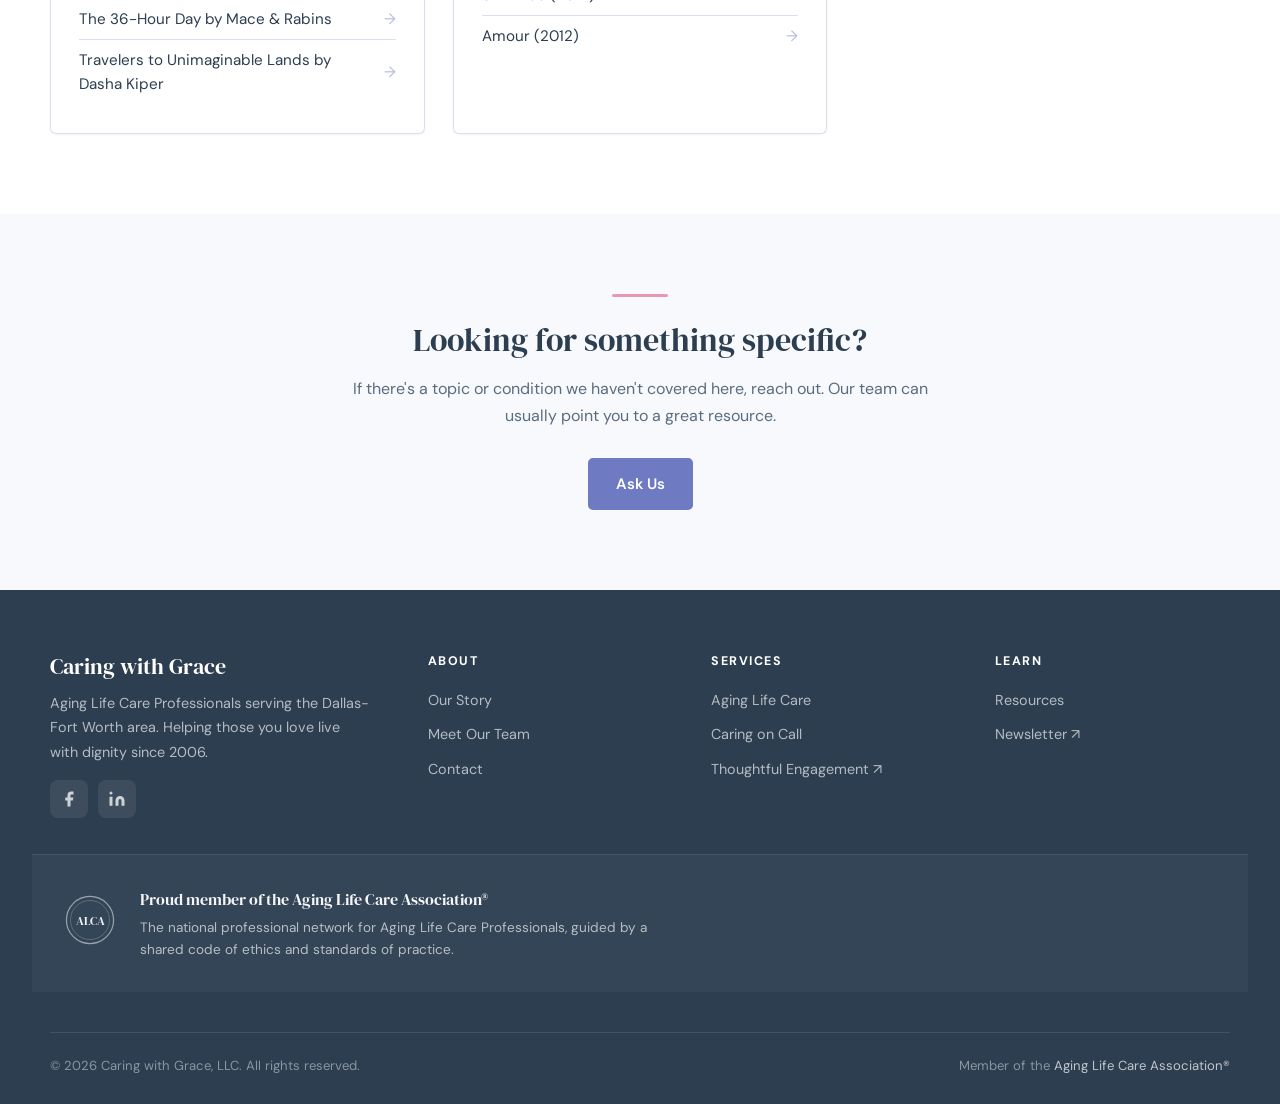
<file: resources.html>
<!DOCTYPE html>
<html lang="en">
<head>
  <meta charset="UTF-8">
  <meta name="viewport" content="width=device-width, initial-scale=1.0">
  <title>Resources | Caring with Grace</title>
  <meta name="description" content="Curated reading on aging, dementia, caregiving, mental health, end-of-life planning, and more, from the team at Caring with Grace.">
  <link rel="preconnect" href="https://fonts.googleapis.com">
  <link rel="preconnect" href="https://fonts.gstatic.com" crossorigin>
  <link href="https://fonts.googleapis.com/css2?family=DM+Serif+Display:ital@0;1&family=Alex+Brush&family=DM+Sans:ital,wght@0,400;0,500;0,600;0,700;1,400&display=swap" rel="stylesheet">
  <link rel="canonical" href="https://clayborneo.github.io/cwg-site-draft/resources.html">
  <meta name="robots" content="noindex">  <!-- draft only: remove at launch -->
  <meta property="og:type" content="website">
  <meta property="og:site_name" content="Caring with Grace">
  <meta property="og:title" content="Resources | Caring with Grace">
  <meta property="og:description" content="Curated reading on aging, dementia, caregiving, mental health, end-of-life planning, and more, from the team at Caring with Grace.">
  <meta property="og:url" content="https://clayborneo.github.io/cwg-site-draft/resources.html">
  <meta property="og:image" content="https://clayborneo.github.io/cwg-site-draft/assets/img/hero/slide1.jpg">
  <meta name="twitter:card" content="summary_large_image">
  <link rel="icon" type="image/svg+xml" href="assets/svg/badge.svg">
  <link rel="stylesheet" href="assets/css/style.css?v=28">
</head>
<body>

<div class="draft-banner">Draft site: not yet live. <a href="https://www.caringwithgrace.com/resources" target="_blank">Compare to current site →</a></div>
<div class="announce-band"><img src="assets/svg/butterfly.svg" alt="" width="20" height="20"><span>Celebrating 20 years of serving the North Texas area</span></div>
<div class="header-accent"></div>

<header class="site-header">
  <a href="index.html" class="site-logo">
    <img src="assets/svg/butterfly.svg" alt="" width="52" height="52" class="site-logo-mark">
    <span class="site-logo-text">Caring with <span class="grace">Grace</span></span>
  </a>
  <button class="nav-toggle" aria-label="Toggle menu"><span></span><span></span><span></span></button>
  <ul class="site-nav">
    <li><a href="about.html">About</a></li>
    <li><a href="team.html">Our Team</a></li>
    <li><a href="aging-life-care.html">Aging Life Care</a></li>
    <li><a href="caring-on-call.html">Caring on Call</a></li>
    <li><a href="https://dallasthoughtfulengagement.com" target="_blank" rel="noopener">Thoughtful Engagement &nearr;</a></li>
    <li><a href="https://caringconnectionnews.com" target="_blank" rel="noopener">Newsletter &nearr;</a></li>
    <li><a href="resources.html">Resources</a></li>
    <li><a href="contact.html" class="nav-cta">Contact Us</a></li>
  </ul>
</header>

<div class="page-intro">
  <span class="section-eyebrow">Resources</span>
  <h1>Curated reading for families.</h1>
  <p>Articles, organizations, books, and films our team returns to often, for when you want to learn more about what your loved one is going through.</p>
</div>

<section>
  <div class="resources-grid">

    <div class="resource-card">
      <h3><span class="res-icon"><svg viewBox="0 0 24 24" width="18" height="18" fill="none" stroke="currentColor" stroke-width="2"><circle cx="12" cy="12" r="10"/><line x1="2" y1="12" x2="22" y2="12"/></svg></span>Brain &amp; Mental Health</h3>
      <ul>
        <li><a href="https://centerforbrainhealth.org/what-is-brain-health" target="_blank">Center for Brain Health: What is Brain Health?</a></li>
        <li><a href="https://www.alz.org/help-support" target="_blank">Alzheimer's Association: Help &amp; Support</a></li>
        <li><a href="https://www.psychologytoday.com/us/basics/aging" target="_blank">Psychology Today: Aging</a></li>
        <li><a href="https://www.everydayhealth.com/healthy-aging/" target="_blank">Everyday Health: Healthy Aging</a></li>
      </ul>
    </div>

    <div class="resource-card">
      <h3><span class="res-icon"><svg viewBox="0 0 24 24" width="18" height="18" fill="none" stroke="currentColor" stroke-width="2"><path d="M3 9l9-7 9 7v11a2 2 0 0 1-2 2H5a2 2 0 0 1-2-2z"/></svg></span>Alzheimer's &amp; Dementia</h3>
      <ul>
        <li><a href="https://centerforbrainhealth.org/guide" target="_blank">Center for Brain Health: GUIDE Program</a></li>
        <li><a href="https://issuu.com/brainhealth/docs/gps_for_early-stage_alzheimer_s_and_2805371ee34486" target="_blank">Center for Brain Health: GPS for Early-Stage Alzheimer's</a></li>
        <li><a href="https://www.alz.org" target="_blank">Alzheimer's Association</a></li>
        <li><a href="https://www.theaftd.org" target="_blank">Association for Frontotemporal Degeneration</a></li>
        <li><a href="https://www.lewybodyresourcecenter.org" target="_blank">Lewy Body Dementia Resource Center</a></li>
      </ul>
    </div>

    <div class="resource-card">
      <h3><span class="res-icon"><svg viewBox="0 0 24 24" width="18" height="18" fill="none" stroke="currentColor" stroke-width="2"><circle cx="12" cy="12" r="10"/><path d="M12 6v6l4 2"/></svg></span>Senior Drivers</h3>
      <ul>
        <li><a href="https://www.cdc.gov/older-adult-drivers/about/index.html" target="_blank">CDC: Older Adult Drivers</a></li>
        <li><a href="https://www.aaafoundation.org/seniors" target="_blank">AAA Foundation: Senior Driving</a></li>
        <li><a href="https://www.aaa.com/AAA/common/AAR/files/AAA-Smart-Features-for-Older-Drivers.pdf" target="_blank">AAA: Smart Features for Older Drivers (PDF)</a></li>
      </ul>
    </div>

    <div class="resource-card">
      <h3><span class="res-icon"><svg viewBox="0 0 24 24" width="18" height="18" fill="none" stroke="currentColor" stroke-width="2"><path d="M20 21v-2a4 4 0 0 0-4-4H8a4 4 0 0 0-4 4v2"/><circle cx="12" cy="7" r="4"/></svg></span>Caregiving</h3>
      <ul>
        <li><a href="https://www.caregiver.org" target="_blank">Family Caregiver Alliance</a></li>
        <li><a href="https://caringconnectionnews.com/newsletter-past-issues/" target="_blank">Caring Connection: Our Newsletter Archive</a></li>
        <li><a href="https://www.aarp.org/caregiving/" target="_blank">AARP Caregiving Resource Center</a></li>
        <li><a href="https://www.medicare.gov/coverage/home-health-services" target="_blank">Medicare: Home Health Coverage</a></li>
      </ul>
    </div>

    <div class="resource-card">
      <h3><span class="res-icon"><svg viewBox="0 0 24 24" width="18" height="18" fill="none" stroke="currentColor" stroke-width="2"><path d="M21 15a2 2 0 0 1-2 2H7l-4 4V5a2 2 0 0 1 2-2h14a2 2 0 0 1 2 2z"/></svg></span>Advance Care Planning &amp; End of Life</h3>
      <ul>
        <li><a href="https://theconversationproject.org" target="_blank">The Conversation Project</a></li>
        <li><a href="https://www.nia.nih.gov/health/advance-care-planning" target="_blank">NIA: Advance Care Planning</a></li>
        <li><a href="https://blog.aginglifecare.org/blog/a-collaborative-approach-to-supporting-older-adults-in-long-term-care-planning/" target="_blank">ALCA: A Collaborative Approach to Long-Term Care Planning</a></li>
        <li><a href="https://prepareforyourcare.org" target="_blank">PREPARE for Your Care</a></li>
        <li><a href="https://www.fivewishes.org" target="_blank">Five Wishes</a></li>
      </ul>
    </div>

    <div class="resource-card">
      <h3><span class="res-icon"><svg viewBox="0 0 24 24" width="18" height="18" fill="none" stroke="currentColor" stroke-width="2"><path d="M22 12h-4l-3 9L9 3l-3 9H2"/></svg></span>National Aging Organizations</h3>
      <ul>
        <li><a href="https://www.aginglifecare.org" target="_blank">Aging Life Care Association®</a></li>
        <li><a href="https://www.aginglifecare.org/ALCA/About_Aging_Life_Care/Consumer_Resources/ALCA/About_Aging_Life_Care/Consumer_Resources.aspx" target="_blank">ALCA Consumer Resource Library</a></li>
        <li><a href="https://blog.aginglifecare.org/" target="_blank">ALCA Blog</a></li>
        <li><a href="assets/docs/alca-value-of-working-with-a-care-manager.pdf" target="_blank">The Value of Working with a Care Manager (PDF)</a></li>
        <li><a href="https://www.n4a.org" target="_blank">National Association of Area Agencies on Aging</a></li>
        <li><a href="https://www.asaging.org" target="_blank">American Society on Aging</a></li>
        <li><a href="https://www.ncoa.org" target="_blank">National Council on Aging</a></li>
      </ul>
    </div>

    <div class="resource-card">
      <h3><span class="res-icon"><svg viewBox="0 0 24 24" width="18" height="18" fill="none" stroke="currentColor" stroke-width="2"><path d="M4 22h16a2 2 0 0 0 2-2V4a2 2 0 0 0-2-2H8a2 2 0 0 0-2 2v16a2 2 0 0 1-2 2zm0 0a2 2 0 0 1-2-2v-9c0-1.1.9-2 2-2h2"/></svg></span>Books</h3>
      <ul>
        <li><a href="https://www.amazon.com/dp/0805095152" target="_blank">Being Mortal by Atul Gawande</a></li>
        <li><a href="https://www.amazon.com/dp/1455594059" target="_blank">When Breath Becomes Air by Paul Kalanithi</a></li>
        <li><a href="https://www.amazon.com/dp/1421422239" target="_blank">The 36-Hour Day by Mace &amp; Rabins</a></li>
        <li><a href="https://www.amazon.com/dp/0593320700" target="_blank">Travelers to Unimaginable Lands by Dasha Kiper</a></li>
      </ul>
    </div>

    <div class="resource-card">
      <h3><span class="res-icon"><svg viewBox="0 0 24 24" width="18" height="18" fill="none" stroke="currentColor" stroke-width="2"><polygon points="23 7 16 12 23 17 23 7"/><rect x="1" y="5" width="15" height="14" rx="2"/></svg></span>Films</h3>
      <ul>
        <li><a href="https://www.imdb.com/title/tt15097216/" target="_blank">The Father (2020)</a></li>
        <li><a href="https://www.imdb.com/title/tt0780504/" target="_blank">Away From Her (2006)</a></li>
        <li><a href="https://www.imdb.com/title/tt5476944/" target="_blank">Still Alice (2014)</a></li>
        <li><a href="https://www.imdb.com/title/tt1602620/" target="_blank">Amour (2012)</a></li>
      </ul>
    </div>

  </div>
</section>

<section class="contact-section" style="background: var(--light);">
  <div class="section-inner" style="text-align: center; max-width: 600px;">
    <div class="section-divider"></div>
    <h2 style="font-size: 2rem; margin-bottom: 16px;">Looking for something specific?</h2>
    <p style="color: var(--text-light); margin-bottom: 28px;">If there's a topic or condition we haven't covered here, reach out. Our team can usually point you to a great resource.</p>
    <a href="contact.html" class="btn btn-primary">Ask Us</a>
  </div>
</section>

<footer class="site-footer">
  <div class="footer-inner">
    <div class="footer-brand">
      <h3>Caring with Grace</h3>
      <p>Aging Life Care Professionals serving the Dallas-Fort Worth area. Helping those you love live with dignity since 2006.</p>
      <div class="footer-social">
        <a href="https://www.facebook.com/CaringWithGrace" aria-label="Facebook" target="_blank"><svg viewBox="0 0 24 24" width="18" height="18" fill="currentColor"><path d="M18 2h-3a5 5 0 0 0-5 5v3H7v4h3v8h4v-8h3l1-4h-4V7a1 1 0 0 1 1-1h3z"/></svg></a>
        <a href="https://www.linkedin.com/company/caring-with-grace" aria-label="LinkedIn" target="_blank"><svg viewBox="0 0 24 24" width="18" height="18" fill="currentColor"><path d="M16 8a6 6 0 0 1 6 6v7h-4v-7a2 2 0 0 0-4 0v7h-4v-7a6 6 0 0 1 6-6z"/><rect x="2" y="9" width="4" height="12"/><circle cx="4" cy="4" r="2"/></svg></a>
      </div>
    </div>
    <div class="footer-col"><h4>About</h4><ul><li><a href="about.html">Our Story</a></li><li><a href="team.html">Meet Our Team</a></li><li><a href="contact.html">Contact</a></li></ul></div>
    <div class="footer-col"><h4>Services</h4><ul><li><a href="aging-life-care.html">Aging Life Care</a></li><li><a href="caring-on-call.html">Caring on Call</a></li><li><a href="https://dallasthoughtfulengagement.com" target="_blank" rel="noopener">Thoughtful Engagement &nearr;</a></li></ul></div>
    <div class="footer-col"><h4>Learn</h4><ul><li><a href="resources.html">Resources</a></li><li><a href="https://caringconnectionnews.com" target="_blank" rel="noopener">Newsletter &nearr;</a></li></ul></div>
  </div>
  <div class="alca-band">
    <div class="alca-band-inner">
      <div class="alca-mark" aria-hidden="true">
        <svg viewBox="0 0 64 64" width="52" height="52">
          <circle cx="32" cy="32" r="29" fill="none" stroke="currentColor" stroke-width="1.5" opacity="0.55"/>
          <circle cx="32" cy="32" r="24" fill="none" stroke="currentColor" stroke-width="0.8" opacity="0.35"/>
          <text x="32" y="38" text-anchor="middle" font-family="'DM Serif Display', Georgia, serif" font-size="15" font-weight="400" fill="currentColor">ALCA</text>
        </svg>
      </div>
      <div class="alca-text">
        <strong>Proud member of the Aging Life Care Association®</strong>
        <p>The national professional network for Aging Life Care Professionals, guided by a shared code of ethics and standards of practice.</p>
      </div>
    </div>
  </div>
  <div class="footer-bottom">
    <span>&copy; 2026 Caring with Grace, LLC. All rights reserved.</span>
    <span>Member of the <a href="https://www.aginglifecare.org" target="_blank" style="color: rgba(255,255,255,0.7);">Aging Life Care Association®</a></span>
  </div>
</footer>

<script src="assets/js/main.js"></script>
</body>
</html>
</file>
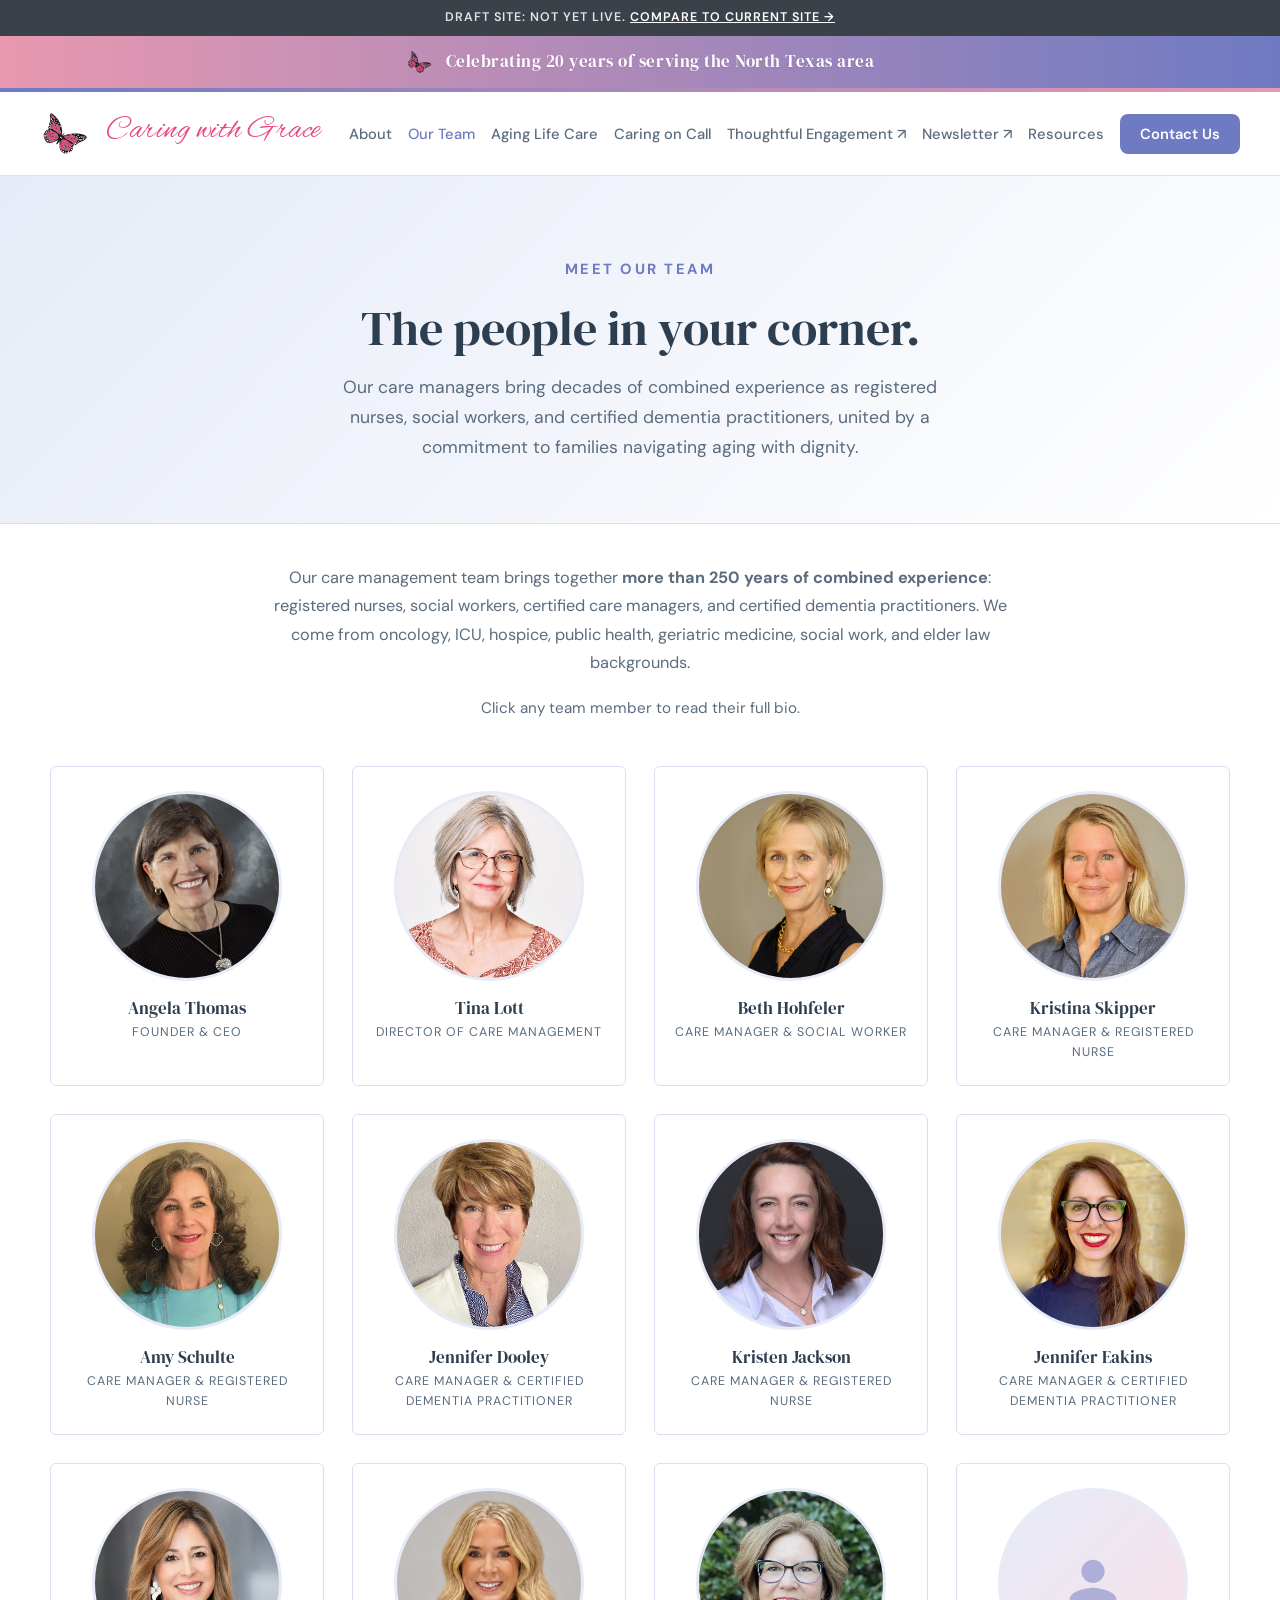
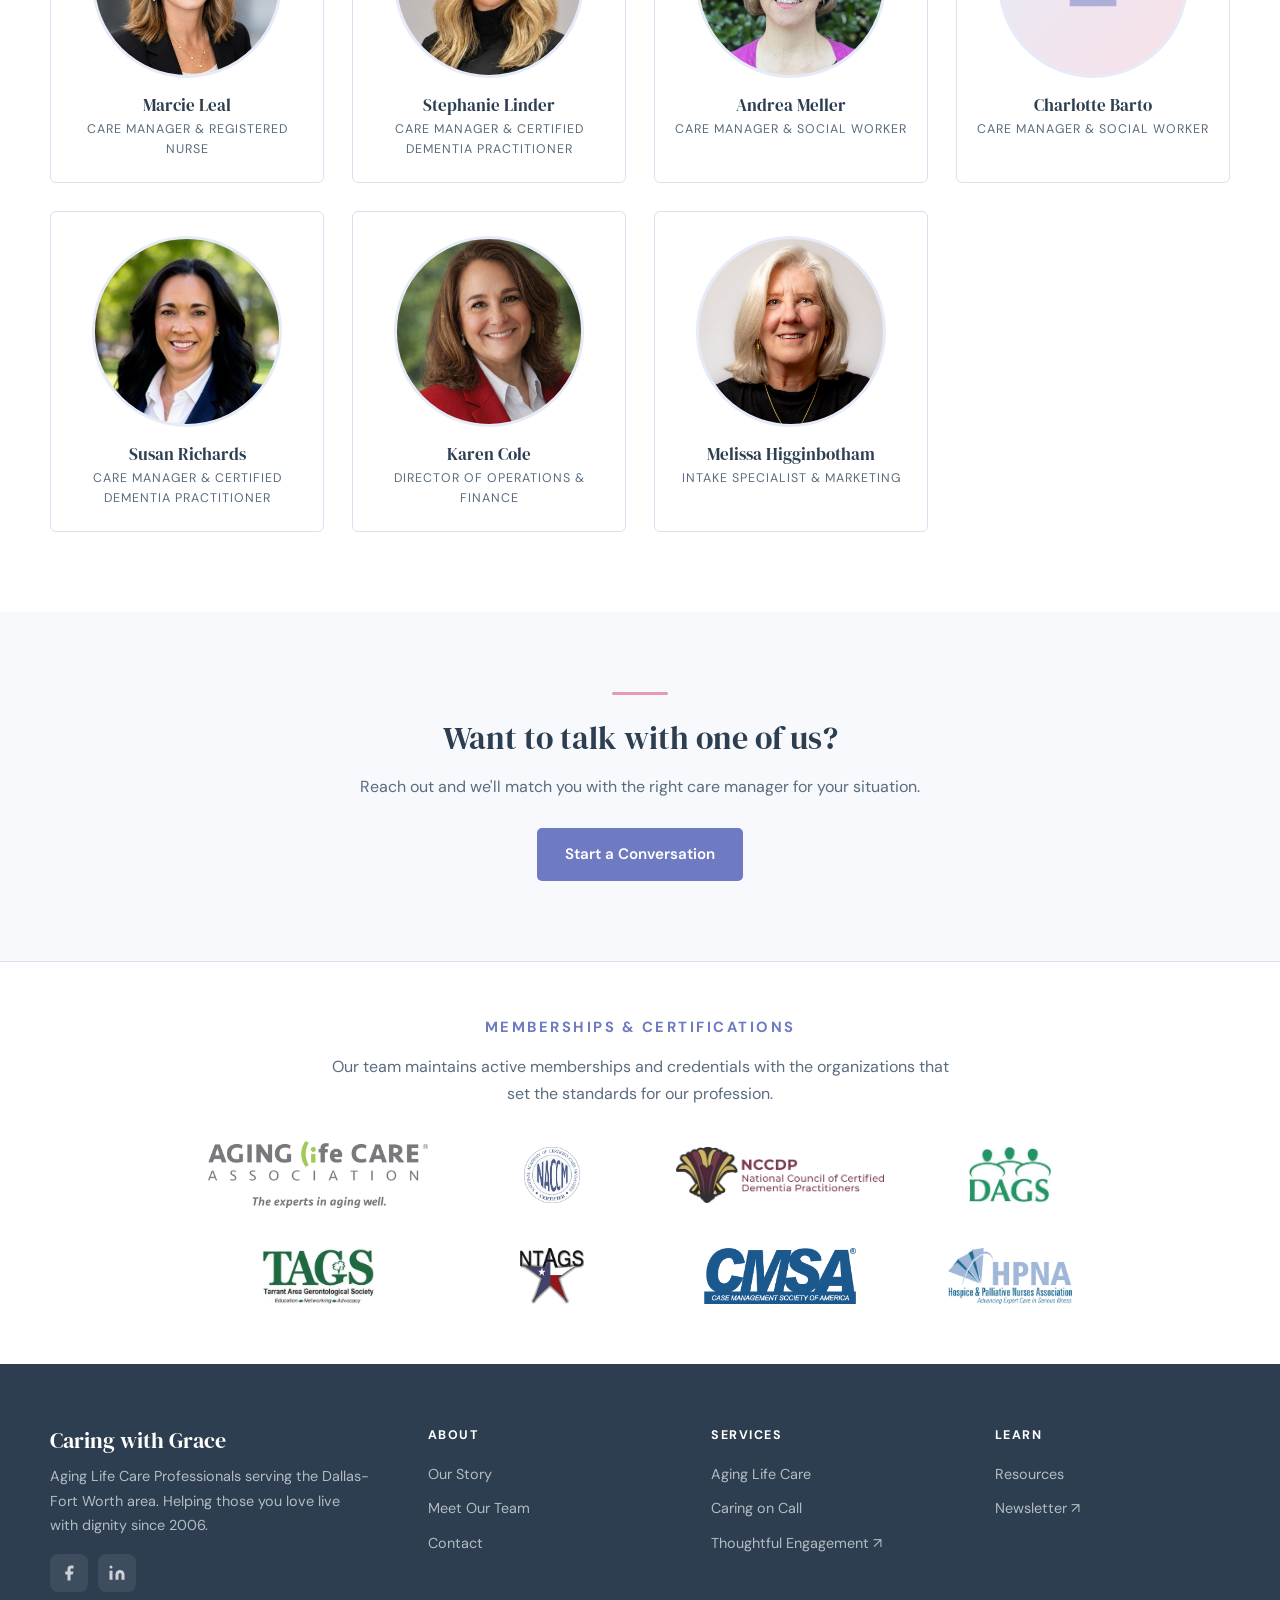
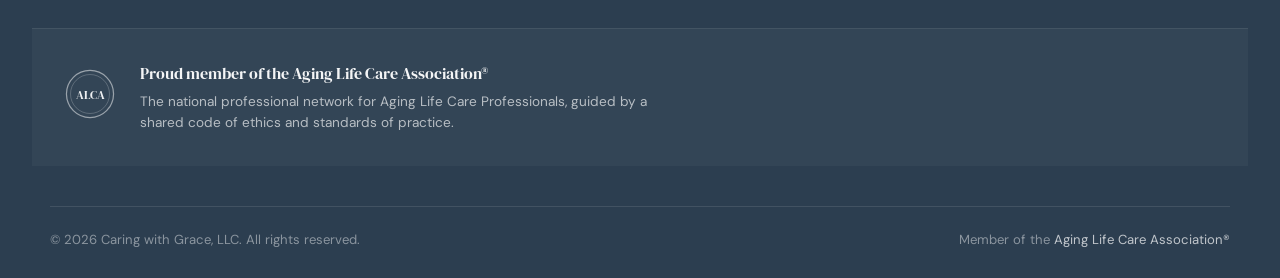
<file: team.html>
<!DOCTYPE html>
<html lang="en">
<head>
  <meta charset="UTF-8">
  <meta name="viewport" content="width=device-width, initial-scale=1.0">
  <title>Our Team | Caring with Grace</title>
  <meta name="description" content="Meet the certified Aging Life Care Professionals at Caring with Grace: nurses, social workers, and dementia practitioners serving Dallas-Fort Worth families.">
  <link rel="preconnect" href="https://fonts.googleapis.com">
  <link rel="preconnect" href="https://fonts.gstatic.com" crossorigin>
  <link href="https://fonts.googleapis.com/css2?family=DM+Serif+Display:ital@0;1&family=Alex+Brush&family=DM+Sans:ital,wght@0,400;0,500;0,600;0,700;1,400&display=swap" rel="stylesheet">
  <link rel="canonical" href="https://clayborneo.github.io/cwg-site-draft/team.html">
  <meta name="robots" content="noindex">  <!-- draft only: remove at launch -->
  <meta property="og:type" content="website">
  <meta property="og:site_name" content="Caring with Grace">
  <meta property="og:title" content="Our Team | Caring with Grace">
  <meta property="og:description" content="Meet the certified Aging Life Care Professionals at Caring with Grace: nurses, social workers, and dementia practitioners serving Dallas-Fort Worth families.">
  <meta property="og:url" content="https://clayborneo.github.io/cwg-site-draft/team.html">
  <meta property="og:image" content="https://clayborneo.github.io/cwg-site-draft/assets/img/hero/slide1.jpg">
  <meta name="twitter:card" content="summary_large_image">
  <link rel="icon" type="image/svg+xml" href="assets/svg/badge.svg">
  <link rel="stylesheet" href="assets/css/style.css?v=28">
</head>
<body>

<div class="draft-banner">Draft site: not yet live. <a href="https://www.caringwithgrace.com/about-us" target="_blank">Compare to current site →</a></div>
<div class="announce-band"><img src="assets/svg/butterfly.svg" alt="" width="20" height="20"><span>Celebrating 20 years of serving the North Texas area</span></div>
<div class="header-accent"></div>

<header class="site-header">
  <a href="index.html" class="site-logo">
    <img src="assets/svg/butterfly.svg" alt="" width="52" height="52" class="site-logo-mark">
    <span class="site-logo-text">Caring with <span class="grace">Grace</span></span>
  </a>
  <button class="nav-toggle" aria-label="Toggle menu"><span></span><span></span><span></span></button>
  <ul class="site-nav">
    <li><a href="about.html">About</a></li>
    <li><a href="team.html">Our Team</a></li>
    <li><a href="aging-life-care.html">Aging Life Care</a></li>
    <li><a href="caring-on-call.html">Caring on Call</a></li>
    <li><a href="https://dallasthoughtfulengagement.com" target="_blank" rel="noopener">Thoughtful Engagement &nearr;</a></li>
    <li><a href="https://caringconnectionnews.com" target="_blank" rel="noopener">Newsletter &nearr;</a></li>
    <li><a href="resources.html">Resources</a></li>
    <li><a href="contact.html" class="nav-cta">Contact Us</a></li>
  </ul>
</header>

<div class="page-intro">
  <span class="section-eyebrow">Meet Our Team</span>
  <h1>The people in your corner.</h1>
  <p>Our care managers bring decades of combined experience as registered nurses, social workers, and certified dementia practitioners, united by a commitment to families navigating aging with dignity.</p>
</div>

<section style="padding-top: 40px;">
  <div class="section-inner">
    <div style="max-width: 760px; margin: 0 auto 44px; text-align: center;">
      <p style="color: var(--text-light); font-size: 1.02rem; line-height: 1.75; margin-bottom: 18px;">Our care management team brings together <strong>more than 250 years of combined experience</strong>: registered nurses, social workers, certified care managers, and certified dementia practitioners. We come from oncology, ICU, hospice, public health, geriatric medicine, social work, and elder law backgrounds.</p>
      <p style="color: var(--text-light); font-size: 0.95rem;">Click any team member to read their full bio.</p>
    </div>
    <div class="team-grid">

      <div class="team-card" data-name="Angela Thomas" data-title="Founder &amp; CEO" data-creds="MSN, RN, CMC" data-photo="assets/img/team/angela.jpg">
        <div class="team-photo placeholder"><svg viewBox="0 0 24 24" fill="currentColor"><path d="M12 12c2.7 0 5-2.3 5-5s-2.3-5-5-5-5 2.3-5 5 2.3 5 5 5zm0 2c-3.3 0-10 1.7-10 5v3h20v-3c0-3.3-6.7-5-10-5z"/></svg></div>
        <div class="team-info"><h4>Angela Thomas</h4><div class="team-title">Founder &amp; CEO</div></div>
        <div class="bio-text" hidden>
          <p>Angela is a master's trained nurse with over 40 years of experience. In 2006 she founded Caring with Grace in Dallas to share her passion, knowledge, and experience helping seniors, adults with disabilities, and their families navigate the challenges of aging.</p>
          <p><a href="about.html">Read Angela's full story on our About page →</a></p>
        </div>
      </div>

      <div class="team-card" data-name="Tina Lott" data-title="Director of Care Management" data-creds="BA, CMC" data-photo="assets/img/team/tina.jpg">
        <div class="team-photo placeholder"><svg viewBox="0 0 24 24" fill="currentColor"><path d="M12 12c2.7 0 5-2.3 5-5s-2.3-5-5-5-5 2.3-5 5 2.3 5 5 5zm0 2c-3.3 0-10 1.7-10 5v3h20v-3c0-3.3-6.7-5-10-5z"/></svg></div>
        <div class="team-info"><h4>Tina Lott</h4><div class="team-title">Director of Care Management</div></div>
        <div class="bio-text" hidden>
          <p>Tina Lott brings more than 30 years of diverse professional experience spanning health care, public relations, nonprofit leadership, education, care management, and strategic program development. With a strong foundation in communications and organizational development, Tina has dedicated her career to improving the quality of care and support for older adults, individuals with physical and mental health challenges, and their families.</p>
          <p>As the youngest member of a large family, Tina also brings deep personal experience to her work. She has helped parents, siblings, and extended family members navigate the often-complex health care system, including Medicare and Medicaid, health and long-term care insurance benefits, housing options, and the financial realities of care decisions.</p>
          <p>As Director of Care Management, Tina continues her commitment to excellence in Aging Life Care™ while mentoring the Caring with Grace team across a wide range of complex cases. She supports older adults, adults with disabilities, and their families in finding clarity and confidence as they move through the health care system.</p>
          <p>Previously, Tina served four years as Executive Director of the Alzheimer's Association and successfully owned and operated her own care management company for 14 years. She was also among the early educators and advocates of the person-centered care model in long-term care settings, helping advance more compassionate, individualized approaches to care.</p>
          <p>In addition, Tina developed both a "Care at Home" program and a "Home Technology" program for a large hospital system, expanding opportunities for safe, effective aging in place.</p>
          <p>Tina has been a member of the Aging Life Care Association® for over 11 years and actively volunteers with its South Central Chapter. She earned her Care Management Certification more than a decade ago and is a longtime member of the Dallas Area Gerontological Society. Tina also donates her time to numerous community organizations and her church, all dedicated to supporting vulnerable and underserved populations.</p>
        </div>
      </div>

      <div class="team-card" data-name="Beth Hohfeler" data-title="Care Manager &amp; Social Worker" data-creds="BA, MSW, CMC" data-photo="assets/img/team/beth.jpg">
        <div class="team-photo placeholder"><svg viewBox="0 0 24 24" fill="currentColor"><path d="M12 12c2.7 0 5-2.3 5-5s-2.3-5-5-5-5 2.3-5 5 2.3 5 5 5zm0 2c-3.3 0-10 1.7-10 5v3h20v-3c0-3.3-6.7-5-10-5z"/></svg></div>
        <div class="team-info"><h4>Beth Hohfeler</h4><div class="team-title">Care Manager &amp; Social Worker</div></div>
        <div class="bio-text" hidden>
          <p>Beth earned a Master's Degree in Social Work from the University of Arkansas at Little Rock and a Bachelor of Arts in Social Work from Baylor University. She has practiced in both the medical and non-profit arenas, with extensive expertise in oncology and chronic illness. As a care manager, Beth serves as an advocate to our clients in today's confusing and complex medical infrastructure. She is experienced in psychosocial assessments, crisis intervention and planning for continuity of care. Beth brings first-hand professional and personal experience to the Caring with Grace team and is committed to helping our clients achieve the highest quality of life and level of independence for as long as possible. She holds a care management certification through NACCM, is an advanced professional member of the Aging Life Care Association® and the Dallas Area Gerontological Society.</p>
        </div>
      </div>

      <div class="team-card" data-name="Kristina Skipper" data-title="Care Manager &amp; Registered Nurse" data-creds="BSN, RN, CM" data-photo="assets/img/team/kristina.jpg">
        <div class="team-photo placeholder"><svg viewBox="0 0 24 24" fill="currentColor"><path d="M12 12c2.7 0 5-2.3 5-5s-2.3-5-5-5-5 2.3-5 5 2.3 5 5 5zm0 2c-3.3 0-10 1.7-10 5v3h20v-3c0-3.3-6.7-5-10-5z"/></svg></div>
        <div class="team-info"><h4>Kristina Skipper</h4><div class="team-title">Care Manager &amp; Registered Nurse</div></div>
        <div class="bio-text" hidden>
          <p>Kristina is a registered nurse with over 30 years of experience in the clinical setting. She received her BSN from Columbia University School of Nursing in New York City. She has worked primarily in acute hospital areas including the ICU, ER, and CCU. Kristina also gained experience working for physicians, private clinics, as well as private duty nursing care. Most recently she has been part of a geriatrics unit in a local medical center. Kristina's nursing skills align beautifully with our clients' needs. She is a professional member of the Aging Life Care Association® and a member of the Dallas Area Gerontological Society.</p>
        </div>
      </div>

      <div class="team-card" data-name="Amy Schulte" data-title="Care Manager &amp; Registered Nurse" data-creds="BSN, RN, CMC" data-photo="assets/img/team/amy.jpg">
        <div class="team-photo placeholder"><svg viewBox="0 0 24 24" fill="currentColor"><path d="M12 12c2.7 0 5-2.3 5-5s-2.3-5-5-5-5 2.3-5 5 2.3 5 5 5zm0 2c-3.3 0-10 1.7-10 5v3h20v-3c0-3.3-6.7-5-10-5z"/></svg></div>
        <div class="team-info"><h4>Amy Schulte</h4><div class="team-title">Care Manager &amp; Registered Nurse</div></div>
        <div class="bio-text" hidden>
          <p>Amy is a BSN trained nurse with 20 years of experience. She received her nursing degree from Baylor University School of Nursing. She has worked in a variety of settings including hospital ICU, ER, hospice and Director of Nursing for skilled rehab &amp; long term care. Her nursing case management experience comes from working for a non-profit organization where she managed the private care department with a staff of up to 60 employees. She brings both professional and personal experience to the Caring with Grace team and is committed to helping our clients achieve the optimal quality of life and maintain independence as long as possible. Amy is a professional member of the Aging Life Care Association® and a member of the Dallas Area Gerontological Society.</p>
        </div>
      </div>

      <div class="team-card" data-name="Jennifer Dooley" data-title="Care Manager &amp; Certified Dementia Practitioner" data-creds="BA, CDP, CM" data-photo="assets/img/team/jennifer-dooley.jpg">
        <div class="team-photo placeholder"><svg viewBox="0 0 24 24" fill="currentColor"><path d="M12 12c2.7 0 5-2.3 5-5s-2.3-5-5-5-5 2.3-5 5 2.3 5 5 5zm0 2c-3.3 0-10 1.7-10 5v3h20v-3c0-3.3-6.7-5-10-5z"/></svg></div>
        <div class="team-info"><h4>Jennifer Dooley</h4><div class="team-title">Care Manager &amp; Certified Dementia Practitioner</div></div>
        <div class="bio-text" hidden>
          <p>Jennifer earned a BA in nursing from the College of St. Scholastica in Duluth, Minnesota. Upon graduation, she was commissioned into the United States Air Force and served 10 years as an Air Force Nurse. She worked in multiple clinical settings in Texas, Germany and Idaho. Jennifer served as the charge nurse of a large multidisciplinary outpatient clinic, managing over 6,000 patients a month. After leaving the Air Force, she worked as the embassy nurse at US Embassy Brazil. Jennifer is a detailed person and is passionate about nutrition and wellness. She volunteers her time at the Tarrant County Medical Reserve Corps. Jennifer is a Certified Dementia Practitioner, a member of the Aging Life Care Association® and Tarrant Area Gerontological Society.</p>
        </div>
      </div>

      <div class="team-card" data-name="Kristen Jackson" data-title="Care Manager &amp; Registered Nurse" data-creds="BSN, RN, CM" data-photo="assets/img/team/kristen.jpg">
        <div class="team-photo placeholder"><svg viewBox="0 0 24 24" fill="currentColor"><path d="M12 12c2.7 0 5-2.3 5-5s-2.3-5-5-5-5 2.3-5 5 2.3 5 5 5zm0 2c-3.3 0-10 1.7-10 5v3h20v-3c0-3.3-6.7-5-10-5z"/></svg></div>
        <div class="team-info"><h4>Kristen Jackson</h4><div class="team-title">Care Manager &amp; Registered Nurse</div></div>
        <div class="bio-text" hidden>
          <p>Kristen has been an RN for nearly 20 years graduating from University of the Incarnate Word in San Antonio, TX. The first 4 years of her career were spent working in hospitals, including Methodist Hospital in San Antonio and NYU Medical Center in New York City, on post-surgical units and inpatient physical rehabilitation. Due to the strong bond she had with both her grandmothers and their experience with hospice and long term care, Kristen felt called into geriatric nursing. She has held Director of Nursing positions at Skilled Nursing Facilities for over 7 years as well as certifications in Assisted Living and Legal Nurse Consulting. She continues to consult on legal cases and in long term/home care compliance. Kristen is an active member of St. Rita Catholic Community volunteering to bring communion to the sick and homebound and educating the parish on various topics including dementia and end of life issues. Kristen feels truly honored to be a nurse care manager and respectfully serve the older adults in her community. Kristen is a Certified Dementia Practitioner, a professional member of the Aging Life Care Association® and the Dallas Area Gerontological Society.</p>
        </div>
      </div>

      <div class="team-card" data-name="Jennifer Eakins" data-title="Care Manager &amp; Certified Dementia Practitioner" data-creds="BA, CDP, CM" data-photo="assets/img/team/jennifer-eakins.jpg">
        <div class="team-photo placeholder"><svg viewBox="0 0 24 24" fill="currentColor"><path d="M12 12c2.7 0 5-2.3 5-5s-2.3-5-5-5-5 2.3-5 5 2.3 5 5 5zm0 2c-3.3 0-10 1.7-10 5v3h20v-3c0-3.3-6.7-5-10-5z"/></svg></div>
        <div class="team-info"><h4>Jennifer Eakins</h4><div class="team-title">Care Manager &amp; Certified Dementia Practitioner</div></div>
        <div class="bio-text" hidden>
          <p>Jennifer Eakins has more than 20 years of experience in the healthcare industry, which included working directly with Kenneth H. Cooper M.D., the father of "aerobics" and founder of the renowned Cooper Aerobics Center in Dallas, Texas. This experience allowed Jennifer to use her passion for helping others. She advocated for patient's health and wellness by assisting them with preventive and primary care medicine, supervised exercise physiologists, and communicated with physicians and other professionals involved in patient care. Jennifer has brought those skills to her career as an Aging Life Care Manager® dedicated to advocating, teaching, and supporting her clients and their families as they navigate the journey of aging well. Along with her Bachelor of Arts in Exercise Physiology from the University of Texas at Arlington, she is a Certified Dementia Practitioner, an associate member of the Aging Life Care Association® and a Dallas Area Gerontological Society member.</p>
        </div>
      </div>

      <div class="team-card" data-name="Marcie Leal" data-title="Care Manager &amp; Registered Nurse" data-creds="BS, RN, CDP, CM" data-photo="assets/img/team/marcie.jpg">
        <div class="team-photo placeholder"><svg viewBox="0 0 24 24" fill="currentColor"><path d="M12 12c2.7 0 5-2.3 5-5s-2.3-5-5-5-5 2.3-5 5 2.3 5 5 5zm0 2c-3.3 0-10 1.7-10 5v3h20v-3c0-3.3-6.7-5-10-5z"/></svg></div>
        <div class="team-info"><h4>Marcie Leal</h4><div class="team-title">Care Manager &amp; Registered Nurse</div></div>
        <div class="bio-text" hidden>
          <p>Marcie earned her Bachelor of Science in Human Development and Family Studies from Texas Tech University followed by her nursing degree through Methodist Hospital School of Nursing. As an RN, Marcie has both professional and personal experience that make her a valuable asset to our team as well as her Caring with Grace clients. Her dedication to nursing was deeply influenced by her personal experience of caring for her grandfather after a life-altering accident which instilled in her a passion for improving the lives of others. Professionally, she brings years as a critical care nurse in both CCU and ICU settings, home health care and school nursing. Marcie is a Certified Dementia Practitioner as well as an affiliate partner of the Aging Life Care Association®.</p>
        </div>
      </div>

      <div class="team-card" data-name="Stephanie Linder" data-title="Care Manager &amp; Certified Dementia Practitioner" data-creds="BA, MS, CCC/SLP, CM, CDP" data-photo="assets/img/team/stephanie.jpg">
        <div class="team-photo placeholder"><svg viewBox="0 0 24 24" fill="currentColor"><path d="M12 12c2.7 0 5-2.3 5-5s-2.3-5-5-5-5 2.3-5 5 2.3 5 5 5zm0 2c-3.3 0-10 1.7-10 5v3h20v-3c0-3.3-6.7-5-10-5z"/></svg></div>
        <div class="team-info"><h4>Stephanie Linder</h4><div class="team-title">Care Manager &amp; Certified Dementia Practitioner</div></div>
        <div class="bio-text" hidden>
          <p>Stephanie earned a Masters degree in Speech-Language Pathology and Audiology along with a Bachelors degree in Communication Arts and Sciences from Baylor University. She has over 25 years of experience treating all ages from young children to the aging. Stephanie has worked the majority of her career in long term care facilities in East Texas and most recently served as the Director of Rehabilitation at Buckner Baptist Village. Advocating for the elderly is Stephanie's passion and she puts her whole heart into her work supporting her client's needs as part of the Caring with Grace team. Stephanie is an affiliate partner of the Aging Life Care Association® and a Certified Dementia Practitioner.</p>
        </div>
      </div>

      <div class="team-card" data-name="Andrea Meller" data-title="Care Manager &amp; Social Worker" data-creds="BA, J.D., LMSW, CM" data-photo="assets/img/team/andrea.jpg">
        <div class="team-photo placeholder"><svg viewBox="0 0 24 24" fill="currentColor"><path d="M12 12c2.7 0 5-2.3 5-5s-2.3-5-5-5-5 2.3-5 5 2.3 5 5 5zm0 2c-3.3 0-10 1.7-10 5v3h20v-3c0-3.3-6.7-5-10-5z"/></svg></div>
        <div class="team-info"><h4>Andrea Meller</h4><div class="team-title">Care Manager &amp; Social Worker</div></div>
        <div class="bio-text" hidden>
          <p>Andrea earned her Master's Degree in Social Work from the University of Texas at Arlington with a focus on aging. She has a Doctor of Jurisprudence from the University of Texas in Austin and a Bachelor of Arts in History from the University of Houston. Andrea worked as a litigation attorney at a law firm in San Antonio until moving to the DFW area and becoming a stay-at-home mom. After volunteering with Meals on Wheels for over 10 years, Andrea decided to turn her passion for serving older adults into a career. Andrea interned as a court visitor for the Tarrant County Probate Court. She is experienced in conducting needs assessments, evaluating adult guardianships, partnering with healthcare providers, and finding resources to support aging in place as well as transitions to continuous care. Andrea volunteers at her local church visiting homebound older adults and providing respite care for special needs caregivers. She is an associate member of the Aging Life Care Association® and a member of both the Tarrant Area Gerontological Society and Dallas Area Gerontological Society.</p>
        </div>
      </div>

      <div class="team-card" data-name="Charlotte Barto" data-title="Care Manager &amp; Social Worker" data-creds="LMSW, CDP, CM">
        <div class="team-photo placeholder"><svg viewBox="0 0 24 24" fill="currentColor"><path d="M12 12c2.7 0 5-2.3 5-5s-2.3-5-5-5-5 2.3-5 5 2.3 5 5 5zm0 2c-3.3 0-10 1.7-10 5v3h20v-3c0-3.3-6.7-5-10-5z"/></svg></div>
        <div class="team-info"><h4>Charlotte Barto</h4><div class="team-title">Care Manager &amp; Social Worker</div></div>
        <div class="bio-text" hidden>
          <p>Charlotte earned a BA in Sociology and Anthropology from Washington and Lee University and a Master's Degree in Social Work from the University of Texas at Austin. She has worked at Parkland Hospital as a licensed social worker where she counseled families in crisis and difficult situations. Charlotte has a wide variety of experience in leadership, serving over two decades on the boards of three different foundations. She founded a classical school for children with learning differences, with her husband and another couple. Charlotte also loves to write and volunteers her time doing copy editing and proofreading. Before joining the Caring with Grace team, Charlotte most recently worked with a local psychiatrist as a psychiatric counselor. She is a Certified Dementia Practitioner and a member of the Dallas Area Gerontological Society.</p>
        </div>
      </div>

      <div class="team-card" data-name="Susan Richards" data-title="Care Manager &amp; Certified Dementia Practitioner" data-creds="CDP, CM" data-photo="assets/img/team/susan.jpg">
        <div class="team-photo placeholder"><svg viewBox="0 0 24 24" fill="currentColor"><path d="M12 12c2.7 0 5-2.3 5-5s-2.3-5-5-5-5 2.3-5 5 2.3 5 5 5zm0 2c-3.3 0-10 1.7-10 5v3h20v-3c0-3.3-6.7-5-10-5z"/></svg></div>
        <div class="team-info"><h4>Susan Richards</h4><div class="team-title">Care Manager &amp; Certified Dementia Practitioner</div></div>
        <div class="bio-text" hidden>
          <p>Susan Richards brings over 17 years of healthcare experience to her role as Care Manager at Caring With Grace. Her background spans the full continuum of care, from pediatrics to geriatrics, with a deep commitment to promoting preventive health and patient advocacy.</p>
          <p>Before joining Caring With Grace, Susan was part of the renowned concierge program at Cooper Clinic, where she provided high-touch, personalized support to patients. She holds an Associate of Arts degree with a focus on Healthcare Administration and is a trained Medical Assistant, with hands-on experience in both clinical care and healthcare administration. Her versatility has allowed her to thrive in a variety of roles, from assisting physicians to coordinating care services and supporting families. Susan's professional experience in concierge medicine allows her to share professional expertise in customized service, create individual care plans that focus on her client's priorities and values, and be a supportive guide as they navigate aging, illness or disability. We are thrilled to have her on the Caring with Grace team!</p>
          <p>When she's not caring for others, Susan enjoys spending time outdoors and cherishing quality time with her husband and two adult daughters.</p>
          <p>Susan is a Certified Dementia Practitioner, an affiliate partner of the Aging Life Care Association®, and a member of both the North Texas Area Gerontological Society and the Dallas Area Gerontological Society.</p>
        </div>
      </div>

      <div class="team-card" data-name="Karen Cole" data-title="Director of Operations &amp; Finance" data-creds="BBA" data-photo="assets/img/team/karen.jpg">
        <div class="team-photo placeholder"><svg viewBox="0 0 24 24" fill="currentColor"><path d="M12 12c2.7 0 5-2.3 5-5s-2.3-5-5-5-5 2.3-5 5 2.3 5 5 5zm0 2c-3.3 0-10 1.7-10 5v3h20v-3c0-3.3-6.7-5-10-5z"/></svg></div>
        <div class="team-info"><h4>Karen Cole</h4><div class="team-title">Director of Operations &amp; Finance</div></div>
        <div class="bio-text" hidden>
          <p>Karen serves as Director of Operations and Finance at Caring with Grace, a role she has held for over 14 years supporting our mission and growth. She works behind the scenes to ensure that every aspect of our organization runs smoothly, so that families feel confident, supported, and well cared for from the very beginning.</p>
          <p>Her responsibilities span human resources, compliance, billing and revenue cycle management, payroll and compensation, financial planning, tax oversight and team support. She approaches her work with great care, accuracy, and integrity, helping to create a seamless and stress-free experience for the families we serve.</p>
          <p>With more than 30 years of professional experience, Karen brings a strong background in information technology, project management, and financial systems. She holds a Bachelor of Business Administration in Information Systems and Quantitative Business Analysis from Baylor University.</p>
          <p>Families may not always interact with Karen directly, but her impact is felt in every detail, from clear and accurate billing to the smooth coordination of services behind the scenes. Known for her organization and attention to detail, she helps ensure that everything is handled thoughtfully and efficiently.</p>
          <p>Karen's work allows our care management team to focus fully on what matters most: providing compassionate, attentive care to clients and families throughout Dallas and the North Texas community.</p>
        </div>
      </div>

      <div class="team-card" data-name="Melissa Higginbotham" data-title="Intake Specialist &amp; Director of Marketing" data-creds="BBA" data-photo="assets/img/team/melissa.jpg">
        <div class="team-photo placeholder"><svg viewBox="0 0 24 24" fill="currentColor"><path d="M12 12c2.7 0 5-2.3 5-5s-2.3-5-5-5-5 2.3-5 5 2.3 5 5 5zm0 2c-3.3 0-10 1.7-10 5v3h20v-3c0-3.3-6.7-5-10-5z"/></svg></div>
        <div class="team-info"><h4>Melissa Higginbotham</h4><div class="team-title">Intake Specialist &amp; Marketing</div></div>
        <div class="bio-text" hidden>
          <p>Melissa brings a wealth of knowledge to her role as our Intake Specialist at Caring with Grace including multi-industry work experience, her role as a family caregiver, and a BBA from Baylor University. When you contact Caring with Grace to explore care options for an aging or disabled loved one, or for yourself, Melissa will guide you through the initial conversation. She approaches each discussion with a focus on understanding your challenges, assessing existing support from family or friends, and determining if our expert team can help with an individualized plan of care.</p>
          <p>Melissa will clarify the advantages of adding a care manager to your care team. Our professionals give direction and serve as advocates to improve outcomes throughout our client's care journey. If you are interested in learning more about Caring with Grace's care management services, we invite you to call Melissa at (214) 775-9969 for a complimentary 30-minute consultation.</p>
        </div>
      </div>

    </div>
  </div>
</section>

<section class="contact-section" style="background: var(--light);">
  <div class="section-inner" style="text-align: center; max-width: 600px;">
    <div class="section-divider"></div>
    <h2 style="font-size: 2rem; margin-bottom: 16px;">Want to talk with one of us?</h2>
    <p style="color: var(--text-light); margin-bottom: 28px;">Reach out and we'll match you with the right care manager for your situation.</p>
    <a href="contact.html" class="btn btn-primary">Start a Conversation</a>
  </div>
</section>

<div id="bio-modal" class="bio-modal" aria-hidden="true" role="dialog">
  <div class="bio-modal-content">
    <button class="bio-modal-close" aria-label="Close"><svg viewBox="0 0 24 24" width="18" height="18" fill="none" stroke="currentColor" stroke-width="2.5" stroke-linecap="round"><line x1="18" y1="6" x2="6" y2="18"/><line x1="6" y1="6" x2="18" y2="18"/></svg></button>
    <div class="bio-modal-header">
      <div class="bio-modal-photo"></div>
      <div>
        <h2 class="bio-modal-name"></h2>
        <div class="modal-title bio-modal-title"></div>
        <div class="modal-creds bio-modal-creds"></div>
      </div>
    </div>
    <div class="bio-modal-body"></div>
  </div>
</div>

<section class="orgs-band">
  <div class="section-inner" style="text-align: center;">
    <span class="section-eyebrow">Memberships &amp; Certifications</span>
    <p style="color: var(--text-light); max-width: 640px; margin: 0 auto 30px;">Our team maintains active memberships and credentials with the organizations that set the standards for our profession.</p>
    <div class="orgs-row">
      <img src="assets/img/orgs/alca-experts.png" alt="Aging Life Care Association: The Experts in Aging Well" title="Aging Life Care Association" style="height: 74px;">
      <img src="assets/img/orgs/naccm.png" alt="NACCM Certified Care Manager" title="National Academy of Certified Care Managers">
      <img src="assets/img/orgs/nccdp.png" alt="NCCDP Certified Dementia Practitioner" title="Certified Dementia Practitioner">
      <img src="assets/img/orgs/dags.png" alt="Dallas Area Gerontological Society" title="Dallas Area Gerontological Society">
      <img src="assets/img/orgs/tags.png" alt="Tarrant Area Gerontological Society" title="Tarrant Area Gerontological Society">
      <img src="assets/img/orgs/ntags.png" alt="North Texas Area Gerontological Society" title="North Texas Area Gerontological Society">
      <img src="assets/img/orgs/cmsa.png" alt="Case Management Society of America" title="Case Management Society of America">
      <img src="assets/img/orgs/hpna.png" alt="Hospice and Palliative Nurses Association" title="Hospice and Palliative Nurses Association">
    </div>
  </div>
</section>

<footer class="site-footer">
  <div class="footer-inner">
    <div class="footer-brand">
      <h3>Caring with Grace</h3>
      <p>Aging Life Care Professionals serving the Dallas-Fort Worth area. Helping those you love live with dignity since 2006.</p>
      <div class="footer-social">
        <a href="https://www.facebook.com/CaringWithGrace" aria-label="Facebook" target="_blank"><svg viewBox="0 0 24 24" width="18" height="18" fill="currentColor"><path d="M18 2h-3a5 5 0 0 0-5 5v3H7v4h3v8h4v-8h3l1-4h-4V7a1 1 0 0 1 1-1h3z"/></svg></a>
        <a href="https://www.linkedin.com/company/caring-with-grace" aria-label="LinkedIn" target="_blank"><svg viewBox="0 0 24 24" width="18" height="18" fill="currentColor"><path d="M16 8a6 6 0 0 1 6 6v7h-4v-7a2 2 0 0 0-4 0v7h-4v-7a6 6 0 0 1 6-6z"/><rect x="2" y="9" width="4" height="12"/><circle cx="4" cy="4" r="2"/></svg></a>
      </div>
    </div>
    <div class="footer-col"><h4>About</h4><ul><li><a href="about.html">Our Story</a></li><li><a href="team.html">Meet Our Team</a></li><li><a href="contact.html">Contact</a></li></ul></div>
    <div class="footer-col"><h4>Services</h4><ul><li><a href="aging-life-care.html">Aging Life Care</a></li><li><a href="caring-on-call.html">Caring on Call</a></li><li><a href="https://dallasthoughtfulengagement.com" target="_blank" rel="noopener">Thoughtful Engagement &nearr;</a></li></ul></div>
    <div class="footer-col"><h4>Learn</h4><ul><li><a href="resources.html">Resources</a></li><li><a href="https://caringconnectionnews.com" target="_blank" rel="noopener">Newsletter &nearr;</a></li></ul></div>
  </div>
  <div class="alca-band">
    <div class="alca-band-inner">
      <div class="alca-mark" aria-hidden="true">
        <svg viewBox="0 0 64 64" width="52" height="52">
          <circle cx="32" cy="32" r="29" fill="none" stroke="currentColor" stroke-width="1.5" opacity="0.55"/>
          <circle cx="32" cy="32" r="24" fill="none" stroke="currentColor" stroke-width="0.8" opacity="0.35"/>
          <text x="32" y="38" text-anchor="middle" font-family="'DM Serif Display', Georgia, serif" font-size="15" font-weight="400" fill="currentColor">ALCA</text>
        </svg>
      </div>
      <div class="alca-text">
        <strong>Proud member of the Aging Life Care Association®</strong>
        <p>The national professional network for Aging Life Care Professionals, guided by a shared code of ethics and standards of practice.</p>
      </div>
    </div>
  </div>
  <div class="footer-bottom">
    <span>&copy; 2026 Caring with Grace, LLC. All rights reserved.</span>
    <span>Member of the <a href="https://www.aginglifecare.org" target="_blank" style="color: rgba(255,255,255,0.7);">Aging Life Care Association®</a></span>
  </div>
</footer>

<script src="assets/js/main.js"></script>
</body>
</html>
</file>
<file: assets/css/style.css>
/* ============================================================
   Caring with Grace — Site Draft
   Brand defaults: Palette A (Blue & Peony), Type 2 (Modern Warmth)
   ============================================================ */

*, *::before, *::after { box-sizing: border-box; margin: 0; padding: 0; }

:root {
  /* Palette: Periwinkle (from the original site) & Peony — no teal */
  --primary: #6E7AC2;
  --primary-light: #E6EBF7;
  --primary-dark: #4051A1;
  --periwinkle: #A4AEDB;
  --brand-pink: #E84880;
  --soft-pink: #F6A8C8;
  --secondary: #E898B0;
  --secondary-dark: #A8607A;
  --secondary-light: #F8E0E8;
  --dark: #2C3E50;
  --light: #F7F9FC;
  --white: #FFFFFF;
  --text: #2C3E50;
  --text-light: #5A6C7E;
  --border: #DCDFF0;

  /* Type 2: Modern Warmth */
  --heading-font: 'DM Serif Display', Georgia, serif;
  --body-font: 'DM Sans', 'Helvetica Neue', Arial, sans-serif;

  --container-max: 1180px;
  --section-pad: 80px;
}

html { scroll-behavior: smooth; }
body {
  font-family: var(--body-font);
  color: var(--text);
  background: var(--white);
  line-height: 1.6;
  -webkit-font-smoothing: antialiased;
}
img { max-width: 100%; height: auto; display: block; }
a { color: var(--primary); text-decoration: none; }
a:hover { color: var(--primary-dark); }
h1, h2, h3, h4 { font-family: var(--heading-font); font-weight: 400; line-height: 1.2; color: var(--text); }
p { line-height: 1.7; }

.container { max-width: var(--container-max); margin: 0 auto; padding: 0 32px; }

/* --- Celebration banner --- */
.announce-band {
  display: flex;
  align-items: center;
  justify-content: center;
  gap: 12px;
  padding: 12px 16px;
  background: linear-gradient(90deg, var(--secondary) 0%, var(--primary) 100%);
  color: var(--white);
  font-family: var(--heading-font);
  font-size: 1.08rem;
  letter-spacing: 0.03em;
  text-align: center;
  text-shadow: 0 1px 2px rgba(0,0,0,0.08);
}
.announce-band img { width: 28px; height: 28px; flex-shrink: 0; }

/* --- Accent strip --- */
.header-accent {
  height: 4px;
  background: linear-gradient(to right, var(--primary), var(--secondary));
}

/* --- Header / Nav --- */
.site-header {
  background: var(--white);
  border-bottom: 1px solid var(--border);
  padding: 0 40px;
  display: flex;
  align-items: center;
  justify-content: space-between;
  height: 84px;
  position: sticky;
  top: 0;
  z-index: 50;
}
.site-logo { display: flex; align-items: center; gap: 14px; color: var(--text); }
.site-logo-mark { width: 52px; height: auto; }
.site-logo-text {
  font-family: 'Alex Brush', cursive;
  font-size: 2rem;
  letter-spacing: 0.5px;
  white-space: nowrap;
  color: var(--brand-pink);
  line-height: 1;
  margin-top: -4px;
}
.site-logo-text .grace { color: var(--brand-pink); }
.site-nav { display: flex; gap: 28px; list-style: none; align-items: center; }
.site-nav a.nav-cta { white-space: nowrap; }
@media (max-width: 1380px) {
  .site-nav { gap: 16px; }
  .site-nav a { font-size: 0.86rem; }
  .site-logo { margin-right: 20px; }
}
@media (max-width: 1260px) {
  .site-logo { flex-shrink: 0; }
  .site-logo-text { font-size: 1.6rem; }
  .site-nav { gap: 12px; }
  .site-nav a { font-size: 0.8rem; }
}
@media (max-width: 1080px) {
  .site-logo-text { font-size: 1.4rem; }
  .site-logo-mark { width: 42px; }
}
.site-nav a {
  color: var(--text-light);
  font-size: 0.92rem;
  font-weight: 500;
  transition: color 0.2s;
}
.site-nav a:hover, .site-nav a.active { color: var(--primary); }
.nav-cta {
  background: var(--primary);
  color: var(--white) !important;
  padding: 10px 20px;
  border-radius: 8px;
  font-weight: 600 !important;
}
.nav-cta:hover { background: var(--primary-dark); color: var(--white) !important; }
.nav-toggle { display: none; background: transparent; border: 0; cursor: pointer; padding: 8px; }
.nav-toggle span { display: block; width: 24px; height: 2px; background: var(--text); margin: 5px 0; transition: 0.2s; }

/* --- Hero (video placeholder) --- */
.hero {
  position: relative;
  background: linear-gradient(135deg, #1F2D3D 0%, #2C3E50 100%);
  color: var(--white);
  min-height: 620px;
  display: flex;
  align-items: center;
  overflow: hidden;
}
.hero-bg {
  position: absolute;
  inset: 0;
  opacity: 0.35;
  background-size: cover;
  background-position: center 30%;
}
.hero-bg::after {
  content: "";
  position: absolute;
  inset: 0;
  background: linear-gradient(110deg, rgba(20,28,40,0.85) 0%, rgba(20,28,40,0.6) 50%, rgba(20,28,40,0.4) 100%);
}
.hero-container {
  position: relative;
  width: 100%;
  max-width: var(--container-max);
  margin: 0 auto;
  padding: 100px 32px;
  display: grid;
  grid-template-columns: 1.1fr 1fr;
  gap: 60px;
  align-items: center;
}
.hero-eyebrow {
  display: inline-block;
  font-size: 0.78rem;
  font-weight: 600;
  letter-spacing: 2.5px;
  text-transform: uppercase;
  color: var(--secondary);
  margin-bottom: 18px;
}
.hero h1 {
  font-size: 3rem;
  color: var(--white);
  margin-bottom: 18px;
  line-height: 1.15;
}
.hero h1 em { font-style: italic; color: var(--secondary); }
.hero-sub {
  font-size: 1.15rem;
  color: rgba(255,255,255,0.88);
  margin-bottom: 32px;
  max-width: 520px;
}
.hero-ctas { display: flex; gap: 14px; flex-wrap: wrap; }
.btn {
  display: inline-flex;
  align-items: center;
  gap: 10px;
  padding: 14px 28px;
  border-radius: 5px;
  font-family: var(--body-font);
  font-size: 0.95rem;
  font-weight: 600;
  cursor: pointer;
  border: 0;
  transition: all 0.2s;
  text-decoration: none;
}
.btn-primary { background: var(--primary); color: var(--white); }
.btn-primary:hover { background: var(--primary-dark); color: var(--white); }
.btn-ghost {
  background: transparent;
  color: var(--white);
  border: 1.5px solid rgba(255,255,255,0.5);
}
.btn-ghost:hover { background: rgba(255,255,255,0.08); border-color: var(--white); color: var(--white); }
.btn-secondary { background: var(--secondary); color: var(--white); }
.btn-secondary:hover { background: var(--secondary-dark); color: var(--white); }

/* Video placeholder card */
.hero-video {
  position: relative;
  background: rgba(0,0,0,0.4);
  border: 1px solid rgba(255,255,255,0.12);
  border-radius: 16px;
  aspect-ratio: 16 / 11;
  overflow: hidden;
  box-shadow: 0 30px 60px rgba(0,0,0,0.4);
}
.hero-video-poster {
  position: absolute;
  inset: 0;
  background-size: cover;
  background-position: center;
  opacity: 0.7;
}
.hero-video-overlay {
  position: absolute;
  inset: 0;
  background: linear-gradient(180deg, rgba(0,0,0,0.2) 0%, rgba(0,0,0,0.55) 100%);
  display: flex;
  align-items: center;
  justify-content: center;
  flex-direction: column;
  text-align: center;
  padding: 24px;
}
.play-circle {
  width: 76px; height: 76px;
  border-radius: 50%;
  background: rgba(255,255,255,0.9);
  color: var(--primary-dark);
  display: flex;
  align-items: center;
  justify-content: center;
  cursor: pointer;
  margin-bottom: 16px;
  transition: transform 0.2s;
}
.play-circle:hover { transform: scale(1.05); background: var(--white); }
.video-label {
  font-size: 0.82rem;
  color: rgba(255,255,255,0.85);
  letter-spacing: 1.5px;
  text-transform: uppercase;
  font-weight: 600;
}
.video-note {
  font-size: 0.78rem;
  color: rgba(255,255,255,0.55);
  margin-top: 6px;
  font-style: italic;
}

/* --- Hero carousel --- */
.hero-carousel {
  position: relative;
  width: 100%;
  height: 78vh;
  min-height: 580px;
  max-height: 820px;
  overflow: hidden;
  background: var(--dark);
}
.carousel-slides {
  position: absolute;
  inset: 0;
}
.carousel-slide {
  position: absolute;
  inset: 0;
  opacity: 0;
  transition: opacity 0.9s ease;
  pointer-events: none;
  display: flex;
  align-items: center;
}
.carousel-slide.active {
  opacity: 1;
  pointer-events: auto;
  z-index: 1;
}
.carousel-img {
  position: absolute;
  inset: 0;
  background-size: cover;
  background-position: center 40%;
  transform: scale(1.06);
  transition: transform 8s ease;
}
.carousel-slide.active .carousel-img {
  transform: scale(1);
}
.carousel-overlay {
  position: absolute;
  inset: 0;
  background: linear-gradient(105deg, rgba(20,28,40,0.84) 0%, rgba(20,28,40,0.62) 45%, rgba(20,28,40,0.28) 100%);
}
.carousel-content {
  position: relative;
  z-index: 2;
  max-width: var(--container-max);
  margin: 0 auto;
  padding: 0 60px;
  width: 100%;
}
.carousel-content > * {
  max-width: 640px;
}
.hero-lockup {
  display: flex;
  align-items: center;
  gap: 26px;
  margin-bottom: 22px;
}

.carousel-content .hero-lockup-name {
  font-family: 'Alex Brush', cursive;
  font-weight: 400;
  font-size: 4.6rem;
  line-height: 1.08;
  color: var(--white);
  font-weight: 400;
  margin: 0;
  margin-bottom: 0;
}
.carousel-content .hero-lockup-name span { color: var(--white); }
.carousel-content .hero-lockup-tagline {
  font-size: 0.92rem;
  letter-spacing: 0.14em;
  text-transform: uppercase;
  color: rgba(255,255,255,0.85);
  margin: 2px 0 0;
  margin-bottom: 0;
}
.carousel-content .hero-explainer { max-width: 540px; }
.sr-only { position: absolute; width: 1px; height: 1px; margin: -1px; padding: 0; overflow: hidden; clip: rect(0 0 0 0); white-space: nowrap; border: 0; }
.hero-l5-img { width: clamp(280px, 36vw, 520px); height: auto; display: block; }
.carousel-eyebrow {
  display: inline-block;
  font-family: var(--body-font);
  font-size: 0.78rem;
  font-weight: 600;
  letter-spacing: 3px;
  text-transform: uppercase;
  color: var(--secondary);
  margin-bottom: 18px;
}
.carousel-content h1 {
  font-family: var(--heading-font);
  font-size: 3.4rem;
  line-height: 1.1;
  color: var(--white);
  margin-bottom: 20px;
  font-weight: 400;
}
.carousel-content h1 em {
  font-style: italic;
  color: var(--secondary);
}
.carousel-content p {
  font-size: 1.15rem;
  line-height: 1.65;
  color: rgba(255,255,255,0.92);
  margin-bottom: 32px;
  max-width: 560px;
}
.carousel-ctas { display: flex; gap: 14px; flex-wrap: wrap; }

/* Controls */
.carousel-controls {
  position: absolute;
  bottom: 36px;
  left: 50%;
  transform: translateX(-50%);
  z-index: 5;
  display: flex;
  align-items: center;
  gap: 22px;
  background: rgba(0,0,0,0.32);
  border: 1px solid rgba(255,255,255,0.14);
  border-radius: 50px;
  padding: 8px 14px;
  backdrop-filter: blur(8px);
  -webkit-backdrop-filter: blur(8px);
}
.carousel-arrow {
  width: 38px; height: 38px;
  border-radius: 50%;
  background: transparent;
  border: 1.5px solid rgba(255,255,255,0.4);
  color: var(--white);
  display: flex;
  align-items: center;
  justify-content: center;
  cursor: pointer;
  transition: all 0.2s;
}
.carousel-arrow:hover {
  background: rgba(255,255,255,0.15);
  border-color: var(--white);
}
.carousel-dots {
  display: flex;
  gap: 8px;
}
.carousel-dot {
  width: 9px; height: 9px;
  border-radius: 50%;
  border: 0;
  background: rgba(255,255,255,0.4);
  cursor: pointer;
  padding: 0;
  transition: all 0.3s;
}
.carousel-dot:hover { background: rgba(255,255,255,0.7); }
.carousel-dot.active {
  width: 32px;
  border-radius: 5px;
  background: var(--secondary);
}

/* Progress bar */
.carousel-progress {
  position: absolute;
  bottom: 0; left: 0; right: 0;
  height: 3px;
  background: rgba(255,255,255,0.08);
  z-index: 4;
}
.carousel-progress-bar {
  height: 100%;
  background: var(--secondary);
  width: 0%;
  transition: width 0.1s linear;
}

@media (max-width: 900px) {
  .hero-carousel { height: 86vh; min-height: 540px; }
  .carousel-content { padding: 0 28px; }
  .carousel-content h1 { font-size: 2.2rem; }
  .carousel-content .hero-lockup-name { font-size: 2.2rem; }
  .carousel-content .hero-lockup-tagline { font-size: 1rem; }
  .carousel-content p { font-size: 1rem; }
  .carousel-controls {
    bottom: 24px;
    padding: 6px 10px;
    gap: 14px;
  }
  .carousel-arrow { width: 34px; height: 34px; }
  .carousel-dot { width: 8px; height: 8px; }
  .carousel-dot.active { width: 24px; }
}
@media (max-width: 600px) {
  .hero-carousel { height: auto; min-height: 0; }
  .carousel-slides { position: relative; height: 92vh; min-height: 540px; }
  .carousel-img { background-position: center 35%; }
  .carousel-overlay {
    background: linear-gradient(0deg, rgba(20,28,40,0.92) 0%, rgba(20,28,40,0.55) 50%, rgba(20,28,40,0.45) 100%);
  }
  .carousel-content {
    padding: 0 22px;
    align-self: flex-end;
    padding-bottom: 100px;
  }
  .carousel-slide { align-items: flex-end; }
  .carousel-content h1 { font-size: 1.85rem; }
}

/* --- Generic section --- */
section { padding: var(--section-pad) 32px; }
.section-inner { max-width: var(--container-max); margin: 0 auto; }
.section-header { text-align: center; max-width: 720px; margin: 0 auto 56px; }
.section-eyebrow {
  display: inline-block;
  font-size: 0.92rem;
  font-weight: 700;
  letter-spacing: 2.5px;
  text-transform: uppercase;
  color: var(--primary);
  margin-bottom: 14px;
}
.section-header h2 {
  font-size: 2.4rem;
  margin-bottom: 16px;
}
.section-header p {
  color: var(--text-light);
  font-size: 1.18rem;
}
.section-divider {
  width: 56px; height: 3px;
  background: var(--secondary);
  border-radius: 2px;
  margin: 0 auto 24px;
}

/* --- Care management vs caregiving explainer --- */
.framing {
  background: var(--light);
  padding: 96px 32px;
}
.framing-grid {
  display: grid;
  grid-template-columns: 1fr 1fr;
  gap: 60px;
  max-width: var(--container-max);
  margin: 0 auto;
  align-items: center;
}
.framing-text h2 { font-size: 2.2rem; margin-bottom: 20px; }
.framing-text p { color: var(--text-light); margin-bottom: 16px; font-size: 1.05rem; }
.framing-text strong { color: var(--text); }
.framing-callout {
  background: var(--white);
  border-left: 4px solid var(--primary);
  padding: 22px 26px;
  border-radius: 0 12px 12px 0;
  margin-top: 24px;
  font-size: 0.98rem;
  color: var(--text);
  font-style: italic;
}
.framing-compare {
  background: var(--white);
  border-radius: 16px;
  padding: 36px;
  box-shadow: 0 4px 24px rgba(0,0,0,0.04);
  border: 1px solid var(--border);
}
.compare-row {
  display: grid;
  grid-template-columns: 1fr 1fr;
  gap: 28px;
}
.compare-col h4 {
  font-family: var(--body-font);
  font-size: 0.78rem;
  font-weight: 700;
  letter-spacing: 1.5px;
  text-transform: uppercase;
  color: var(--text-light);
  margin-bottom: 12px;
}
.compare-col h3 {
  font-size: 1.4rem;
  margin-bottom: 14px;
}
.compare-col p { font-size: 0.95rem; color: var(--text-light); }
.compare-col.cm { color: var(--primary-dark); }
.compare-col.cm h3 { color: var(--primary); }
.compare-divider { height: 1px; background: var(--border); margin: 24px 0; }

/* --- Services grid --- */
.services-grid {
  display: grid;
  grid-template-columns: repeat(auto-fit, minmax(260px, 1fr));
  gap: 24px;
}
.service-card {
  background: var(--white);
  border: 1px solid #D9DEF0;
  border-top: 3px solid var(--periwinkle);
  border-radius: 6px;
  padding: 32px 26px;
  box-shadow: 0 1px 3px rgba(43,34,38,0.05);
}
.service-icon {
  color: var(--primary);
  display: flex;
  align-items: center;
  margin-bottom: 14px;
}
.service-icon svg { width: 28px; height: 28px; }
.service-icon span { font-size: 1.5rem !important; }
.service-card h3 {
  font-size: 1.2rem;
  margin-bottom: 10px;
}
.service-card p {
  color: var(--text-light);
  font-size: 0.93rem;
  line-height: 1.65;
}

/* --- "You may need…" checklist --- */
.checklist-section { background: var(--primary-light); }
.checklist {
  list-style: none;
  display: grid;
  grid-template-columns: repeat(auto-fit, minmax(280px, 1fr));
  gap: 16px;
  max-width: 920px;
  margin: 0 auto;
}
.checklist li {
  display: flex;
  align-items: flex-start;
  gap: 14px;
  padding: 18px 22px;
  background: var(--white);
  border: 1px solid #DDE2F2;
  border-radius: 6px;
  box-shadow: 0 1px 3px rgba(43,34,38,0.04);
  font-size: 0.96rem;
  color: var(--text);
}
.check-icon {
  flex-shrink: 0;
  width: 26px; height: 26px;
  border-radius: 50%;
  background: var(--secondary-light);
  color: var(--secondary-dark);
  display: flex;
  align-items: center;
  justify-content: center;
}

/* --- Values band --- */
.values-band {
  background: var(--primary-light);
  border-top: 1px solid var(--border);
  border-bottom: 1px solid var(--border);
  color: var(--dark);
  padding: 64px 32px;
}
.values-band-inner { max-width: var(--container-max); margin: 0 auto; }
.values-band h3 {
  color: var(--primary-dark);
  font-size: 1.1rem;
  font-weight: 400;
  letter-spacing: 2px;
  text-transform: uppercase;
  text-align: center;
  margin-bottom: 32px;
  opacity: 0.7;
}
.values-list {
  list-style: none;
  display: flex;
  justify-content: center;
  gap: 18px 44px;
  flex-wrap: wrap;
  text-align: center;
  max-width: 880px;
  margin: 0 auto;
}
.values-list li {
  font-family: var(--heading-font);
  font-size: 1.5rem;
  color: var(--dark);
}

/* --- Org memberships band --- */
.orgs-band { background: var(--white); border-top: 1px solid var(--border); padding: 52px 0 60px; }
.orgs-row {
  display: grid;
  grid-template-columns: repeat(4, minmax(120px, auto));
  justify-content: center;
  align-items: center;
  gap: 36px 64px;
  max-width: 1000px;
  margin: 0 auto;
}
.orgs-row img { justify-self: center; }
@media (max-width: 720px) {
  .orgs-row { grid-template-columns: repeat(2, minmax(110px, auto)); gap: 28px 40px; }
}
.orgs-row img { height: 56px; width: auto; max-width: 220px; object-fit: contain; filter: grayscale(12%); opacity: 0.92; }

/* --- Contact form states --- */
.hp-field { position: absolute; left: -9999px; opacity: 0; height: 0; overflow: hidden; }
.form-privacy { font-size: 0.82rem; color: #8a93a5; margin: -4px 0 4px; }
.form-error { color: #B3261E; font-size: 0.9rem; margin-bottom: 8px; }
.form-success { padding: 24px 8px; }
.form-success h3 { font-size: 1.3rem; margin-bottom: 8px; }
.form-success p { color: var(--text-light); }
.form-success a { color: var(--primary-dark); font-weight: 600; }

/* --- ALCA study --- */
.study-stats {
  display: grid;
  grid-template-columns: repeat(auto-fit, minmax(260px, 1fr));
  gap: 24px;
  max-width: 720px;
  margin: 0 auto 34px;
}
.study-stat {
  background: var(--white);
  border: 1px solid var(--border);
  border-radius: 6px;
  padding: 28px 24px 22px;
  text-align: center;
  box-shadow: 0 6px 18px rgba(64,81,161,0.07);
}
.study-stat-num {
  font-family: var(--heading-font);
  font-size: 3.2rem;
  line-height: 1;
  color: var(--brand-pink);
  margin-bottom: 8px;
}
.study-stat p { color: var(--text-light); font-size: 0.98rem; }
.study-quotes {
  display: grid;
  grid-template-columns: repeat(auto-fit, minmax(240px, 1fr));
  gap: 20px;
  margin-bottom: 20px;
}
.study-quotes blockquote {
  background: var(--white);
  border-left: 3px solid var(--secondary);
  border-radius: 10px;
  padding: 20px 22px;
  font-family: var(--heading-font);
  font-style: italic;
  font-size: 1.08rem;
  color: var(--text);
}
.study-source { text-align: center; color: #8a93a5; font-size: 0.82rem; }

/* --- Team grid --- */
.team-grid {
  display: grid;
  grid-template-columns: repeat(auto-fill, minmax(220px, 1fr));
  gap: 28px;
}
.team-card {
  background: var(--white);
  border: 1px solid var(--border);
  border-radius: 6px;
  overflow: hidden;
  text-align: center;
  cursor: pointer;
  transition: all 0.2s;
}
.team-card:hover { box-shadow: 0 4px 14px rgba(0,0,0,0.08); }
.team-photo {
  width: 70%;
  aspect-ratio: 1;
  border-radius: 50%;
  margin: 24px auto 0;
  background: var(--light);
  background-size: 116%;
  background-position: center 32%;
  position: relative;
  border: 3px solid var(--primary-light);
}
.team-photo.placeholder {
  display: flex;
  align-items: center;
  justify-content: center;
  color: var(--primary);
  background: linear-gradient(135deg, var(--primary-light) 0%, var(--secondary-light) 100%);
}
.team-photo.placeholder svg { width: 56px; height: 56px; opacity: 0.5; }
.team-info { padding: 18px 16px 22px; }
.team-info h4 { font-size: 1.05rem; margin-bottom: 4px; }
.team-info .team-title {
  font-size: 0.78rem;
  color: var(--text-light);
  text-transform: uppercase;
  letter-spacing: 1px;
}
.team-info .team-creds {
  font-size: 0.82rem;
  color: var(--primary);
  margin-top: 4px;
  font-weight: 600;
}

/* --- Founder highlight --- */
.founder-highlight {
  background: var(--light);
  padding: 80px 32px;
}
.founder-grid {
  max-width: 980px;
  margin: 0 auto;
  display: grid;
  grid-template-columns: 280px 1fr;
  gap: 50px;
  align-items: center;
}
.founder-photo {
  aspect-ratio: 1;
  border-radius: 50%;
  background: linear-gradient(135deg, var(--primary-light) 0%, var(--secondary-light) 100%);
  display: flex; align-items: center; justify-content: center;
  color: var(--primary); opacity: 0.7;
}
.founder-text .founder-eyebrow {
  font-size: 0.78rem;
  color: var(--primary);
  font-weight: 700;
  letter-spacing: 2px;
  text-transform: uppercase;
  margin-bottom: 10px;
}
.founder-text h2 { font-size: 2rem; margin-bottom: 8px; }
.founder-text .founder-creds {
  color: var(--text-light);
  font-size: 0.95rem;
  margin-bottom: 22px;
}
.founder-text blockquote {
  border-left: 3px solid var(--secondary);
  padding-left: 20px;
  font-style: italic;
  color: var(--text);
  margin-bottom: 18px;
}

/* --- Resources list --- */
.resources-grid {
  display: grid;
  grid-template-columns: repeat(auto-fit, minmax(280px, 1fr));
  gap: 28px;
  max-width: var(--container-max);
  margin: 0 auto;
}
.resource-card {
  background: var(--white);
  border: 1px solid #D9DEF0;
  border-top: 3px solid var(--secondary);
  border-radius: 6px;
  padding: 28px;
  box-shadow: 0 1px 3px rgba(43,34,38,0.05);
}
.resource-card h3 {
  font-size: 1.25rem;
  margin-bottom: 16px;
  display: flex;
  align-items: center;
  gap: 12px;
}
.resource-card h3 .res-icon {
  color: var(--primary);
  display: flex; align-items: center;
  flex-shrink: 0;
}
.resource-card ul { list-style: none; }
.resource-card li { padding: 8px 0; border-bottom: 1px solid var(--border); }
.resource-card li:last-child { border-bottom: 0; }
.resource-card a { font-size: 0.95rem; color: var(--text); display: flex; align-items: center; justify-content: space-between; gap: 8px; }
.resource-card a:hover { color: var(--primary); }
.resource-card a::after { content: "→"; color: var(--primary); opacity: 0.5; transition: opacity 0.2s; }
.resource-card a:hover::after { opacity: 1; }

/* --- Contact form --- */
.contact-section { background: var(--white); }
.contact-grid {
  display: grid;
  grid-template-columns: 1fr 1.3fr;
  gap: 60px;
  max-width: 1080px;
  margin: 0 auto;
}
.contact-info h2 { font-size: 2.2rem; margin-bottom: 16px; }
.contact-info > p { color: var(--text-light); margin-bottom: 32px; font-size: 1.02rem; }
.contact-list { list-style: none; display: flex; flex-direction: column; gap: 18px; }
.contact-list li { display: flex; gap: 14px; align-items: flex-start; }
.contact-list .ci-icon {
  width: 40px; height: 40px;
  background: var(--primary-light);
  color: var(--primary);
  border-radius: 10px;
  display: flex; align-items: center; justify-content: center;
  flex-shrink: 0;
}
.contact-list strong { display: block; font-size: 0.78rem; color: var(--text-light); letter-spacing: 1.5px; text-transform: uppercase; margin-bottom: 2px; font-weight: 600; }
.contact-list a { color: var(--text); }
.contact-list a:hover { color: var(--primary); }

.contact-form {
  background: var(--light);
  border-radius: 16px;
  padding: 36px;
  display: flex;
  flex-direction: column;
  gap: 20px;
}
.form-row { display: grid; grid-template-columns: 1fr 1fr; gap: 18px; }
.form-group { display: flex; flex-direction: column; gap: 6px; }
.form-group label { font-size: 0.84rem; font-weight: 600; color: var(--text); }
.form-group input,
.form-group select,
.form-group textarea {
  padding: 13px 16px;
  border: 1px solid var(--border);
  border-radius: 8px;
  font-family: var(--body-font);
  font-size: 0.95rem;
  color: var(--text);
  background: var(--white);
  outline: none;
  transition: border-color 0.2s;
}
.form-group input:focus, .form-group select:focus, .form-group textarea:focus {
  border-color: var(--primary);
  box-shadow: 0 0 0 3px var(--primary-light);
}
.form-group textarea { resize: vertical; min-height: 110px; }

/* --- Page intro (interior pages) --- */
.page-intro {
  background: linear-gradient(135deg, var(--primary-light) 0%, var(--white) 100%);
  padding: 80px 32px 60px;
  text-align: center;
  border-bottom: 1px solid var(--border);
}
.page-intro .section-eyebrow { margin-bottom: 18px; }
.page-intro h1 { font-size: 3rem; margin-bottom: 16px; }
.page-intro p { color: var(--text-light); font-size: 1.1rem; max-width: 640px; margin: 0 auto; }

/* --- Footer --- */
.site-footer {
  background: var(--dark);
  color: rgba(255,255,255,0.65);
  padding: 64px 32px 28px;
}
.footer-inner {
  max-width: var(--container-max);
  margin: 0 auto;
  display: grid;
  grid-template-columns: 1.4fr 1fr 1fr 1fr;
  gap: 48px;
}
.footer-brand h3 {
  font-family: var(--heading-font);
  color: var(--white);
  font-size: 1.4rem;
  margin-bottom: 10px;
}
.footer-brand p { font-size: 0.9rem; line-height: 1.7; margin-bottom: 16px; max-width: 320px; }
.footer-social { display: flex; gap: 10px; }
.footer-social a {
  width: 38px; height: 38px;
  border-radius: 8px;
  background: rgba(255,255,255,0.08);
  display: flex; align-items: center; justify-content: center;
  color: rgba(255,255,255,0.75);
  transition: all 0.2s;
}
.footer-social a:hover { background: var(--primary); color: var(--white); }
.footer-col h4 {
  color: var(--white);
  font-size: 0.78rem;
  text-transform: uppercase;
  letter-spacing: 1.5px;
  margin-bottom: 18px;
  font-family: var(--body-font);
  font-weight: 700;
}
.footer-col ul { list-style: none; }
.footer-col li { margin-bottom: 9px; }
.footer-col a {
  color: rgba(255,255,255,0.65);
  font-size: 0.9rem;
}
.footer-col a:hover { color: var(--white); }
.footer-bottom {
  max-width: var(--container-max);
  margin: 40px auto 0;
  padding-top: 22px;
  border-top: 1px solid rgba(255,255,255,0.1);
  display: flex;
  justify-content: space-between;
  align-items: center;
  font-size: 0.82rem;
  color: rgba(255,255,255,0.45);
  flex-wrap: wrap;
  gap: 12px;
}

/* --- ALCA membership band (footer) --- */
.alca-band {
  background: rgba(255,255,255,0.035);
  border-top: 1px solid rgba(255,255,255,0.08);
  padding: 32px;
  margin-top: 36px;
}
.alca-band-inner {
  max-width: var(--container-max);
  margin: 0 auto;
  display: flex;
  align-items: center;
  gap: 24px;
}
.alca-mark {
  flex-shrink: 0;
  color: rgba(255,255,255,0.92);
}
.alca-text strong {
  display: block;
  color: rgba(255,255,255,0.95);
  font-size: 1rem;
  margin-bottom: 4px;
  font-family: var(--heading-font);
  font-weight: 400;
}
.alca-text p {
  font-size: 0.85rem;
  color: rgba(255,255,255,0.65);
  line-height: 1.6;
  margin: 0;
  max-width: 520px;
}
@media (max-width: 600px) {
  .alca-band-inner { flex-direction: column; text-align: center; gap: 14px; }
  .alca-text p { max-width: 100%; }
}

/* --- Back to top button --- */
.back-to-top {
  position: fixed;
  bottom: 28px;
  right: 28px;
  width: 48px;
  height: 48px;
  border-radius: 50%;
  background: var(--primary);
  color: white;
  border: 0;
  cursor: pointer;
  box-shadow: 0 6px 16px rgba(0,0,0,0.18);
  opacity: 0;
  transform: translateY(8px);
  pointer-events: none;
  transition: all 0.25s ease;
  z-index: 60;
  display: flex;
  align-items: center;
  justify-content: center;
}
.back-to-top.visible {
  opacity: 1;
  transform: translateY(0);
  pointer-events: auto;
}
.back-to-top:hover {
  background: var(--primary-dark);
  transform: translateY(-2px);
}

/* --- Bio modal --- */
.bio-modal {
  position: fixed;
  inset: 0;
  background: rgba(20, 28, 40, 0.6);
  backdrop-filter: blur(4px);
  -webkit-backdrop-filter: blur(4px);
  display: none;
  align-items: flex-start;
  justify-content: center;
  z-index: 100;
  padding: 60px 24px;
  overflow-y: auto;
}
.bio-modal.open { display: flex; }
.bio-modal-content {
  background: var(--white);
  border-radius: 20px;
  max-width: 720px;
  width: 100%;
  position: relative;
  overflow: hidden;
  animation: bioFade 0.2s ease;
  margin: auto;
}
@keyframes bioFade {
  from { opacity: 0; transform: translateY(12px); }
  to { opacity: 1; transform: translateY(0); }
}
.bio-modal-close {
  position: absolute;
  top: 18px; right: 18px;
  width: 36px; height: 36px;
  border-radius: 50%;
  background: rgba(0,0,0,0.06);
  border: 0;
  cursor: pointer;
  display: flex;
  align-items: center;
  justify-content: center;
  z-index: 2;
  transition: background 0.2s;
}
.bio-modal-close:hover { background: rgba(0,0,0,0.12); }
.bio-modal-header {
  padding: 36px 40px 24px;
  background: linear-gradient(135deg, var(--primary-light) 0%, var(--secondary-light) 100%);
  display: flex;
  gap: 22px;
  align-items: center;
}
.bio-modal-photo {
  width: 96px; height: 96px;
  border-radius: 50%;
  background: var(--white);
  display: flex; align-items: center; justify-content: center;
  color: var(--primary);
  opacity: 0.7;
  background-size: cover;
  background-position: center;
  flex-shrink: 0;
}
.bio-modal-header h2 { font-size: 1.7rem; margin-bottom: 4px; }
.bio-modal-header .modal-title { color: var(--text-light); font-size: 0.95rem; }
.bio-modal-header .modal-creds { color: var(--primary); font-weight: 600; font-size: 0.85rem; margin-top: 4px; }
.bio-modal-body {
  padding: 28px 40px 36px;
  max-height: 60vh;
  overflow-y: auto;
}
.bio-modal-body p { margin-bottom: 14px; color: var(--text); font-size: 0.98rem; line-height: 1.75; }
.bio-modal-body p:last-child { margin-bottom: 0; }
@media (max-width: 600px) {
  .bio-modal { padding: 20px 12px; }
  .bio-modal-header { padding: 24px 20px; flex-direction: column; text-align: center; gap: 16px; }
  .bio-modal-body { padding: 22px 20px 28px; }
}

/* --- Draft banner (visible only on local) --- */
.draft-banner {
  background: #3A4149;
  color: rgba(255,255,255,0.85);
  text-align: center;
  padding: 8px 20px;
  font-size: 0.78rem;
  letter-spacing: 1px;
  text-transform: uppercase;
  font-weight: 600;
}
.draft-banner a { color: var(--white); text-decoration: underline; }

/* --- Responsive --- */
@media (max-width: 640px) {
  .checklist li:nth-child(n+6) { display: none; }
}
@media (max-width: 960px) {
  .hero-container { grid-template-columns: 1fr; gap: 40px; padding: 64px 24px; }
  .hero h1 { font-size: 2.2rem; }
  .framing-grid { grid-template-columns: 1fr; gap: 40px; }
  .contact-grid { grid-template-columns: 1fr; gap: 40px; }
  .footer-inner { grid-template-columns: 1fr 1fr; }
  .founder-grid { grid-template-columns: 1fr; text-align: center; }
  .founder-photo { width: 220px; margin: 0 auto; }
}
@media (max-width: 720px) {
  :root { --section-pad: 56px; }
  .site-header { padding: 0 20px; height: 70px; }
  .site-nav { display: none; }
  .site-nav.open {
    display: flex;
    position: absolute;
    top: 70px; left: 0; right: 0;
    background: var(--white);
    flex-direction: column;
    padding: 20px;
    gap: 0;
    border-bottom: 1px solid var(--border);
    box-shadow: 0 10px 24px rgba(0,0,0,0.06);
  }
  .site-nav.open li { width: 100%; padding: 12px 0; border-bottom: 1px solid var(--border); }
  .site-nav.open li:last-child { border-bottom: 0; }
  .nav-toggle { display: block; }
  .page-intro { padding: 56px 20px 40px; }
  .page-intro h1 { font-size: 2.1rem; }
  .compare-row { grid-template-columns: 1fr; gap: 24px; }
  .values-list { grid-template-columns: repeat(2, 1fr); }
  .footer-inner { grid-template-columns: 1fr; }
  .footer-bottom { flex-direction: column; }
}
</file>
